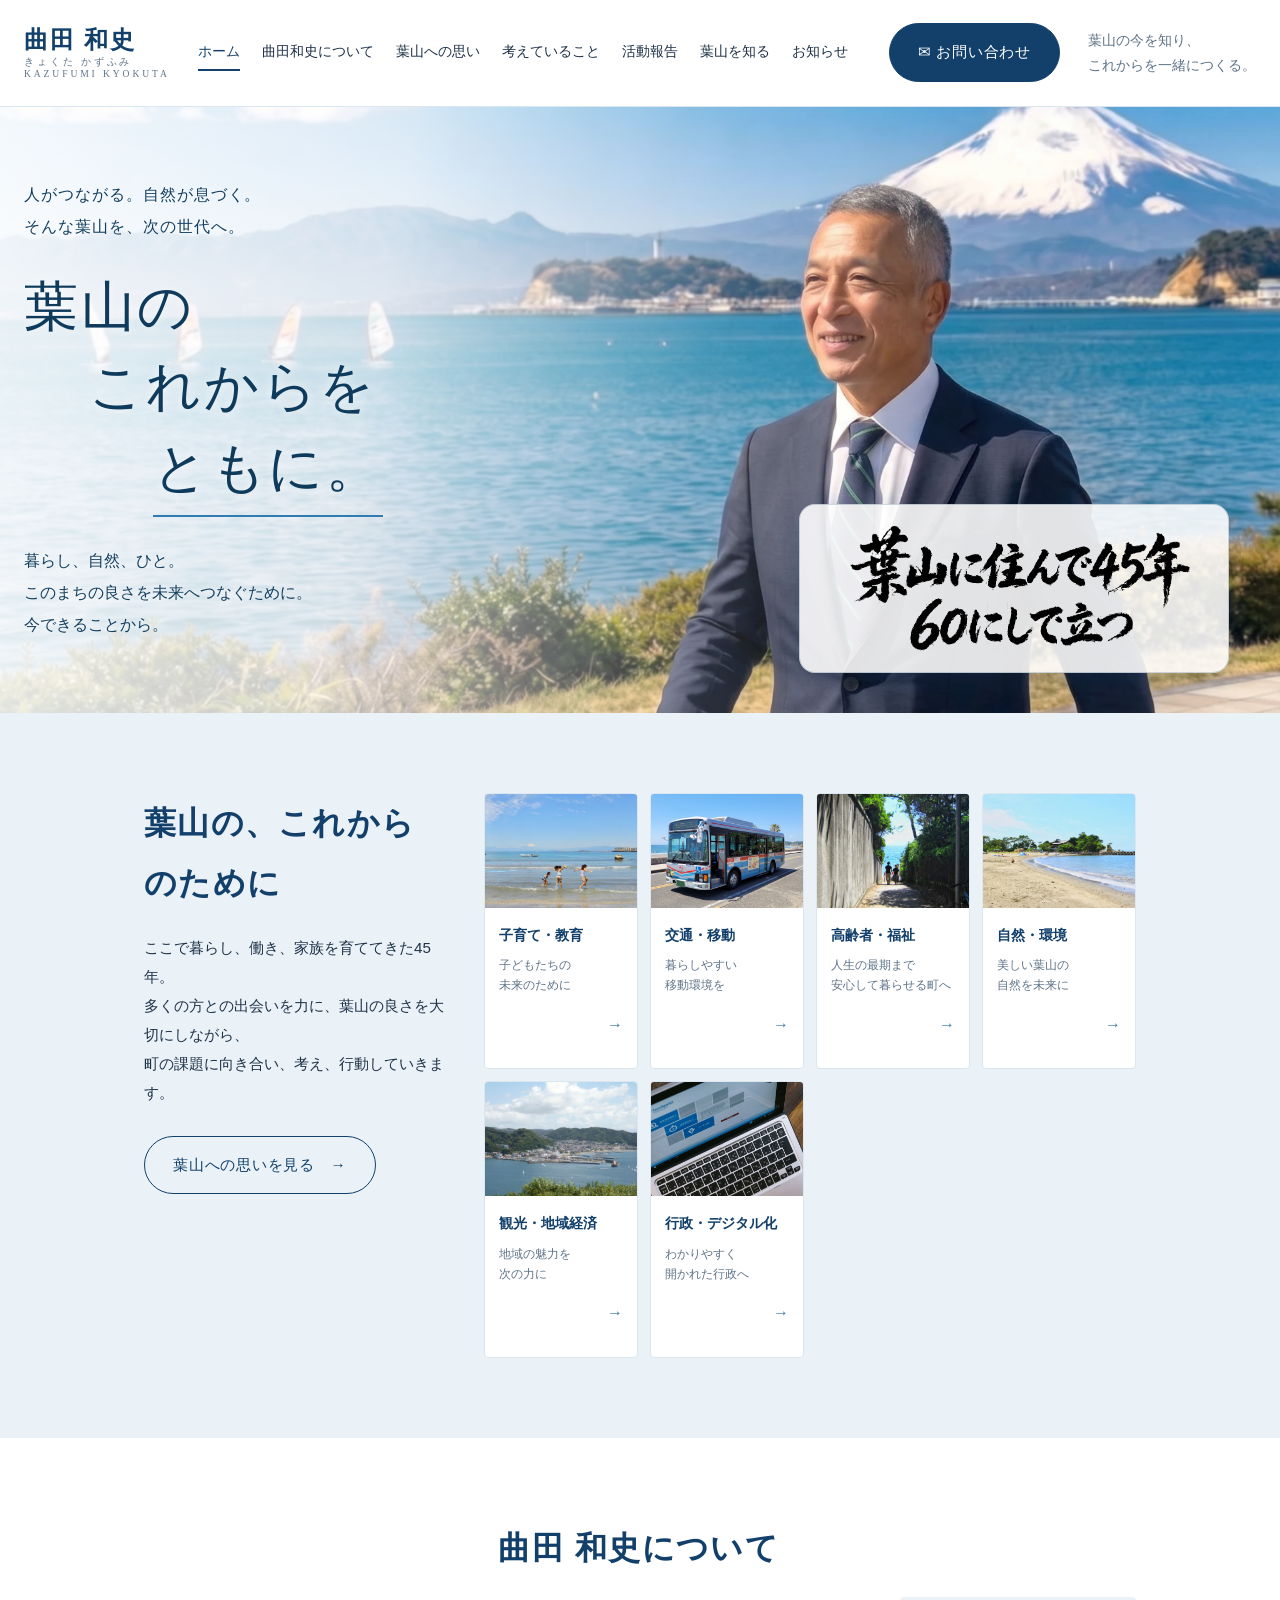
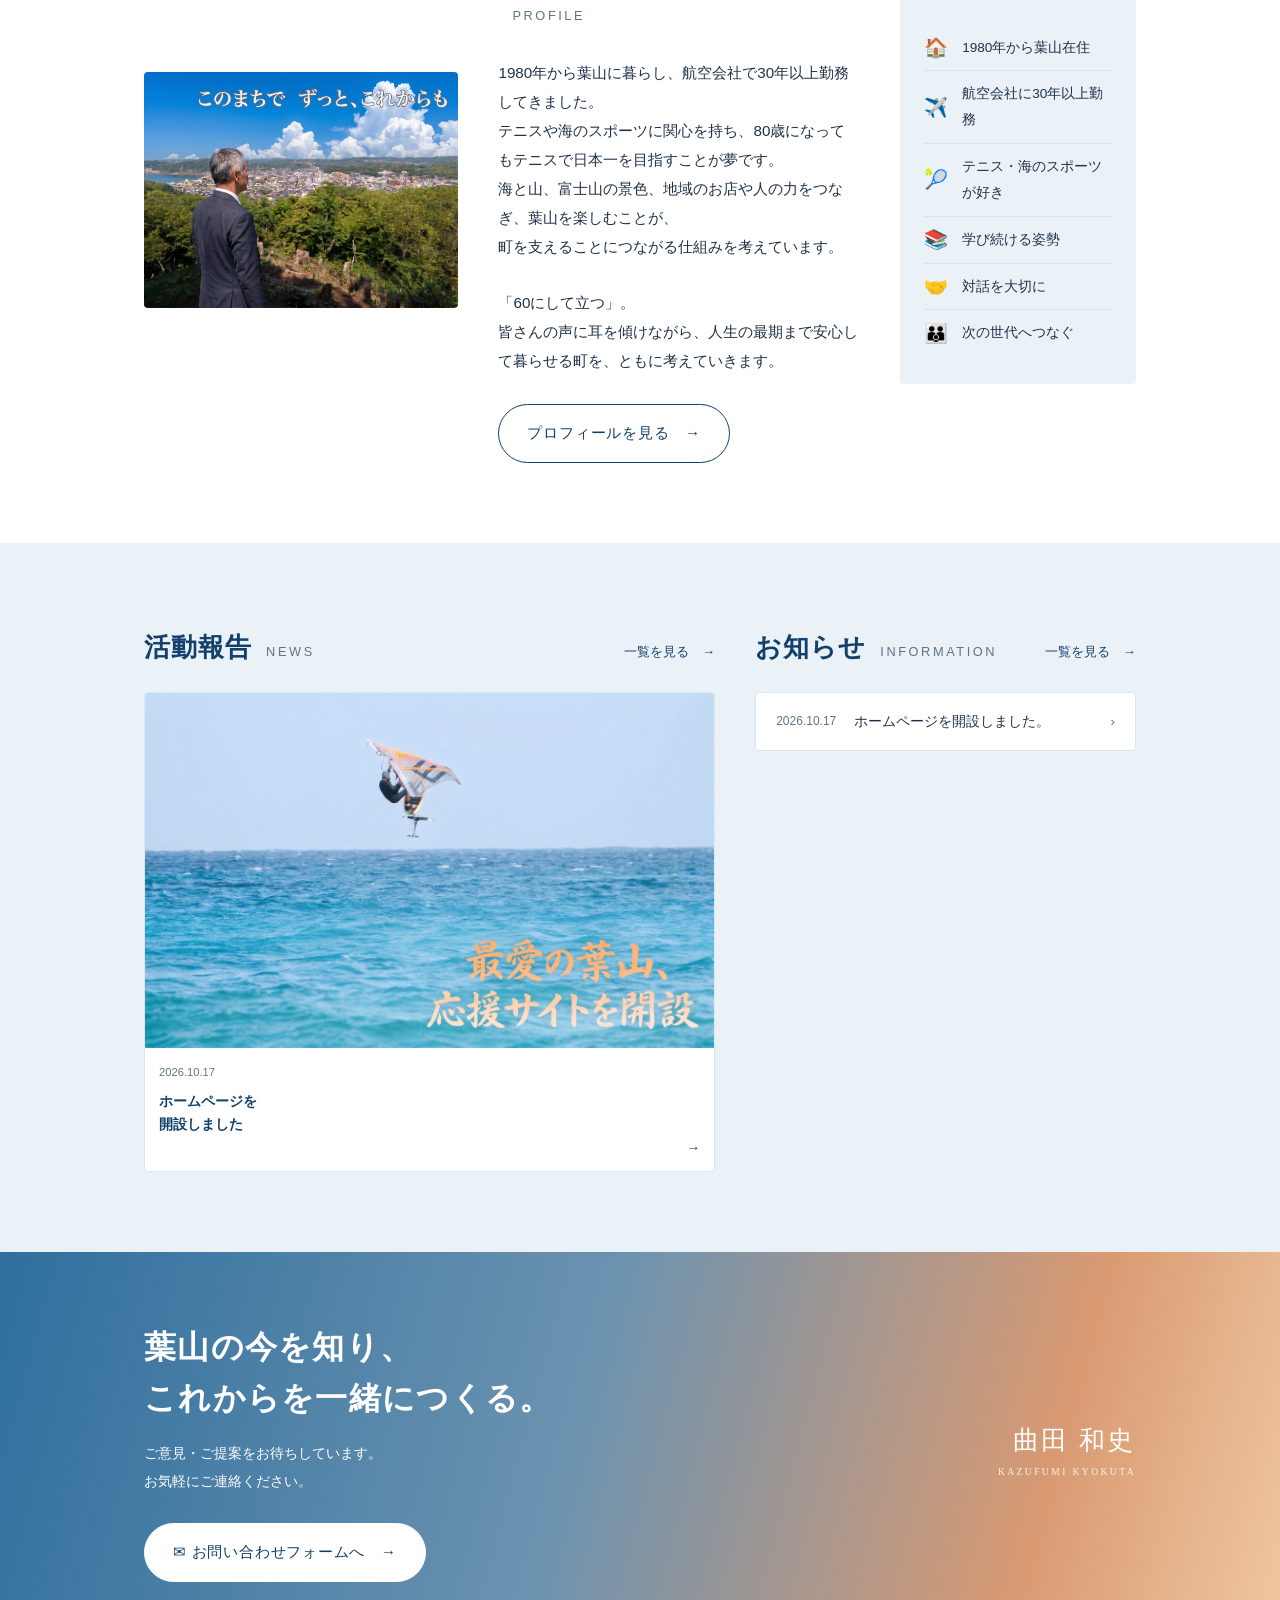
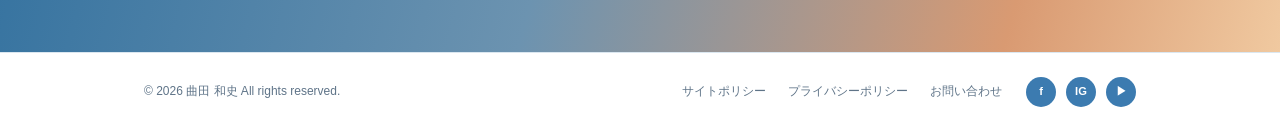
<file: index.html>
<!DOCTYPE html>
<html lang="ja">
<head>
  <meta charset="UTF-8">
  <meta name="viewport" content="width=device-width, initial-scale=1.0">
  <title>曲田 和史 | 葉山のこれからを、ともに。</title>
  <link rel="stylesheet" href="assets/css/common.css">
</head>
<body>

  <!-- ============ ヘッダー ============ -->
  <header class="header">
    <div class="header__inner">

      <a class="logo" href="#home">
        <span class="logo__name">曲田 和史</span>
        <span class="logo__kana">きょくた かずふみ</span>
        <span class="logo__roman">KAZUFUMI KYOKUTA</span>
      </a>

      <!-- スマホ用のメニューボタン。押すと下のナビが開く（JS の 1〜3 番） -->
      <button class="menu-btn" id="menuBtn" aria-label="メニューを開く">☰</button>

      <nav class="nav" id="nav">
        <ul class="nav__list">
          <li><a href="#home" class="is-current">ホーム</a></li>
          <li><a href="#profile">曲田和史について</a></li>
          <li><a href="#omoi">葉山への思い</a></li>
          <li><a href="#policy">考えていること</a></li>
          <li><a href="#news">活動報告</a></li>
          <li><a href="#hayama">葉山を知る</a></li>
          <li><a href="#info">お知らせ</a></li>
        </ul>
      </nav>

      <a class="btn btn--fill header__contact" href="#contact">✉ お問い合わせ</a>

      <p class="header__catch">葉山の今を知り、<br>これからを一緒につくる。</p>

    </div>
  </header>

  <!-- ============ ヒーロー（トップの大きな見せ場） ============ -->
  <section class="hero" id="home">

    <!-- メイン写真。assets/images フォルダに置いた画像ファイルを、パスで指定している。
         alt は写真が表示できないときに代わりに読まれる説明文なので、内容がわかるように書く -->
    <img class="hero__bg" src="assets/images/hero-kyokuta-portrait_2000x1324.png"
         alt="葉山の海辺に立つ曲田和史。背景に江ノ島と富士山、海にはウィンドサーフィン">

    <div class="hero__inner">

      <p class="hero__lead">
        人がつながる。自然が息づく。<br>
        そんな葉山を、次の世代へ。
      </p>

      <h1 class="hero__catch">
        <span>葉山の</span>
        <span>これからを</span>
        <span>ともに。</span>
      </h1>

      <p class="hero__sub">
        暮らし、自然、ひと。<br>
        このまちの良さを未来へつなぐために。<br>
        今できることから。
      </p>

    </div>

    <!-- 毛筆の文字は画像（背景が透明な PNG）で用意して貼る。
         alt に同じ文字を書いておくと、画像が表示できないときや読み上げのときに、文字として伝わる -->
    <div class="hero__badge">
      <img src="assets/images/calligraphy-45years-transparent_2466x875.png" alt="葉山に住んで 45年 60にして立つ">
    </div>
  </section>

  <!-- ============ 考えていること（政策） ============ -->
  <section class="section policy" id="policy">
    <div class="container policy__inner">

      <div class="policy__text">
        <h2 class="heading">葉山の、これからのために</h2>
        <p>
          ここで暮らし、働き、家族を育ててきた45年。<br>
          多くの方との出会いを力に、葉山の良さを大切にしながら、<br>
          町の課題に向き合い、考え、行動していきます。
        </p>
        <a class="btn btn--line" href="#omoi">葉山への思いを見る　→</a>
      </div>

      <div class="policy__cards">

        <a class="card" href="kosodate.html">
          <div class="photo">
            <img src="assets/images/beach-kids-fuji-view-licensed_2000x1333.jpeg"
                 alt="富士山を望む海辺で波打ち際を走る子どもたち"
                 style="width: 100%; height: 100%; object-fit: cover;">
          </div>
          <div class="card__body">
            <p class="card__title">子育て・教育</p>
            <p class="card__desc">子どもたちの<br>未来のために</p>
            <p class="card__arrow">→</p>
          </div>
        </a>

        <a class="card" href="kotsu.html">
          <div class="photo">
            <img src="assets/images/hayama-coast-route-bus-licensed_2730x1536.jpg"
                 alt="海沿いの道を走る路線バス"
                 style="width: 100%; height: 100%; object-fit: cover;">
          </div>
          <div class="card__body">
            <p class="card__title">交通・移動</p>
            <p class="card__desc">暮らしやすい<br>移動環境を</p>
            <p class="card__arrow">→</p>
          </div>
        </a>

        <a class="card" href="korei.html">
          <div class="photo">
            <img src="assets/images/coastal-path-couple-walking-licensed_2000x1335.jpeg"
                 alt="緑のトンネルを抜けた先に海が広がる小道を、手をつないで歩くご夫婦"
                 style="width: 100%; height: 100%; object-fit: cover;">
          </div>
          <div class="card__body">
            <p class="card__title">高齢者・福祉</p>
            <p class="card__desc">人生の最期まで<br>安心して暮らせる町へ</p>
            <p class="card__arrow">→</p>
          </div>
        </a>

        <a class="card" href="shizen.html">
          <div class="photo">
            <img src="assets/images/morito-beach-shrine-view-licensed_2000x1333.jpeg"
                 alt="緑に囲まれた社を望む、穏やかな葉山の海岸"
                 style="width: 100%; height: 100%; object-fit: cover;">
          </div>
          <div class="card__body">
            <p class="card__title">自然・環境</p>
            <p class="card__desc">美しい葉山の<br>自然を未来に</p>
            <p class="card__arrow">→</p>
          </div>
        </a>

        <a class="card" href="kanko.html">
          <div class="photo">
            <img src="assets/images/hayama-marina-port-view-licensed_3648x2736.jpg"
                 alt="ヨットが浮かぶ葉山港と、山あいに広がる町並み"
                 style="width: 100%; height: 100%; object-fit: cover;">
          </div>
          <div class="card__body">
            <p class="card__title">観光・地域経済</p>
            <p class="card__desc">地域の魅力を<br>次の力に</p>
            <p class="card__arrow">→</p>
          </div>
        </a>

        <a class="card" href="gyosei.html">
          <div class="photo">
            <img src="assets/images/laptop-keyboard-online-procedure-licensed_2502x1696.jpg"
                 alt="ノートパソコンの画面で行政手続きの案内を見るようす"
                 style="width: 100%; height: 100%; object-fit: cover;">
          </div>
          <div class="card__body">
            <p class="card__title">行政・デジタル化</p>
            <p class="card__desc">わかりやすく<br>開かれた行政へ</p>
            <p class="card__arrow">→</p>
          </div>
        </a>

      </div>
    </div>
  </section>

  <!-- ============ 曲田 和史について（プロフィール） ============ -->
  <section class="section profile" id="profile">
    <div class="container profile__inner">

      <div class="profile__figure" style="aspect-ratio: 4 / 3;">
        <div class="photo" style="width: 100%; height: 100%;">
          <img src="assets/images/kyokuta-hillside-town-view-licensed_2390x1792.jpg"
               alt="緑の高台から葉山の街並みを見つめる曲田和史。「このまちで ずっと、これからも」の文字入り"
               style="width: 100%; height: 100%; object-fit: cover;">
        </div>
      </div>

      <div class="profile__text">
        <h2 class="heading">曲田 和史について<span class="heading-en">PROFILE</span></h2>
        <p>
          1980年から葉山に暮らし、航空会社で30年以上勤務してきました。<br>
          テニスや海のスポーツに関心を持ち、80歳になってもテニスで日本一を目指すことが夢です。<br>
          海と山、富士山の景色、地域のお店や人の力をつなぎ、葉山を楽しむことが、<br>
          町を支えることにつながる仕組みを考えています。
        </p>
        <p>
          「60にして立つ」。<br>
          皆さんの声に耳を傾けながら、人生の最期まで安心して暮らせる町を、ともに考えていきます。
        </p>
        <a class="btn btn--line" href="profile.html">プロフィールを見る　→</a>
      </div>

      <!-- アイコンは絵文字（ただの文字）を使っているので、外部のライブラリはいらない -->
      <ul class="profile__points">
        <li><span class="icon">🏠</span>1980年から葉山在住</li>
        <li><span class="icon">✈️</span>航空会社に30年以上勤務</li>
        <li><span class="icon">🎾</span>テニス・海のスポーツが好き</li>
        <li><span class="icon">📚</span>学び続ける姿勢</li>
        <li><span class="icon">🤝</span>対話を大切に</li>
        <li><span class="icon">👪</span>次の世代へつなぐ</li>
      </ul>

    </div>
  </section>

  <!-- ============ 活動報告 ＋ お知らせ ============ -->
  <section class="section news" id="news">
    <div class="container news__inner">

      <div id="omoi">
        <div class="news__head">
          <h2 class="heading">活動報告<span class="heading-en">NEWS</span></h2>
          <a class="link-more" href="#news">一覧を見る　→</a>
        </div>

        <div class="news__cards">

          <a class="card news__card" href="#news">
            <div class="photo">
              <img src="assets/images/hayama-support-site-launch-wingjump_2390x1792.jpg"
                   alt="ウイングフォイルでジャンプする曲田和史と「最愛の葉山、応援サイトを開設」の文字"
                   style="width: 100%; height: 100%; object-fit: cover; object-position: center bottom;">
            </div>
            <div class="card__body">
              <time datetime="2026-10-17">2026.10.17</time>
              <p>ホームページを<br>開設しました</p>
              <p class="card__arrow">→</p>
            </div>
          </a>

        </div>
      </div>

      <div id="info">
        <div class="news__head">
          <h2 class="heading">お知らせ<span class="heading-en">INFORMATION</span></h2>
          <a class="link-more" href="#info">一覧を見る　→</a>
        </div>

        <ul class="info__list">
          <li><a href="#info"><time datetime="2026-10-17">2026.10.17</time>ホームページを開設しました。<span class="arrow">›</span></a></li>
        </ul>
      </div>

    </div>
  </section>

  <!-- ============ お問い合わせへの呼びかけ ============ -->
  <section class="cta" id="contact">
    <div class="container cta__inner">

      <div>
        <h2 class="cta__title">
          葉山の今を知り、<br>
          これからを一緒につくる。
        </h2>
        <p class="cta__text">
          ご意見・ご提案をお待ちしています。<br>
          お気軽にご連絡ください。
        </p>
        <a class="btn btn--white" href="#contact">✉ お問い合わせフォームへ　→</a>
      </div>

      <p class="cta__sign" id="hayama">
        <strong>曲田 和史</strong>
        <small>KAZUFUMI KYOKUTA</small>
      </p>

    </div>
  </section>

  <!-- ============ フッター ============ -->
  <footer class="footer">
    <div class="container footer__inner">

      <p style="margin: 0;">© 2026 曲田 和史 All rights reserved.</p>

      <ul class="footer__links">
        <li><a href="sitepolicy.html">サイトポリシー</a></li>
        <li><a href="privacypolicy.html">プライバシーポリシー</a></li>
        <li><a href="#contact">お問い合わせ</a></li>
      </ul>

      <ul class="footer__sns">
        <li><a href="#" aria-label="Facebook">f</a></li>
        <li><a href="#" aria-label="Instagram">IG</a></li>
        <li><a href="#" aria-label="YouTube">▶</a></li>
      </ul>

    </div>
  </footer>

  <!-- 右下に固定される「上に戻る」ボタン -->
  <button class="to-top" id="toTopBtn" aria-label="ページの先頭へ戻る">↑</button>

  <script>
    // 1. スマホ用のメニューボタンと、開け閉めしたいナビを探しておく
    const menuBtn = document.getElementById("menuBtn");
    const nav = document.getElementById("nav");

    // 2. メニューボタンがクリックされたら、ナビに is-open という印を付け外しする
    //    （classList.toggle は「付いていなければ付ける／付いていれば外す」という便利な命令）
    menuBtn.addEventListener("click", function () {
      nav.classList.toggle("is-open");
    });

    // 3. ナビの中のリンクが押されたら、開いたメニューを閉じる
    //    querySelectorAll で「当てはまるものすべて」を集め、forEach で 1つずつ処理する
    nav.querySelectorAll("a").forEach(function (link) {
      link.addEventListener("click", function () {
        nav.classList.remove("is-open");
      });
    });

    // 4. 右下の「上に戻る」ボタンを探しておく
    const toTopBtn = document.getElementById("toTopBtn");

    // 5. ページがスクロールされるたびに、中括弧の中を実行する
    //    window.scrollY は「今どれくらい下までスクロールしたか」を px であらわす数
    window.addEventListener("scroll", function () {
      if (window.scrollY > 400) {
        toTopBtn.classList.add("is-visible");     // 400px より下なら、ボタンを表示する
      } else {
        toTopBtn.classList.remove("is-visible");  // それより上なら、ボタンを隠す
      }
    });

    // 6. 「上に戻る」ボタンがクリックされたら、ページの先頭（top: 0）までなめらかに動かす
    toTopBtn.addEventListener("click", function () {
      window.scrollTo({ top: 0, behavior: "smooth" });
    });

    // 7. SNSのアイコンがクリックされたら、まだ準備中であることを知らせる
    //    forEach で3つのアイコンすべてに同じ処理をつける
    document.querySelectorAll(".footer__sns a").forEach(function (link) {
      link.addEventListener("click", function (event) {
        event.preventDefault();  // リンク先へ移動しようとするのを止める
        alert("SNSアカウントは現在準備中です。");
      });
    });
  </script>

</body>
</html>
</file>
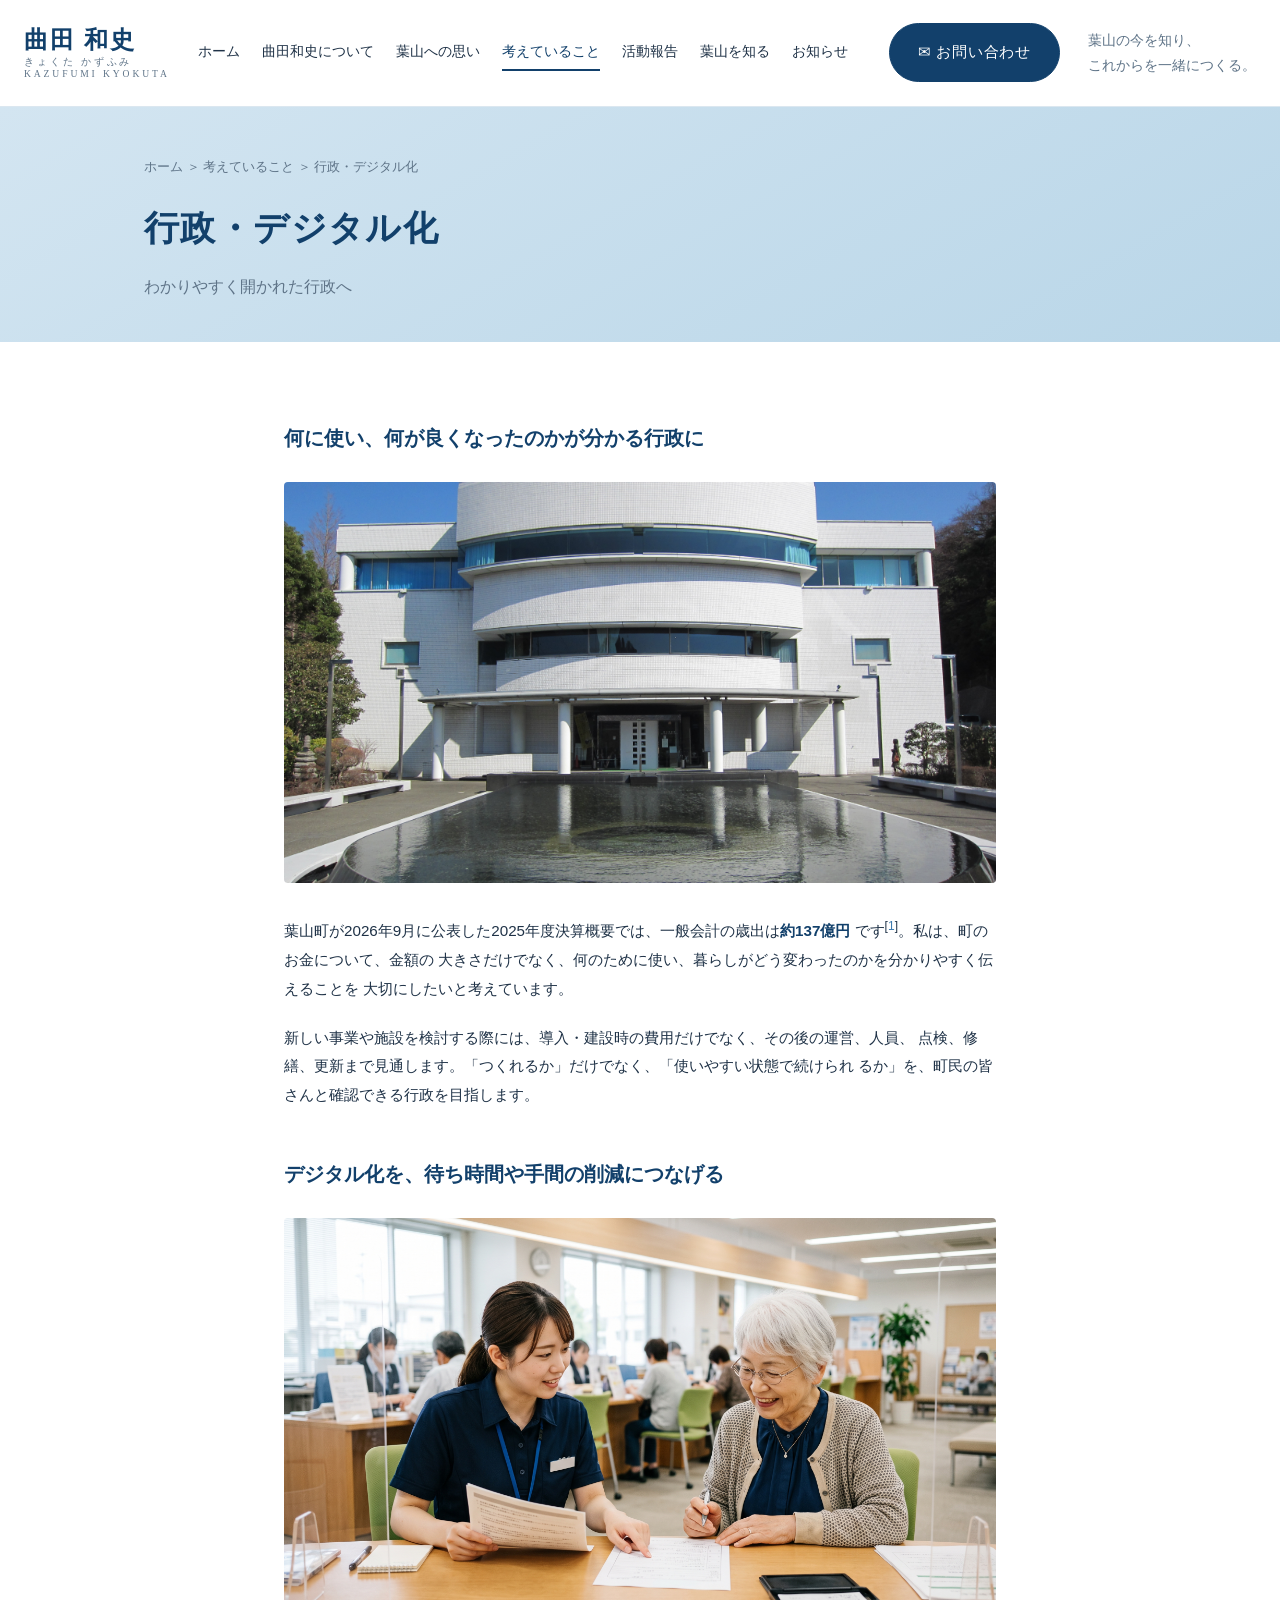
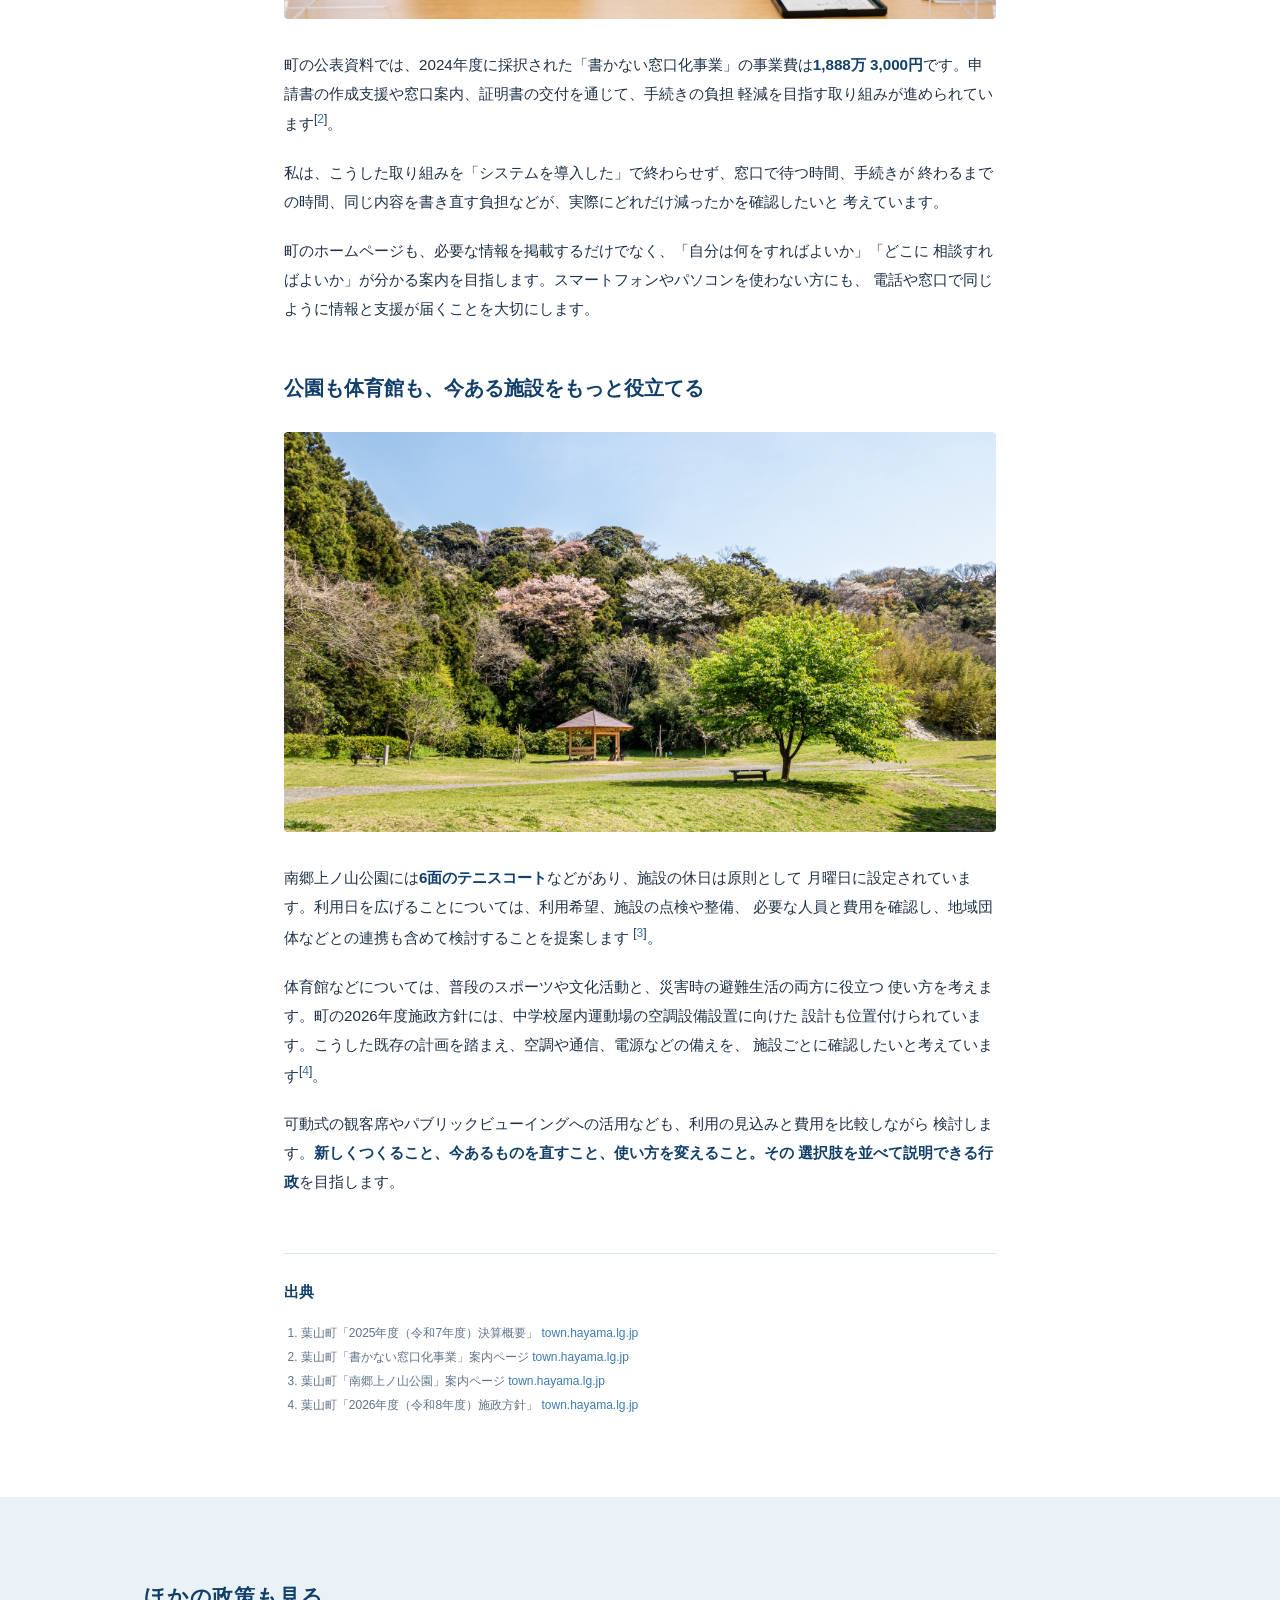
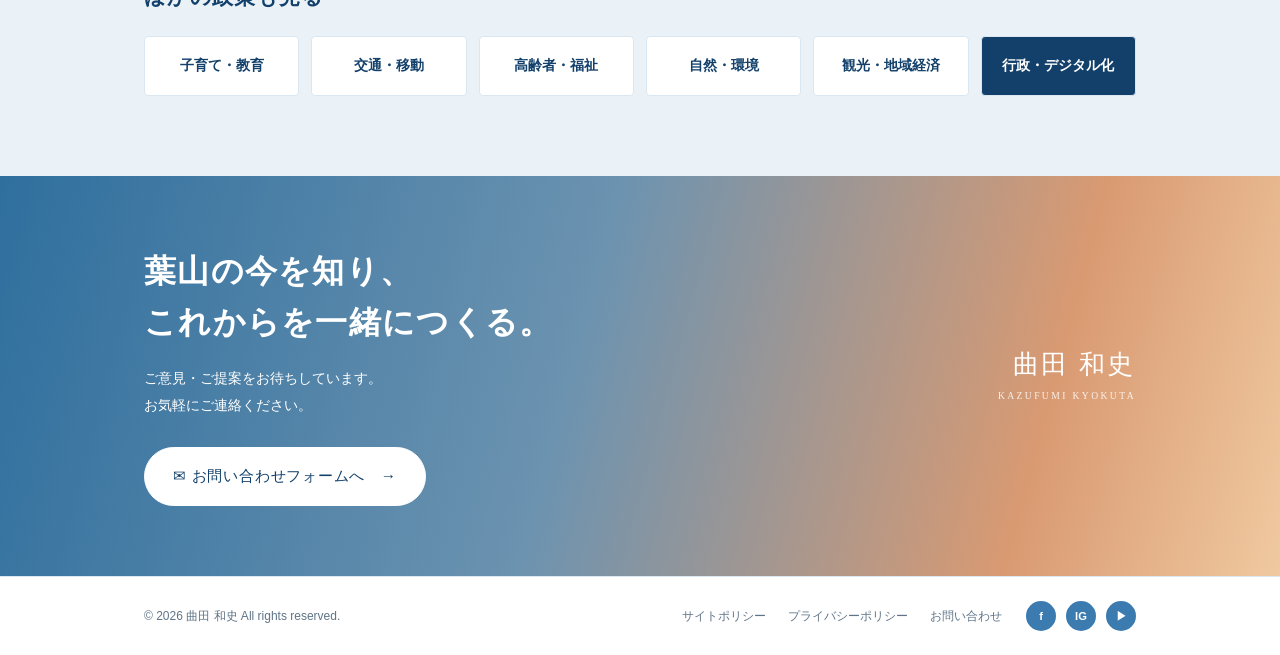
<file: gyosei.html>
<!DOCTYPE html>
<html lang="ja">
<head>
  <meta charset="UTF-8">
  <meta name="viewport" content="width=device-width, initial-scale=1.0">
  <title>行政・デジタル化 | 曲田 和史</title>
  <link rel="stylesheet" href="assets/css/common.css">
</head>
<body>

  <!-- ============ ヘッダー（トップページと同じもの） ============ -->
  <header class="header">
    <div class="header__inner">

      <a class="logo" href="index.html#home">
        <span class="logo__name">曲田 和史</span>
        <span class="logo__kana">きょくた かずふみ</span>
        <span class="logo__roman">KAZUFUMI KYOKUTA</span>
      </a>

      <button class="menu-btn" id="menuBtn" aria-label="メニューを開く">☰</button>

      <nav class="nav" id="nav">
        <ul class="nav__list">
          <li><a href="index.html#home">ホーム</a></li>
          <li><a href="index.html#profile">曲田和史について</a></li>
          <li><a href="index.html#omoi">葉山への思い</a></li>
          <li><a href="index.html#policy" class="is-current">考えていること</a></li>
          <li><a href="index.html#news">活動報告</a></li>
          <li><a href="index.html#hayama">葉山を知る</a></li>
          <li><a href="index.html#info">お知らせ</a></li>
        </ul>
      </nav>

      <a class="btn btn--fill header__contact" href="index.html#contact">✉ お問い合わせ</a>

      <p class="header__catch">葉山の今を知り、<br>これからを一緒につくる。</p>

    </div>
  </header>

  <!-- ============ ページ見出し ============ -->
  <section class="page-hero">
    <div class="container">
      <p class="breadcrumb">
        <a href="index.html#home">ホーム</a> ＞
        <a href="index.html#policy">考えていること</a> ＞
        行政・デジタル化
      </p>
      <h1 class="page-hero__title">行政・デジタル化</h1>
      <p class="page-hero__lead">わかりやすく開かれた行政へ</p>
    </div>
  </section>

  <!-- ============ 本文 ============ -->
  <section class="section detail">
    <div class="container detail__inner">

      <h3>何に使い、何が良くなったのかが分かる行政に</h3>

      <div class="photo">
        <img src="assets/images/hayama-town-hall-facade-fountain-licensed_3648x2736.jpg"
             alt="噴水の向こうに建つ葉山町役場の庁舎"
             style="width: 100%; height: 100%; object-fit: cover;">
      </div>

      <p>
        葉山町が2026年9月に公表した2025年度決算概要では、一般会計の歳出は<strong>約137億円</strong>
        です<span class="cite">[<a href="#src1">1</a>]</span>。私は、町のお金について、金額の
        大きさだけでなく、何のために使い、暮らしがどう変わったのかを分かりやすく伝えることを
        大切にしたいと考えています。
      </p>

      <p>
        新しい事業や施設を検討する際には、導入・建設時の費用だけでなく、その後の運営、人員、
        点検、修繕、更新まで見通します。「つくれるか」だけでなく、「使いやすい状態で続けられ
        るか」を、町民の皆さんと確認できる行政を目指します。
      </p>

      <h3>デジタル化を、待ち時間や手間の削減につなげる</h3>

      <div class="photo">
        <img src="assets/images/madoguchi-staff-elderly-support_2752x1536.jpg"
             alt="窓口で職員が書類を指さしながら、ご年配の方に手続きを説明するようす"
             style="width: 100%; height: 100%; object-fit: cover;">
      </div>

      <p>
        町の公表資料では、2024年度に採択された「書かない窓口化事業」の事業費は<strong>1,888万
        3,000円</strong>です。申請書の作成支援や窓口案内、証明書の交付を通じて、手続きの負担
        軽減を目指す取り組みが進められています<span class="cite">[<a href="#src2">2</a>]</span>。
      </p>

      <p>
        私は、こうした取り組みを「システムを導入した」で終わらせず、窓口で待つ時間、手続きが
        終わるまでの時間、同じ内容を書き直す負担などが、実際にどれだけ減ったかを確認したいと
        考えています。
      </p>

      <p>
        町のホームページも、必要な情報を掲載するだけでなく、「自分は何をすればよいか」「どこに
        相談すればよいか」が分かる案内を目指します。スマートフォンやパソコンを使わない方にも、
        電話や窓口で同じように情報と支援が届くことを大切にします。
      </p>

      <h3>公園も体育館も、今ある施設をもっと役立てる</h3>

      <div class="photo">
        <img src="assets/images/nango-kaminoyama-park-lawn-gazebo-licensed_1920x1280.jpg"
             alt="桜の咲く山を背に、東屋とベンチが並ぶ南郷上ノ山公園の芝生広場"
             style="width: 100%; height: 100%; object-fit: cover;">
      </div>

      <p>
        南郷上ノ山公園には<strong>6面のテニスコート</strong>などがあり、施設の休日は原則として
        月曜日に設定されています。利用日を広げることについては、利用希望、施設の点検や整備、
        必要な人員と費用を確認し、地域団体などとの連携も含めて検討することを提案します
        <span class="cite">[<a href="#src3">3</a>]</span>。
      </p>

      <p>
        体育館などについては、普段のスポーツや文化活動と、災害時の避難生活の両方に役立つ
        使い方を考えます。町の2026年度施政方針には、中学校屋内運動場の空調設備設置に向けた
        設計も位置付けられています。こうした既存の計画を踏まえ、空調や通信、電源などの備えを、
        施設ごとに確認したいと考えています<span class="cite">[<a href="#src4">4</a>]</span>。
      </p>

      <p>
        可動式の観客席やパブリックビューイングへの活用なども、利用の見込みと費用を比較しながら
        検討します。<strong>新しくつくること、今あるものを直すこと、使い方を変えること。その
        選択肢を並べて説明できる行政</strong>を目指します。
      </p>

      <!-- ============ 出典 ============ -->
      <div class="sources">
        <h2>出典</h2>
        <ol>
          <li id="src1">葉山町「2025年度（令和7年度）決算概要」
            <a href="https://www.town.hayama.lg.jp/material/files/group/3/2025R07_kessan.pdf" target="_blank" rel="noopener">town.hayama.lg.jp</a>
          </li>
          <li id="src2">葉山町「書かない窓口化事業」案内ページ
            <a href="https://www.town.hayama.lg.jp/soshiki/soumu/keikaku/2/DX/16868.html" target="_blank" rel="noopener">town.hayama.lg.jp</a>
          </li>
          <li id="src3">葉山町「南郷上ノ山公園」案内ページ
            <a href="https://www.town.hayama.lg.jp/asobi/kouen/5776.html" target="_blank" rel="noopener">town.hayama.lg.jp</a>
          </li>
          <li id="src4">葉山町「2026年度（令和8年度）施政方針」
            <a href="https://www.town.hayama.lg.jp/soshiki/seisaku/12/houshin/16461.html" target="_blank" rel="noopener">town.hayama.lg.jp</a>
          </li>
        </ol>
      </div>

    </div>
  </section>

  <!-- ============ ほかの政策も見る ============ -->
  <section class="section policy-nav">
    <div class="container">
      <h2 class="heading" style="font-size: 1.3rem;">ほかの政策も見る</h2>
      <div class="policy-nav__grid">
        <a href="kosodate.html">子育て・教育</a>
        <a href="kotsu.html">交通・移動</a>
        <a href="korei.html">高齢者・福祉</a>
        <a href="shizen.html">自然・環境</a>
        <a href="kanko.html">観光・地域経済</a>
        <a href="gyosei.html" class="is-current">行政・デジタル化</a>
      </div>
    </div>
  </section>

  <!-- ============ お問い合わせへの呼びかけ ============ -->
  <section class="cta" id="contact">
    <div class="container cta__inner">

      <div>
        <h2 class="cta__title">
          葉山の今を知り、<br>
          これからを一緒につくる。
        </h2>
        <p class="cta__text">
          ご意見・ご提案をお待ちしています。<br>
          お気軽にご連絡ください。
        </p>
        <a class="btn btn--white" href="index.html#contact">✉ お問い合わせフォームへ　→</a>
      </div>

      <p class="cta__sign">
        <strong>曲田 和史</strong>
        <small>KAZUFUMI KYOKUTA</small>
      </p>

    </div>
  </section>

  <!-- ============ フッター ============ -->
  <footer class="footer">
    <div class="container footer__inner">

      <p style="margin: 0;">© 2026 曲田 和史 All rights reserved.</p>

      <ul class="footer__links">
        <li><a href="sitepolicy.html">サイトポリシー</a></li>
        <li><a href="privacypolicy.html">プライバシーポリシー</a></li>
        <li><a href="index.html#contact">お問い合わせ</a></li>
      </ul>

      <ul class="footer__sns">
        <li><a href="#" aria-label="Facebook">f</a></li>
        <li><a href="#" aria-label="Instagram">IG</a></li>
        <li><a href="#" aria-label="YouTube">▶</a></li>
      </ul>

    </div>
  </footer>

  <!-- 右下に固定される「上に戻る」ボタン -->
  <button class="to-top" id="toTopBtn" aria-label="ページの先頭へ戻る">↑</button>

  <script>
    const menuBtn = document.getElementById("menuBtn");
    const nav = document.getElementById("nav");

    menuBtn.addEventListener("click", function () {
      nav.classList.toggle("is-open");
    });

    nav.querySelectorAll("a").forEach(function (link) {
      link.addEventListener("click", function () {
        nav.classList.remove("is-open");
      });
    });

    const toTopBtn = document.getElementById("toTopBtn");

    window.addEventListener("scroll", function () {
      if (window.scrollY > 400) {
        toTopBtn.classList.add("is-visible");
      } else {
        toTopBtn.classList.remove("is-visible");
      }
    });

    toTopBtn.addEventListener("click", function () {
      window.scrollTo({ top: 0, behavior: "smooth" });
    });

    // 7. SNSのアイコンがクリックされたら、まだ準備中であることを知らせる
    //    forEach で3つのアイコンすべてに同じ処理をつける
    document.querySelectorAll(".footer__sns a").forEach(function (link) {
      link.addEventListener("click", function (event) {
        event.preventDefault();  // リンク先へ移動しようとするのを止める
        alert("SNSアカウントは現在準備中です。");
      });
    });
  </script>

</body>
</html>
</file>
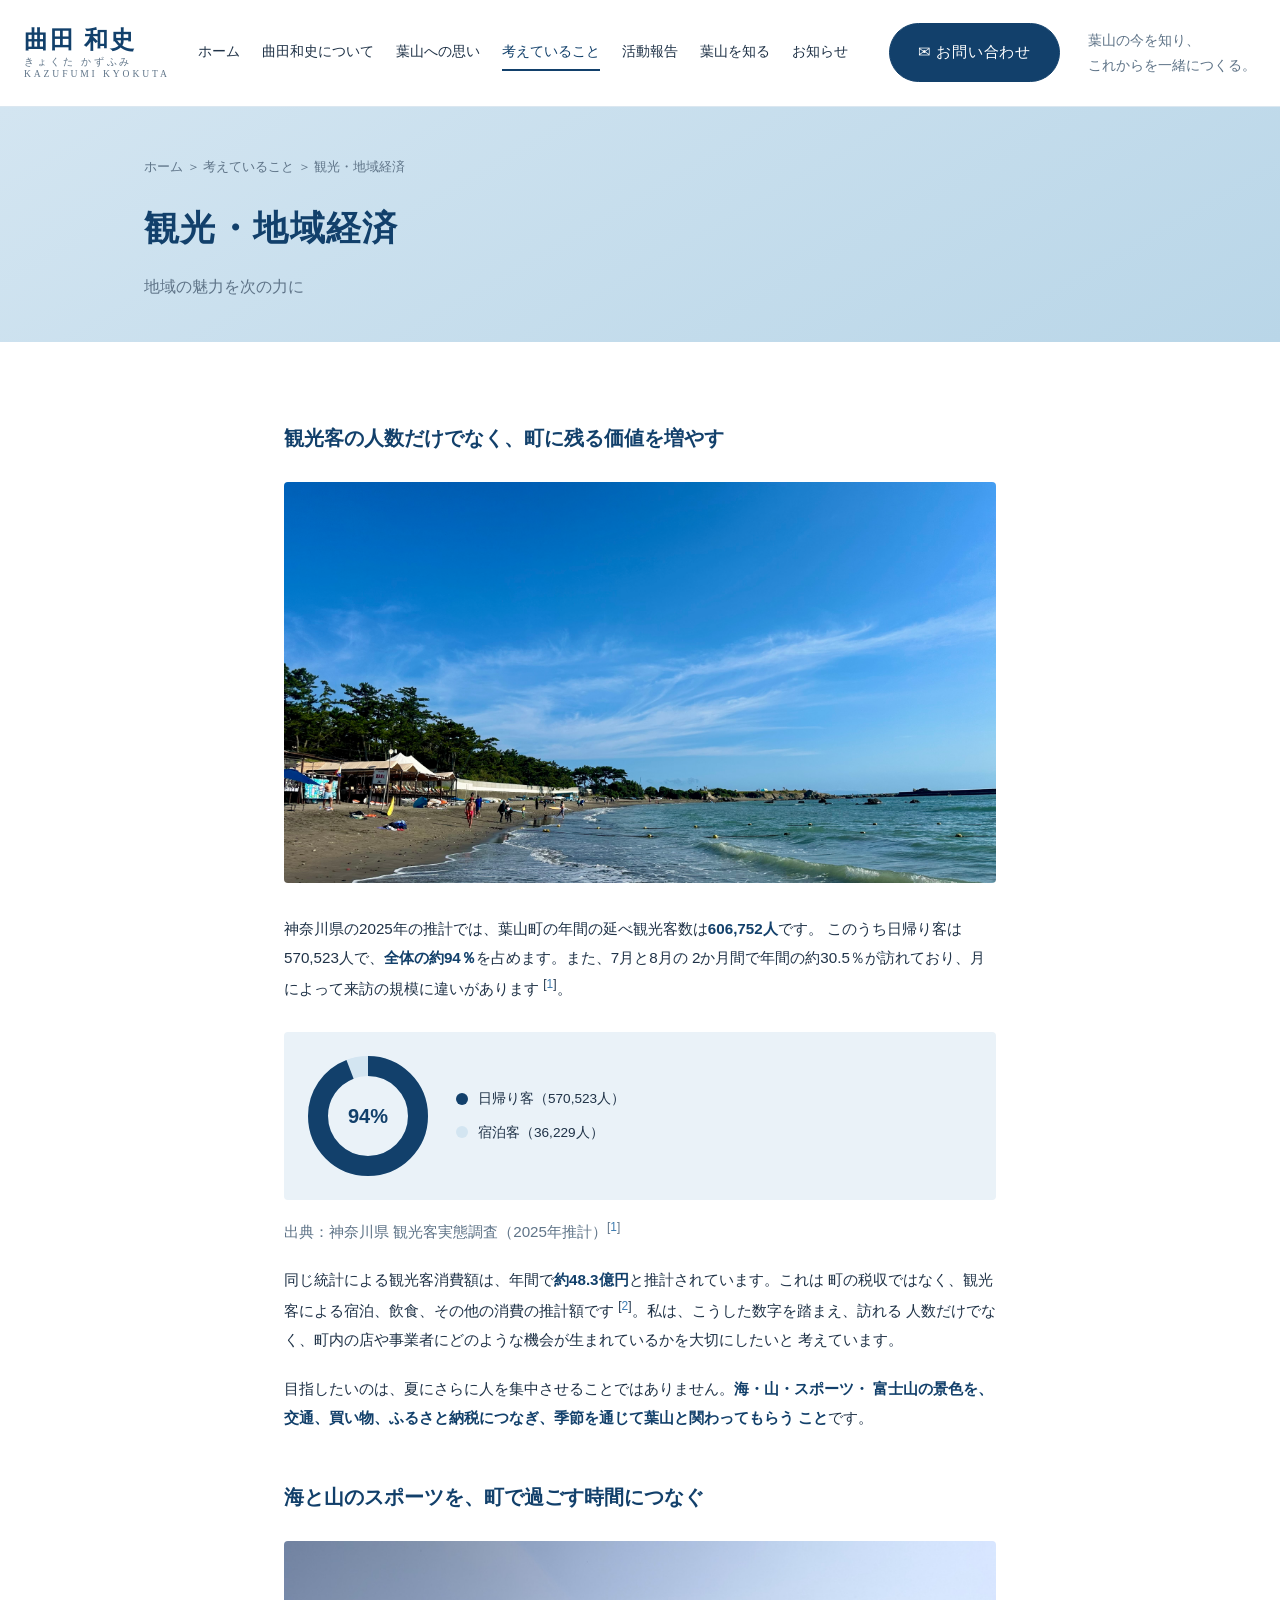
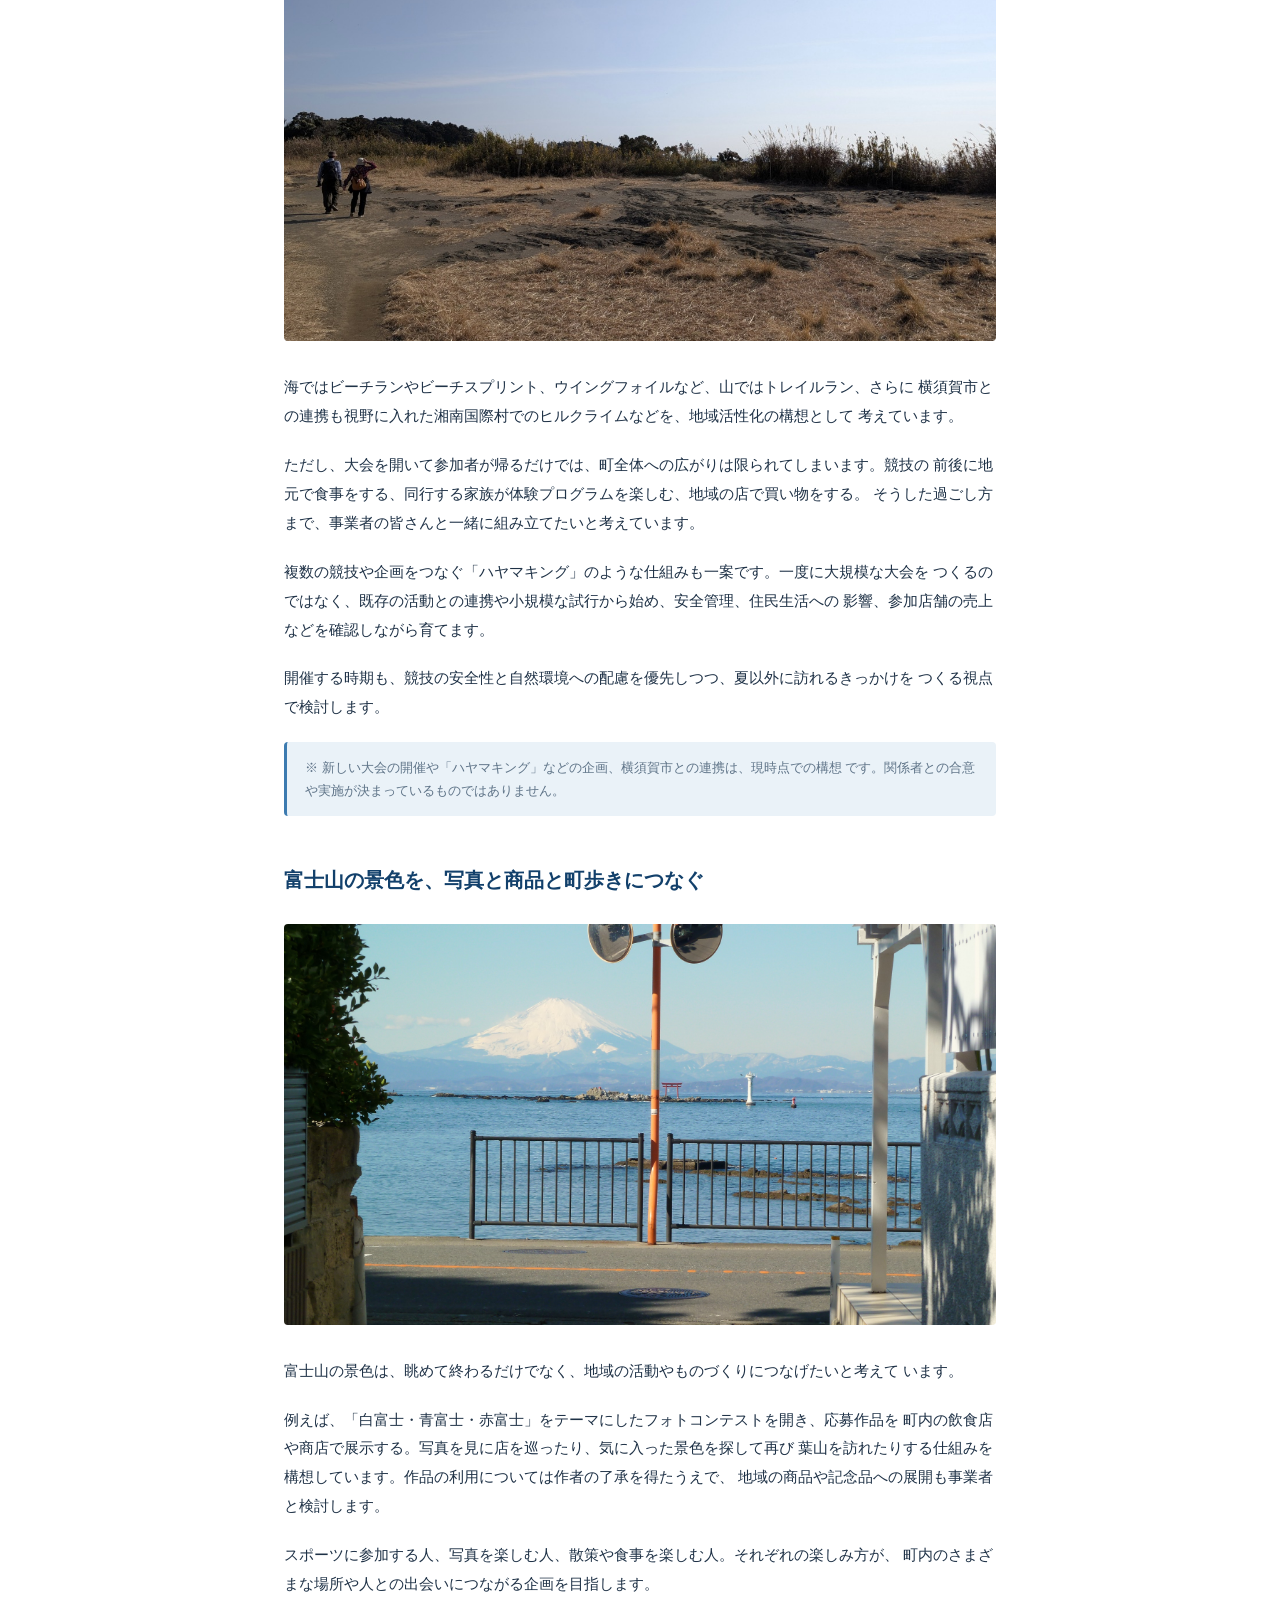
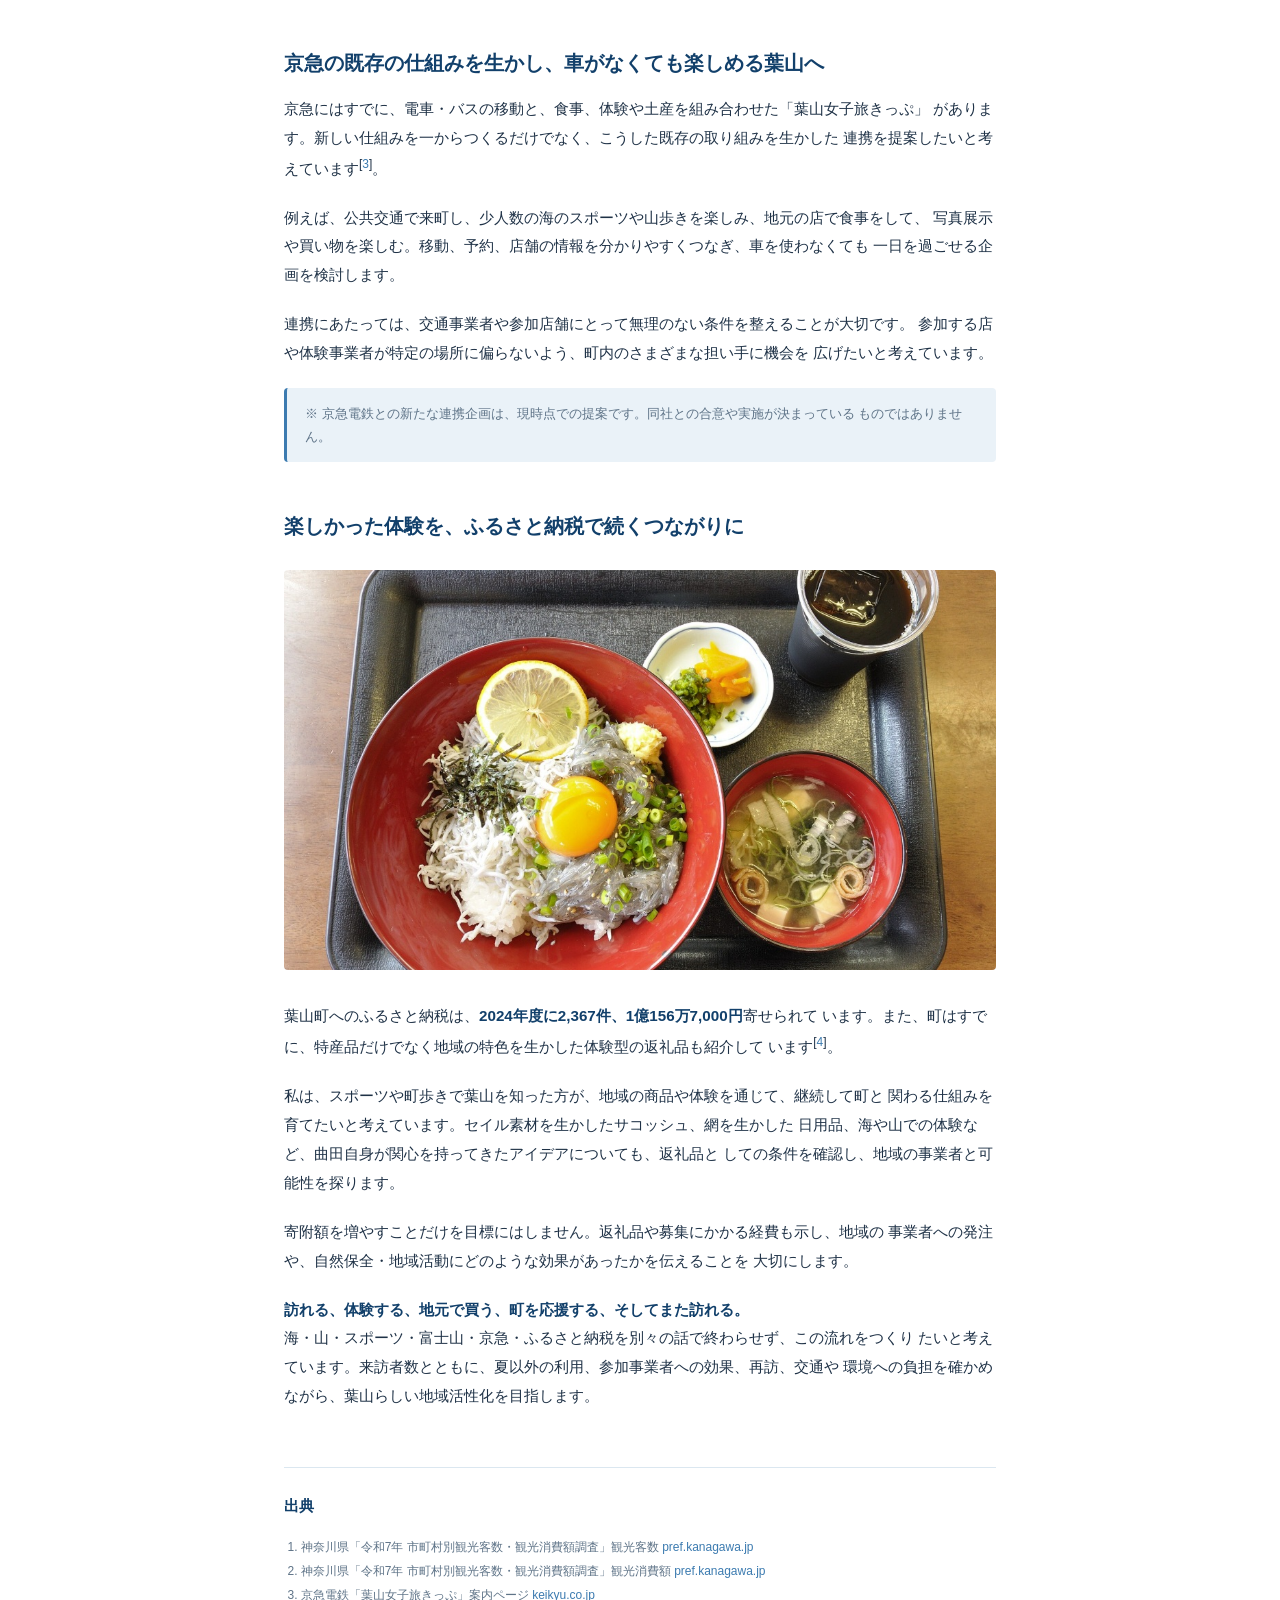
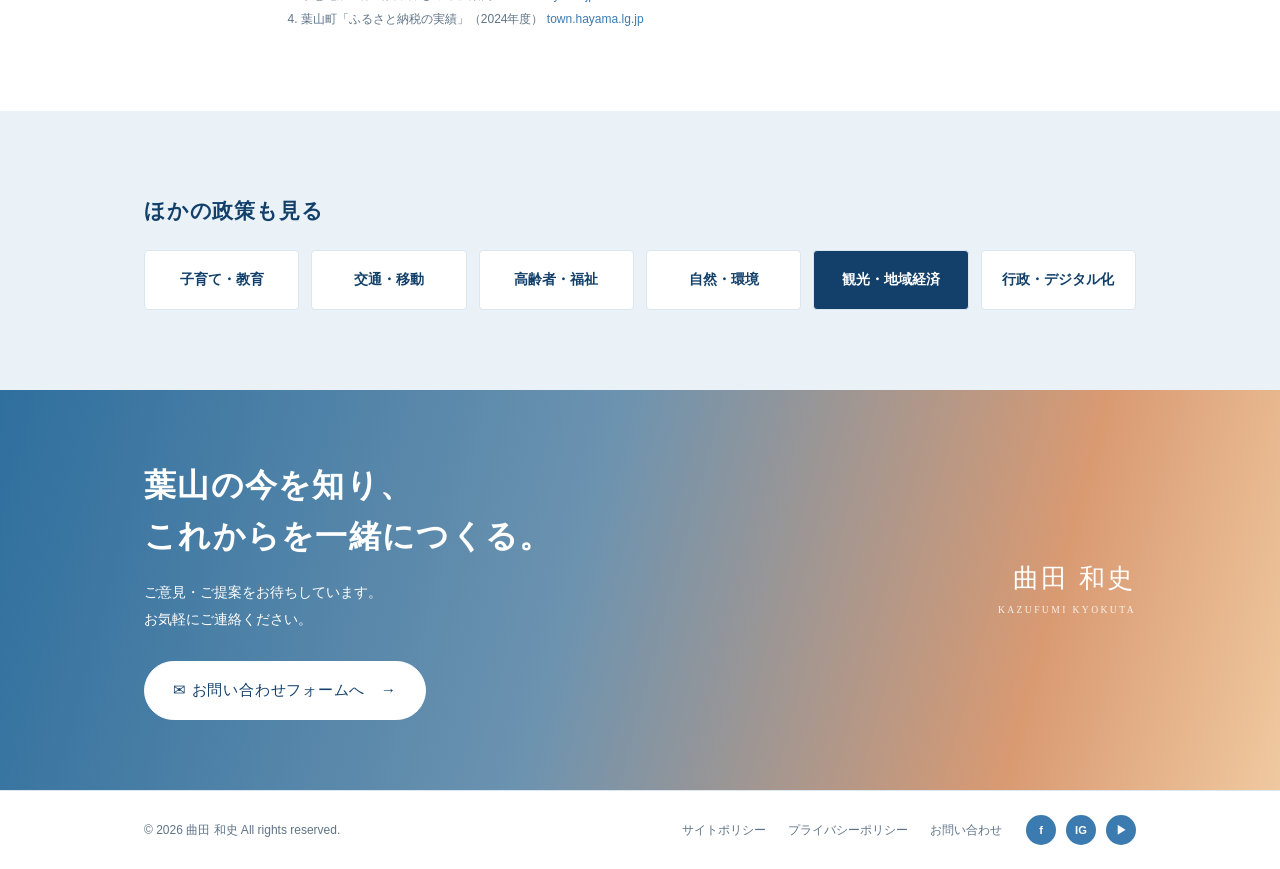
<file: kanko.html>
<!DOCTYPE html>
<html lang="ja">
<head>
  <meta charset="UTF-8">
  <meta name="viewport" content="width=device-width, initial-scale=1.0">
  <title>観光・地域経済 | 曲田 和史</title>
  <link rel="stylesheet" href="assets/css/common.css">
</head>
<body>

  <!-- ============ ヘッダー（トップページと同じもの） ============ -->
  <header class="header">
    <div class="header__inner">

      <a class="logo" href="index.html#home">
        <span class="logo__name">曲田 和史</span>
        <span class="logo__kana">きょくた かずふみ</span>
        <span class="logo__roman">KAZUFUMI KYOKUTA</span>
      </a>

      <button class="menu-btn" id="menuBtn" aria-label="メニューを開く">☰</button>

      <nav class="nav" id="nav">
        <ul class="nav__list">
          <li><a href="index.html#home">ホーム</a></li>
          <li><a href="index.html#profile">曲田和史について</a></li>
          <li><a href="index.html#omoi">葉山への思い</a></li>
          <li><a href="index.html#policy" class="is-current">考えていること</a></li>
          <li><a href="index.html#news">活動報告</a></li>
          <li><a href="index.html#hayama">葉山を知る</a></li>
          <li><a href="index.html#info">お知らせ</a></li>
        </ul>
      </nav>

      <a class="btn btn--fill header__contact" href="index.html#contact">✉ お問い合わせ</a>

      <p class="header__catch">葉山の今を知り、<br>これからを一緒につくる。</p>

    </div>
  </header>

  <!-- ============ ページ見出し ============ -->
  <section class="page-hero">
    <div class="container">
      <p class="breadcrumb">
        <a href="index.html#home">ホーム</a> ＞
        <a href="index.html#policy">考えていること</a> ＞
        観光・地域経済
      </p>
      <h1 class="page-hero__title">観光・地域経済</h1>
      <p class="page-hero__lead">地域の魅力を次の力に</p>
    </div>
  </section>

  <!-- ============ 本文 ============ -->
  <section class="section detail">
    <div class="container detail__inner">

      <h3>観光客の人数だけでなく、町に残る価値を増やす</h3>

      <div class="photo">
        <img src="assets/images/isshiki-beach-summer-crowd-licensed_4032x3024.jpg"
             alt="青空の下、海水浴客で賑わう一色海岸のようす"
             style="width: 100%; height: 100%; object-fit: cover;">
      </div>

      <p>
        神奈川県の2025年の推計では、葉山町の年間の延べ観光客数は<strong>606,752人</strong>です。
        このうち日帰り客は570,523人で、<strong>全体の約94％</strong>を占めます。また、7月と8月の
        2か月間で年間の約30.5％が訪れており、月によって来訪の規模に違いがあります
        <span class="cite">[<a href="#src1">1</a>]</span>。
      </p>

      <div class="chart">
        <svg viewBox="0 0 120 120" width="120" height="120" role="img" aria-label="日帰り客と宿泊客の割合を示す円グラフ">
          <circle cx="60" cy="60" r="50" fill="none" stroke="#d3e5f1" stroke-width="20"></circle>
          <circle cx="60" cy="60" r="50" fill="none" stroke="#12406b" stroke-width="20"
                  stroke-dasharray="295.3 314.16" transform="rotate(-90 60 60)"></circle>
          <text x="60" y="67" font-size="20" font-weight="700" fill="#12406b" text-anchor="middle">94%</text>
        </svg>
        <ul class="chart__legend">
          <li><span class="dot" style="background:#12406b;"></span>日帰り客（570,523人）</li>
          <li><span class="dot" style="background:#d3e5f1;"></span>宿泊客（36,229人）</li>
        </ul>
      </div>
      <p class="chart__caption" style="margin-top:-16px;">出典：神奈川県 観光客実態調査（2025年推計）<span class="cite">[<a href="#src1">1</a>]</span></p>

      <p>
        同じ統計による観光客消費額は、年間で<strong>約48.3億円</strong>と推計されています。これは
        町の税収ではなく、観光客による宿泊、飲食、その他の消費の推計額です
        <span class="cite">[<a href="#src2">2</a>]</span>。私は、こうした数字を踏まえ、訪れる
        人数だけでなく、町内の店や事業者にどのような機会が生まれているかを大切にしたいと
        考えています。
      </p>

      <p>
        目指したいのは、夏にさらに人を集中させることではありません。<strong>海・山・スポーツ・
        富士山の景色を、交通、買い物、ふるさと納税につなぎ、季節を通じて葉山と関わってもらう
        こと</strong>です。
      </p>

      <h3>海と山のスポーツを、町で過ごす時間につなぐ</h3>

      <div class="photo">
        <img src="assets/images/mountain-trail-hikers-hayama-licensed_1231x820.jpg"
             alt="葉山の山道を歩くハイカーのうしろ姿"
             style="width: 100%; height: 100%; object-fit: cover;">
      </div>

      <p>
        海ではビーチランやビーチスプリント、ウイングフォイルなど、山ではトレイルラン、さらに
        横須賀市との連携も視野に入れた湘南国際村でのヒルクライムなどを、地域活性化の構想として
        考えています。
      </p>

      <p>
        ただし、大会を開いて参加者が帰るだけでは、町全体への広がりは限られてしまいます。競技の
        前後に地元で食事をする、同行する家族が体験プログラムを楽しむ、地域の店で買い物をする。
        そうした過ごし方まで、事業者の皆さんと一緒に組み立てたいと考えています。
      </p>

      <p>
        複数の競技や企画をつなぐ「ハヤマキング」のような仕組みも一案です。一度に大規模な大会を
        つくるのではなく、既存の活動との連携や小規模な試行から始め、安全管理、住民生活への
        影響、参加店舗の売上などを確認しながら育てます。
      </p>

      <p>
        開催する時期も、競技の安全性と自然環境への配慮を優先しつつ、夏以外に訪れるきっかけを
        つくる視点で検討します。
      </p>

      <div class="note">
        ※ 新しい大会の開催や「ハヤマキング」などの企画、横須賀市との連携は、現時点での構想
        です。関係者との合意や実施が決まっているものではありません。
      </div>

      <h3>富士山の景色を、写真と商品と町歩きにつなぐ</h3>

      <div class="photo">
        <img src="assets/images/mtfuji-horiuchi-torii-lighthouse-view-licensed_4000x3000.jpg"
             alt="堀内の海岸から望む富士山と、赤い鳥居・灯台のある海岸線"
             style="width: 100%; height: 100%; object-fit: cover;">
      </div>

      <p>
        富士山の景色は、眺めて終わるだけでなく、地域の活動やものづくりにつなげたいと考えて
        います。
      </p>

      <p>
        例えば、「白富士・青富士・赤富士」をテーマにしたフォトコンテストを開き、応募作品を
        町内の飲食店や商店で展示する。写真を見に店を巡ったり、気に入った景色を探して再び
        葉山を訪れたりする仕組みを構想しています。作品の利用については作者の了承を得たうえで、
        地域の商品や記念品への展開も事業者と検討します。
      </p>

      <p>
        スポーツに参加する人、写真を楽しむ人、散策や食事を楽しむ人。それぞれの楽しみ方が、
        町内のさまざまな場所や人との出会いにつながる企画を目指します。
      </p>

      <h3>京急の既存の仕組みを生かし、車がなくても楽しめる葉山へ</h3>

      <p>
        京急にはすでに、電車・バスの移動と、食事、体験や土産を組み合わせた「葉山女子旅きっぷ」
        があります。新しい仕組みを一からつくるだけでなく、こうした既存の取り組みを生かした
        連携を提案したいと考えています<span class="cite">[<a href="#src3">3</a>]</span>。
      </p>

      <p>
        例えば、公共交通で来町し、少人数の海のスポーツや山歩きを楽しみ、地元の店で食事をして、
        写真展示や買い物を楽しむ。移動、予約、店舗の情報を分かりやすくつなぎ、車を使わなくても
        一日を過ごせる企画を検討します。
      </p>

      <p>
        連携にあたっては、交通事業者や参加店舗にとって無理のない条件を整えることが大切です。
        参加する店や体験事業者が特定の場所に偏らないよう、町内のさまざまな担い手に機会を
        広げたいと考えています。
      </p>

      <div class="note">
        ※ 京急電鉄との新たな連携企画は、現時点での提案です。同社との合意や実施が決まっている
        ものではありません。
      </div>

      <h3>楽しかった体験を、ふるさと納税で続くつながりに</h3>

      <div class="photo">
        <img src="assets/images/shirasu-don-lunch-hayama-licensed_1039x719.jpg"
             alt="生しらすと卵黄をのせた、葉山名物のしらす丼"
             style="width: 100%; height: 100%; object-fit: cover;">
      </div>

      <p>
        葉山町へのふるさと納税は、<strong>2024年度に2,367件、1億156万7,000円</strong>寄せられて
        います。また、町はすでに、特産品だけでなく地域の特色を生かした体験型の返礼品も紹介して
        います<span class="cite">[<a href="#src4">4</a>]</span>。
      </p>

      <p>
        私は、スポーツや町歩きで葉山を知った方が、地域の商品や体験を通じて、継続して町と
        関わる仕組みを育てたいと考えています。セイル素材を生かしたサコッシュ、網を生かした
        日用品、海や山での体験など、曲田自身が関心を持ってきたアイデアについても、返礼品と
        しての条件を確認し、地域の事業者と可能性を探ります。
      </p>

      <p>
        寄附額を増やすことだけを目標にはしません。返礼品や募集にかかる経費も示し、地域の
        事業者への発注や、自然保全・地域活動にどのような効果があったかを伝えることを
        大切にします。
      </p>

      <p>
        <strong>訪れる、体験する、地元で買う、町を応援する、そしてまた訪れる。</strong><br>
        海・山・スポーツ・富士山・京急・ふるさと納税を別々の話で終わらせず、この流れをつくり
        たいと考えています。来訪者数とともに、夏以外の利用、参加事業者への効果、再訪、交通や
        環境への負担を確かめながら、葉山らしい地域活性化を目指します。
      </p>

      <!-- ============ 出典 ============ -->
      <div class="sources">
        <h2>出典</h2>
        <ol>
          <li id="src1">神奈川県「令和7年 市町村別観光客数・観光消費額調査」観光客数
            <a href="https://www.pref.kanagawa.jp/documents/138016/r73hyou.pdf" target="_blank" rel="noopener">pref.kanagawa.jp</a>
          </li>
          <li id="src2">神奈川県「令和7年 市町村別観光客数・観光消費額調査」観光消費額
            <a href="https://www.pref.kanagawa.jp/documents/138016/r72hyou.pdf" target="_blank" rel="noopener">pref.kanagawa.jp</a>
          </li>
          <li id="src3">京急電鉄「葉山女子旅きっぷ」案内ページ
            <a href="https://www.keikyu.co.jp/visit/otoku/otoku_hayamagirl/index.html" target="_blank" rel="noopener">keikyu.co.jp</a>
          </li>
          <li id="src4">葉山町「ふるさと納税の実績」（2024年度）
            <a href="https://www.town.hayama.lg.jp/material/files/group/3/R6furusatotax.pdf" target="_blank" rel="noopener">town.hayama.lg.jp</a>
          </li>
        </ol>
      </div>

    </div>
  </section>

  <!-- ============ ほかの政策も見る ============ -->
  <section class="section policy-nav">
    <div class="container">
      <h2 class="heading" style="font-size: 1.3rem;">ほかの政策も見る</h2>
      <div class="policy-nav__grid">
        <a href="kosodate.html">子育て・教育</a>
        <a href="kotsu.html">交通・移動</a>
        <a href="korei.html">高齢者・福祉</a>
        <a href="shizen.html">自然・環境</a>
        <a href="kanko.html" class="is-current">観光・地域経済</a>
        <a href="gyosei.html">行政・デジタル化</a>
      </div>
    </div>
  </section>

  <!-- ============ お問い合わせへの呼びかけ ============ -->
  <section class="cta" id="contact">
    <div class="container cta__inner">

      <div>
        <h2 class="cta__title">
          葉山の今を知り、<br>
          これからを一緒につくる。
        </h2>
        <p class="cta__text">
          ご意見・ご提案をお待ちしています。<br>
          お気軽にご連絡ください。
        </p>
        <a class="btn btn--white" href="index.html#contact">✉ お問い合わせフォームへ　→</a>
      </div>

      <p class="cta__sign">
        <strong>曲田 和史</strong>
        <small>KAZUFUMI KYOKUTA</small>
      </p>

    </div>
  </section>

  <!-- ============ フッター ============ -->
  <footer class="footer">
    <div class="container footer__inner">

      <p style="margin: 0;">© 2026 曲田 和史 All rights reserved.</p>

      <ul class="footer__links">
        <li><a href="sitepolicy.html">サイトポリシー</a></li>
        <li><a href="privacypolicy.html">プライバシーポリシー</a></li>
        <li><a href="index.html#contact">お問い合わせ</a></li>
      </ul>

      <ul class="footer__sns">
        <li><a href="#" aria-label="Facebook">f</a></li>
        <li><a href="#" aria-label="Instagram">IG</a></li>
        <li><a href="#" aria-label="YouTube">▶</a></li>
      </ul>

    </div>
  </footer>

  <!-- 右下に固定される「上に戻る」ボタン -->
  <button class="to-top" id="toTopBtn" aria-label="ページの先頭へ戻る">↑</button>

  <script>
    const menuBtn = document.getElementById("menuBtn");
    const nav = document.getElementById("nav");

    menuBtn.addEventListener("click", function () {
      nav.classList.toggle("is-open");
    });

    nav.querySelectorAll("a").forEach(function (link) {
      link.addEventListener("click", function () {
        nav.classList.remove("is-open");
      });
    });

    const toTopBtn = document.getElementById("toTopBtn");

    window.addEventListener("scroll", function () {
      if (window.scrollY > 400) {
        toTopBtn.classList.add("is-visible");
      } else {
        toTopBtn.classList.remove("is-visible");
      }
    });

    toTopBtn.addEventListener("click", function () {
      window.scrollTo({ top: 0, behavior: "smooth" });
    });

    // 7. SNSのアイコンがクリックされたら、まだ準備中であることを知らせる
    //    forEach で3つのアイコンすべてに同じ処理をつける
    document.querySelectorAll(".footer__sns a").forEach(function (link) {
      link.addEventListener("click", function (event) {
        event.preventDefault();  // リンク先へ移動しようとするのを止める
        alert("SNSアカウントは現在準備中です。");
      });
    });
  </script>

</body>
</html>
</file>
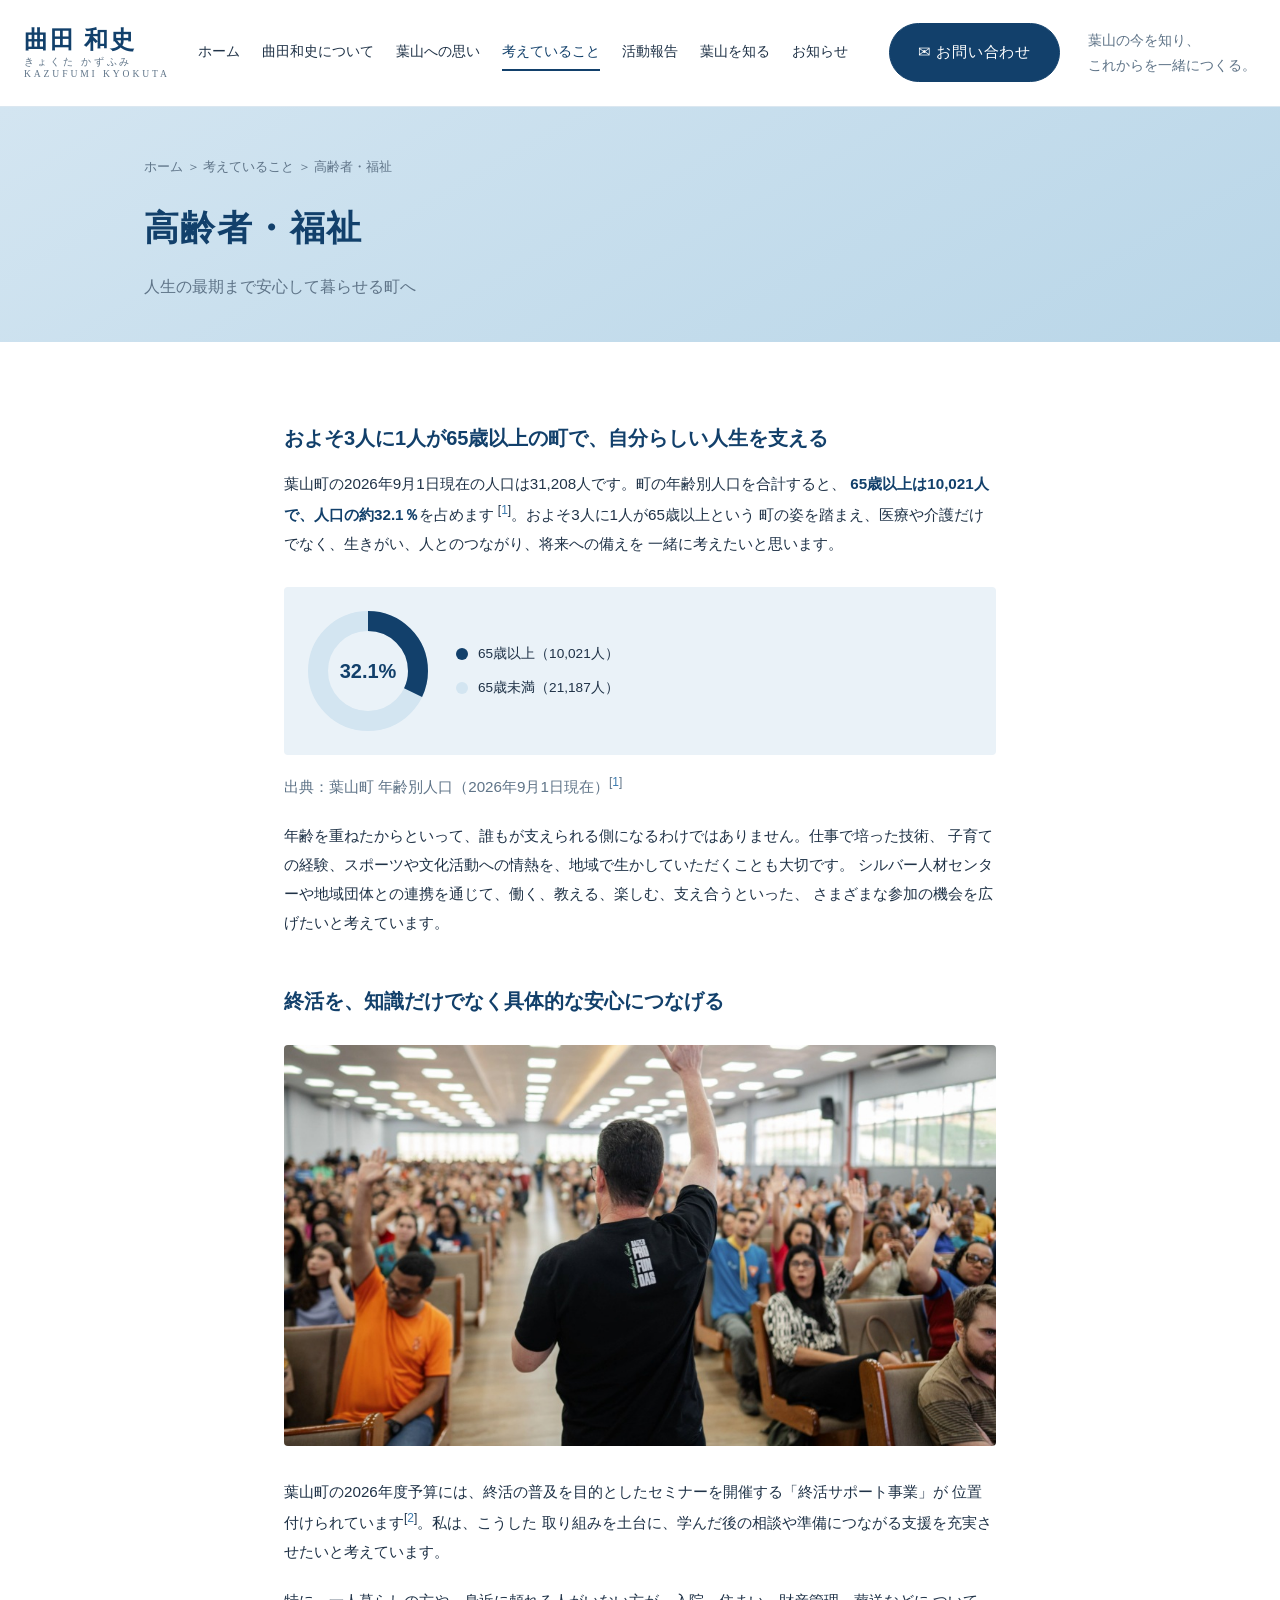
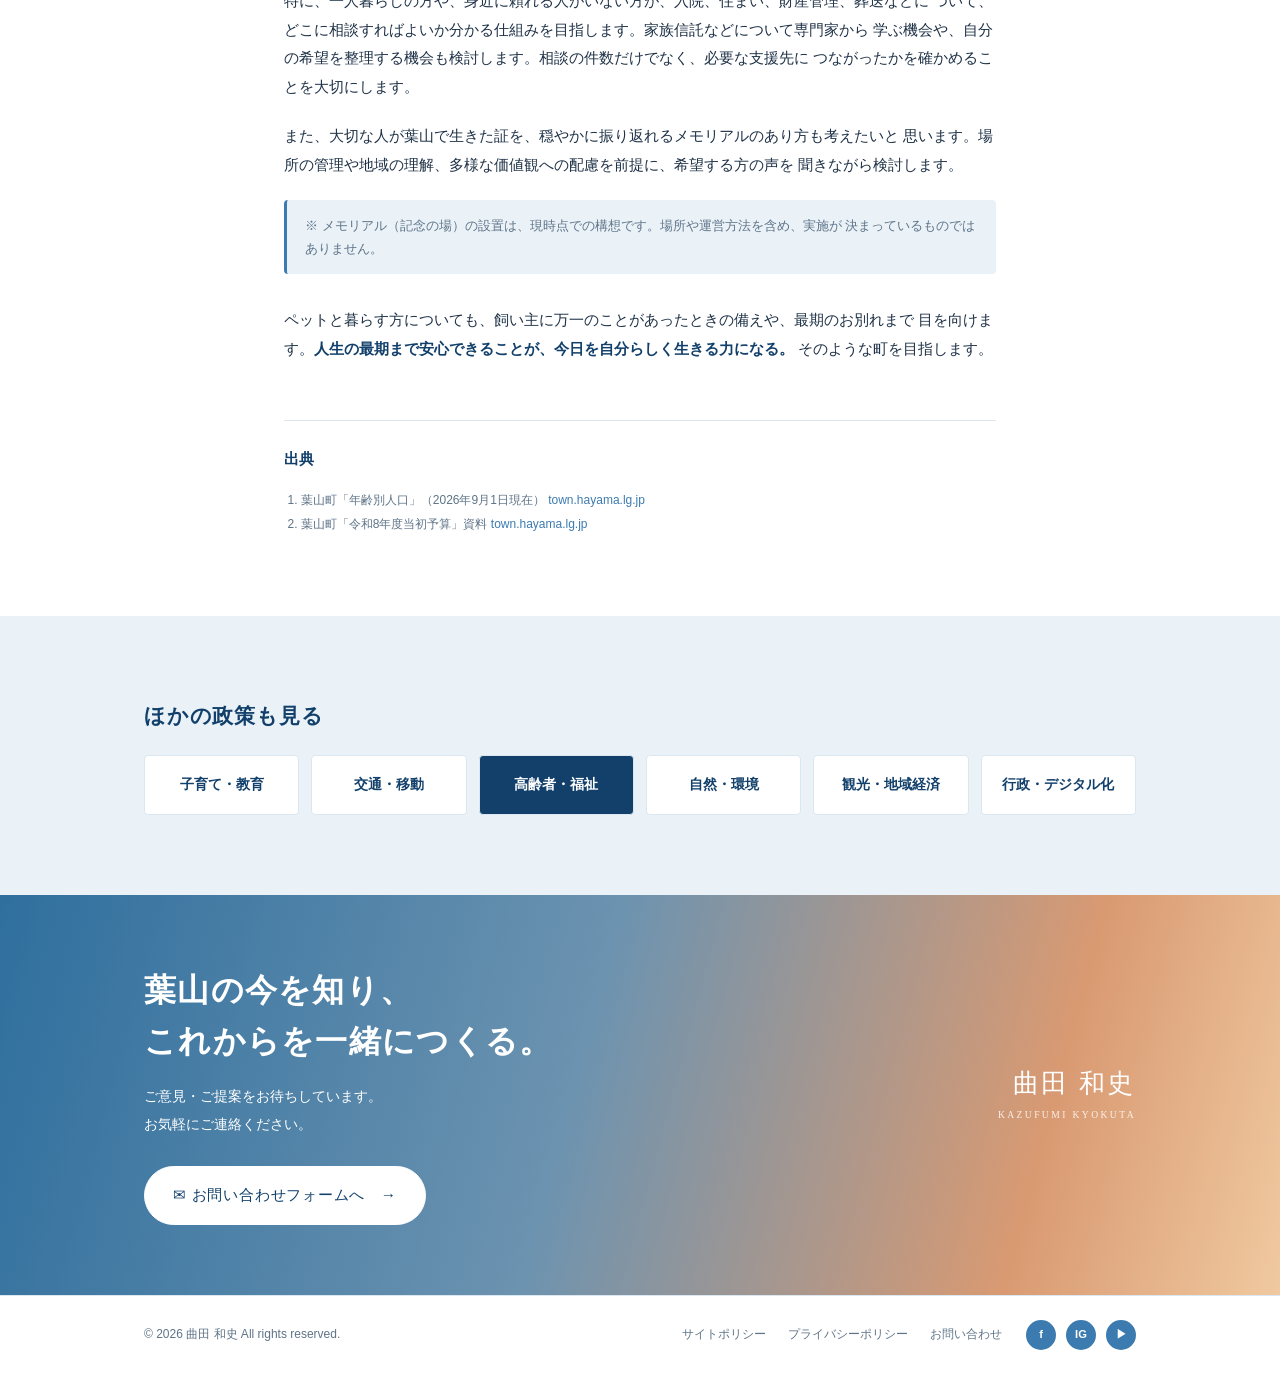
<file: korei.html>
<!DOCTYPE html>
<html lang="ja">
<head>
  <meta charset="UTF-8">
  <meta name="viewport" content="width=device-width, initial-scale=1.0">
  <title>高齢者・福祉 | 曲田 和史</title>
  <link rel="stylesheet" href="assets/css/common.css">
</head>
<body>

  <!-- ============ ヘッダー（トップページと同じもの） ============ -->
  <header class="header">
    <div class="header__inner">

      <a class="logo" href="index.html#home">
        <span class="logo__name">曲田 和史</span>
        <span class="logo__kana">きょくた かずふみ</span>
        <span class="logo__roman">KAZUFUMI KYOKUTA</span>
      </a>

      <button class="menu-btn" id="menuBtn" aria-label="メニューを開く">☰</button>

      <nav class="nav" id="nav">
        <ul class="nav__list">
          <li><a href="index.html#home">ホーム</a></li>
          <li><a href="index.html#profile">曲田和史について</a></li>
          <li><a href="index.html#omoi">葉山への思い</a></li>
          <li><a href="index.html#policy" class="is-current">考えていること</a></li>
          <li><a href="index.html#news">活動報告</a></li>
          <li><a href="index.html#hayama">葉山を知る</a></li>
          <li><a href="index.html#info">お知らせ</a></li>
        </ul>
      </nav>

      <a class="btn btn--fill header__contact" href="index.html#contact">✉ お問い合わせ</a>

      <p class="header__catch">葉山の今を知り、<br>これからを一緒につくる。</p>

    </div>
  </header>

  <!-- ============ ページ見出し ============ -->
  <section class="page-hero">
    <div class="container">
      <p class="breadcrumb">
        <a href="index.html#home">ホーム</a> ＞
        <a href="index.html#policy">考えていること</a> ＞
        高齢者・福祉
      </p>
      <h1 class="page-hero__title">高齢者・福祉</h1>
      <p class="page-hero__lead">人生の最期まで安心して暮らせる町へ</p>
    </div>
  </section>

  <!-- ============ 本文 ============ -->
  <section class="section detail">
    <div class="container detail__inner">

      <h3>およそ3人に1人が65歳以上の町で、自分らしい人生を支える</h3>

      <p>
        葉山町の2026年9月1日現在の人口は31,208人です。町の年齢別人口を合計すると、
        <strong>65歳以上は10,021人で、人口の約32.1％</strong>を占めます
        <span class="cite">[<a href="#src1">1</a>]</span>。およそ3人に1人が65歳以上という
        町の姿を踏まえ、医療や介護だけでなく、生きがい、人とのつながり、将来への備えを
        一緒に考えたいと思います。
      </p>

      <div class="chart">
        <svg viewBox="0 0 120 120" width="120" height="120" role="img" aria-label="65歳以上の人口割合を示す円グラフ">
          <circle cx="60" cy="60" r="50" fill="none" stroke="#d3e5f1" stroke-width="20"></circle>
          <circle cx="60" cy="60" r="50" fill="none" stroke="#12406b" stroke-width="20"
                  stroke-dasharray="100.85 314.16" transform="rotate(-90 60 60)"></circle>
          <text x="60" y="67" font-size="20" font-weight="700" fill="#12406b" text-anchor="middle">32.1%</text>
        </svg>
        <ul class="chart__legend">
          <li><span class="dot" style="background:#12406b;"></span>65歳以上（10,021人）</li>
          <li><span class="dot" style="background:#d3e5f1;"></span>65歳未満（21,187人）</li>
        </ul>
      </div>
      <p class="chart__caption" style="margin-top:-16px;">出典：葉山町 年齢別人口（2026年9月1日現在）<span class="cite">[<a href="#src1">1</a>]</span></p>

      <p>
        年齢を重ねたからといって、誰もが支えられる側になるわけではありません。仕事で培った技術、
        子育ての経験、スポーツや文化活動への情熱を、地域で生かしていただくことも大切です。
        シルバー人材センターや地域団体との連携を通じて、働く、教える、楽しむ、支え合うといった、
        さまざまな参加の機会を広げたいと考えています。
      </p>

      <h3>終活を、知識だけでなく具体的な安心につなげる</h3>

      <div class="photo">
        <img src="assets/images/seminar-hall-audience-licensed_1027x550.jpg"
             alt="会場いっぱいの参加者が挙手して応じるセミナーのようす"
             style="width: 100%; height: 100%; object-fit: cover;">
      </div>

      <p>
        葉山町の2026年度予算には、終活の普及を目的としたセミナーを開催する「終活サポート事業」が
        位置付けられています<span class="cite">[<a href="#src2">2</a>]</span>。私は、こうした
        取り組みを土台に、学んだ後の相談や準備につながる支援を充実させたいと考えています。
      </p>

      <p>
        特に、一人暮らしの方や、身近に頼れる人がいない方が、入院、住まい、財産管理、葬送などに
        ついて、どこに相談すればよいか分かる仕組みを目指します。家族信託などについて専門家から
        学ぶ機会や、自分の希望を整理する機会も検討します。相談の件数だけでなく、必要な支援先に
        つながったかを確かめることを大切にします。
      </p>

      <p>
        また、大切な人が葉山で生きた証を、穏やかに振り返れるメモリアルのあり方も考えたいと
        思います。場所の管理や地域の理解、多様な価値観への配慮を前提に、希望する方の声を
        聞きながら検討します。
      </p>

      <div class="note">
        ※ メモリアル（記念の場）の設置は、現時点での構想です。場所や運営方法を含め、実施が
        決まっているものではありません。
      </div>

      <p>
        ペットと暮らす方についても、飼い主に万一のことがあったときの備えや、最期のお別れまで
        目を向けます。<strong>人生の最期まで安心できることが、今日を自分らしく生きる力になる。</strong>
        そのような町を目指します。
      </p>

      <!-- ============ 出典 ============ -->
      <div class="sources">
        <h2>出典</h2>
        <ol>
          <li id="src1">葉山町「年齢別人口」（2026年9月1日現在）
            <a href="https://www.town.hayama.lg.jp/material/files/group/1/8-9nennreibetu.pdf" target="_blank" rel="noopener">town.hayama.lg.jp</a>
          </li>
          <li id="src2">葉山町「令和8年度当初予算」資料
            <a href="https://www.town.hayama.lg.jp/material/files/group/3/20260209_R08yosan.pdf" target="_blank" rel="noopener">town.hayama.lg.jp</a>
          </li>
        </ol>
      </div>

    </div>
  </section>

  <!-- ============ ほかの政策も見る ============ -->
  <section class="section policy-nav">
    <div class="container">
      <h2 class="heading" style="font-size: 1.3rem;">ほかの政策も見る</h2>
      <div class="policy-nav__grid">
        <a href="kosodate.html">子育て・教育</a>
        <a href="kotsu.html">交通・移動</a>
        <a href="korei.html" class="is-current">高齢者・福祉</a>
        <a href="shizen.html">自然・環境</a>
        <a href="kanko.html">観光・地域経済</a>
        <a href="gyosei.html">行政・デジタル化</a>
      </div>
    </div>
  </section>

  <!-- ============ お問い合わせへの呼びかけ ============ -->
  <section class="cta" id="contact">
    <div class="container cta__inner">

      <div>
        <h2 class="cta__title">
          葉山の今を知り、<br>
          これからを一緒につくる。
        </h2>
        <p class="cta__text">
          ご意見・ご提案をお待ちしています。<br>
          お気軽にご連絡ください。
        </p>
        <a class="btn btn--white" href="index.html#contact">✉ お問い合わせフォームへ　→</a>
      </div>

      <p class="cta__sign">
        <strong>曲田 和史</strong>
        <small>KAZUFUMI KYOKUTA</small>
      </p>

    </div>
  </section>

  <!-- ============ フッター ============ -->
  <footer class="footer">
    <div class="container footer__inner">

      <p style="margin: 0;">© 2026 曲田 和史 All rights reserved.</p>

      <ul class="footer__links">
        <li><a href="sitepolicy.html">サイトポリシー</a></li>
        <li><a href="privacypolicy.html">プライバシーポリシー</a></li>
        <li><a href="index.html#contact">お問い合わせ</a></li>
      </ul>

      <ul class="footer__sns">
        <li><a href="#" aria-label="Facebook">f</a></li>
        <li><a href="#" aria-label="Instagram">IG</a></li>
        <li><a href="#" aria-label="YouTube">▶</a></li>
      </ul>

    </div>
  </footer>

  <!-- 右下に固定される「上に戻る」ボタン -->
  <button class="to-top" id="toTopBtn" aria-label="ページの先頭へ戻る">↑</button>

  <script>
    const menuBtn = document.getElementById("menuBtn");
    const nav = document.getElementById("nav");

    menuBtn.addEventListener("click", function () {
      nav.classList.toggle("is-open");
    });

    nav.querySelectorAll("a").forEach(function (link) {
      link.addEventListener("click", function () {
        nav.classList.remove("is-open");
      });
    });

    const toTopBtn = document.getElementById("toTopBtn");

    window.addEventListener("scroll", function () {
      if (window.scrollY > 400) {
        toTopBtn.classList.add("is-visible");
      } else {
        toTopBtn.classList.remove("is-visible");
      }
    });

    toTopBtn.addEventListener("click", function () {
      window.scrollTo({ top: 0, behavior: "smooth" });
    });

    // 7. SNSのアイコンがクリックされたら、まだ準備中であることを知らせる
    //    forEach で3つのアイコンすべてに同じ処理をつける
    document.querySelectorAll(".footer__sns a").forEach(function (link) {
      link.addEventListener("click", function (event) {
        event.preventDefault();  // リンク先へ移動しようとするのを止める
        alert("SNSアカウントは現在準備中です。");
      });
    });
  </script>

</body>
</html>
</file>
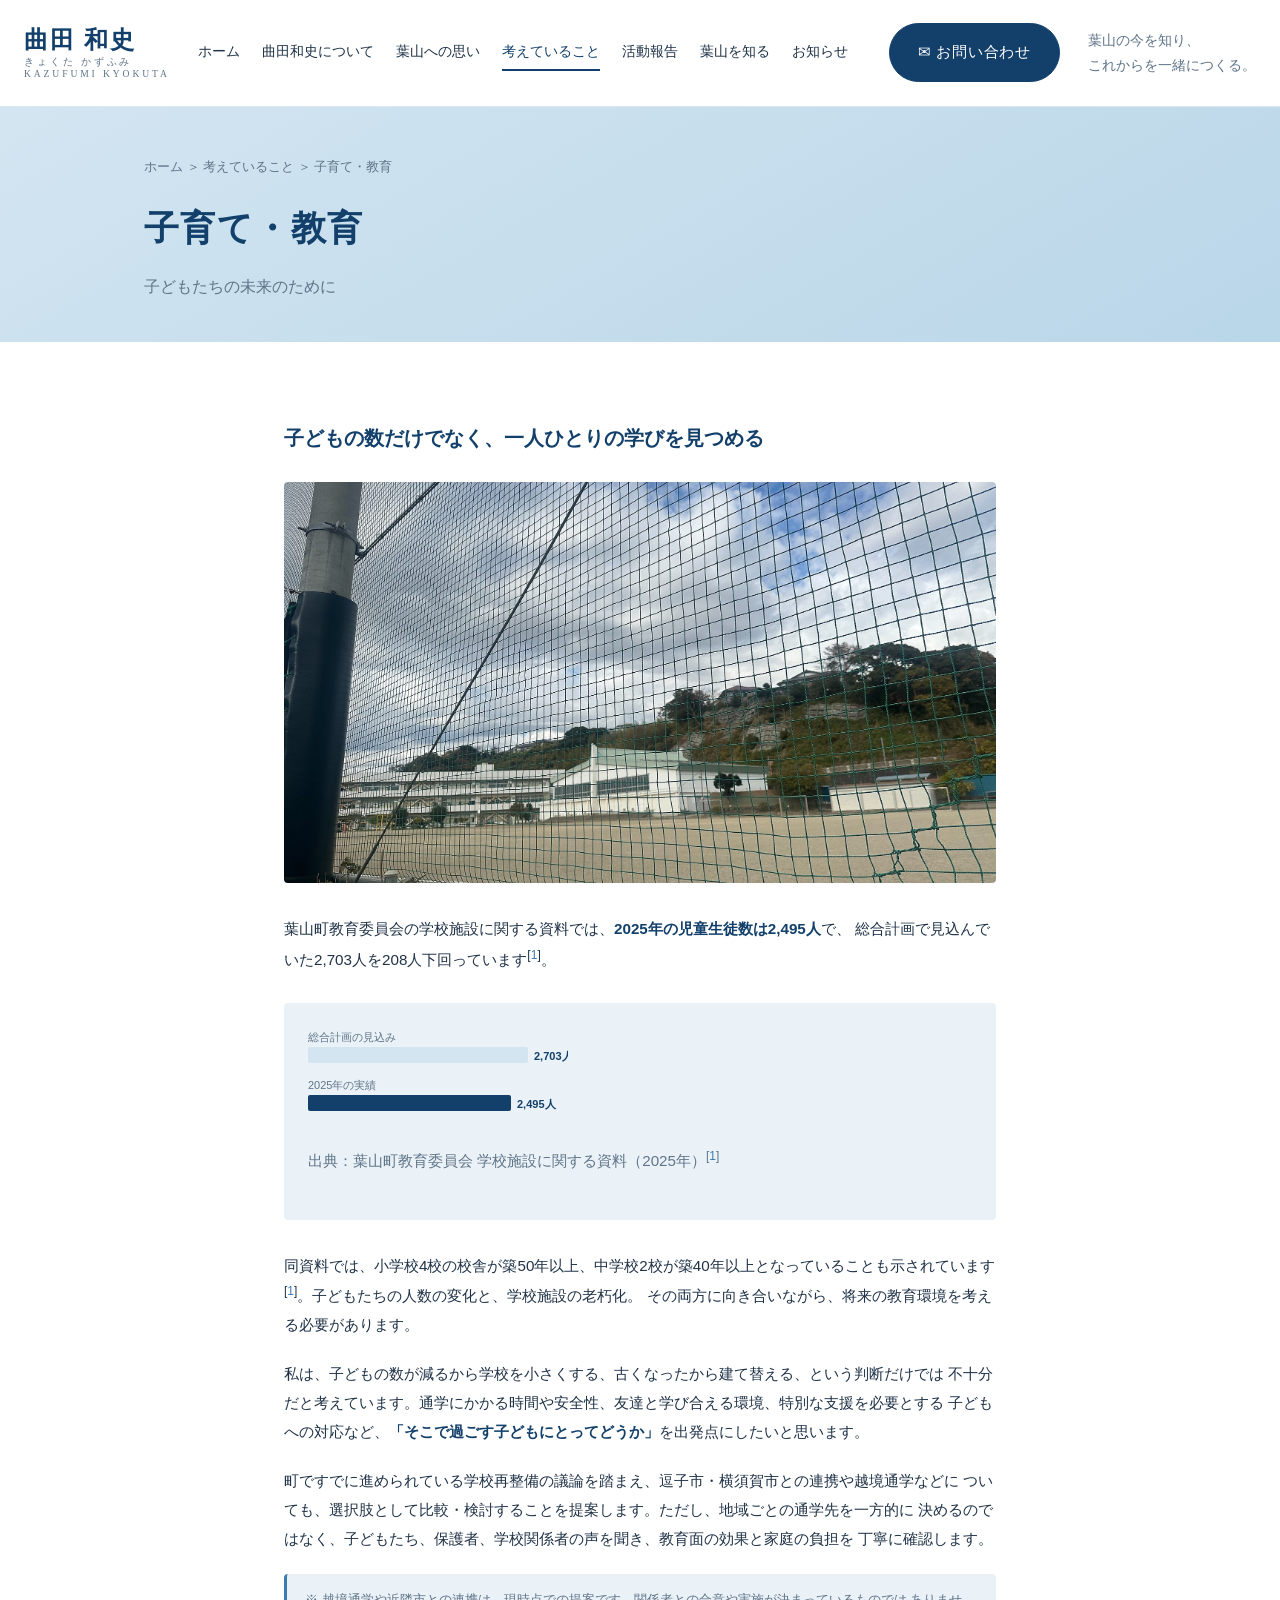
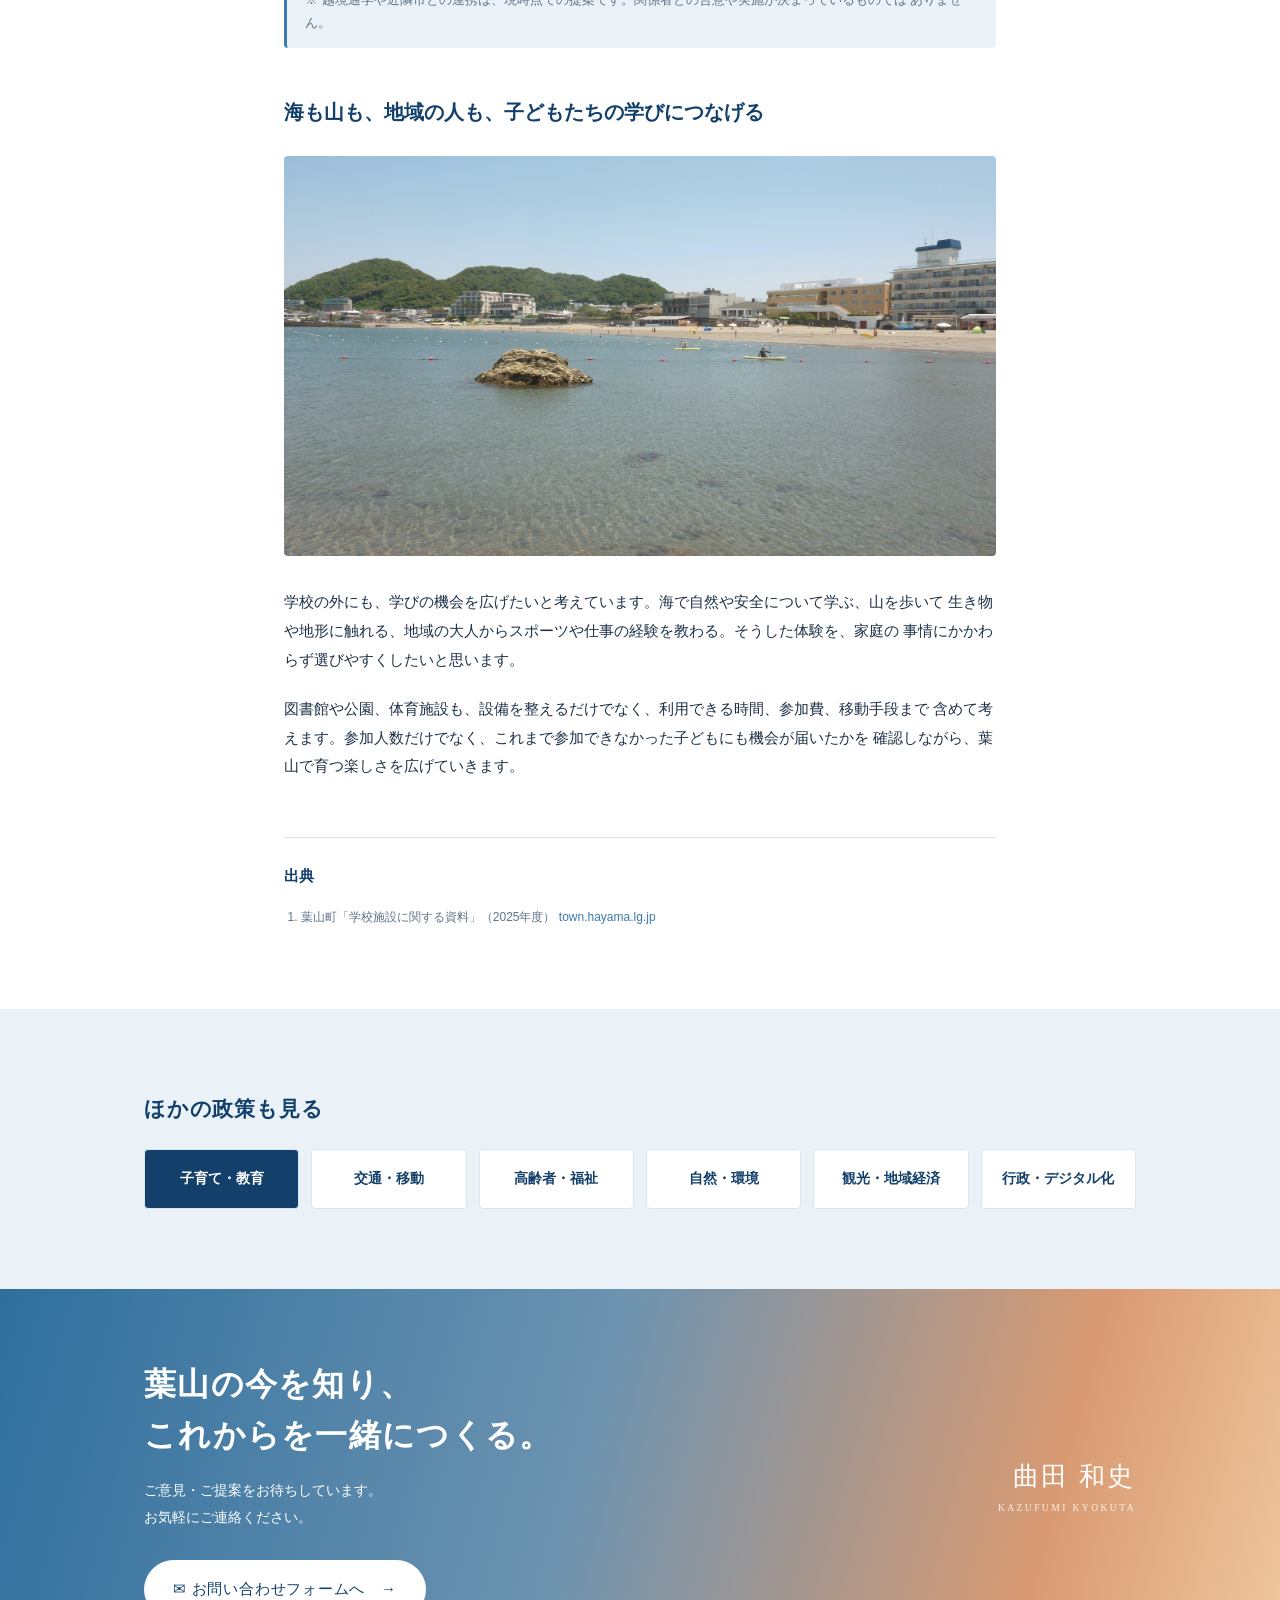
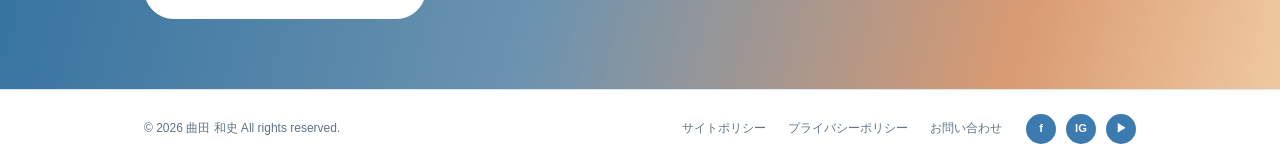
<file: kosodate.html>
<!DOCTYPE html>
<html lang="ja">
<head>
  <meta charset="UTF-8">
  <meta name="viewport" content="width=device-width, initial-scale=1.0">
  <title>子育て・教育 | 曲田 和史</title>
  <link rel="stylesheet" href="assets/css/common.css">
</head>
<body>

  <!-- ============ ヘッダー（トップページと同じもの） ============ -->
  <header class="header">
    <div class="header__inner">

      <a class="logo" href="index.html#home">
        <span class="logo__name">曲田 和史</span>
        <span class="logo__kana">きょくた かずふみ</span>
        <span class="logo__roman">KAZUFUMI KYOKUTA</span>
      </a>

      <button class="menu-btn" id="menuBtn" aria-label="メニューを開く">☰</button>

      <nav class="nav" id="nav">
        <ul class="nav__list">
          <li><a href="index.html#home">ホーム</a></li>
          <li><a href="index.html#profile">曲田和史について</a></li>
          <li><a href="index.html#omoi">葉山への思い</a></li>
          <li><a href="index.html#policy" class="is-current">考えていること</a></li>
          <li><a href="index.html#news">活動報告</a></li>
          <li><a href="index.html#hayama">葉山を知る</a></li>
          <li><a href="index.html#info">お知らせ</a></li>
        </ul>
      </nav>

      <a class="btn btn--fill header__contact" href="index.html#contact">✉ お問い合わせ</a>

      <p class="header__catch">葉山の今を知り、<br>これからを一緒につくる。</p>

    </div>
  </header>

  <!-- ============ ページ見出し ============ -->
  <section class="page-hero">
    <div class="container">
      <p class="breadcrumb">
        <a href="index.html#home">ホーム</a> ＞
        <a href="index.html#policy">考えていること</a> ＞
        子育て・教育
      </p>
      <h1 class="page-hero__title">子育て・教育</h1>
      <p class="page-hero__lead">子どもたちの未来のために</p>
    </div>
  </section>

  <!-- ============ 本文 ============ -->
  <section class="section detail">
    <div class="container detail__inner">

      <h3>子どもの数だけでなく、一人ひとりの学びを見つめる</h3>

      <div class="photo">
        <img src="assets/images/hayama-elementary-school-fence-view-licensed_1920x1440.jpeg"
             alt="フェンス越しに見える校舎と体育館、緑の山を背にした校庭"
             style="width: 100%; height: 100%; object-fit: cover;">
      </div>

      <p>
        葉山町教育委員会の学校施設に関する資料では、<strong>2025年の児童生徒数は2,495人</strong>で、
        総合計画で見込んでいた2,703人を208人下回っています<span class="cite">[<a href="#src1">1</a>]</span>。
      </p>

      <div class="chart">
        <svg viewBox="0 0 260 90" width="260" height="90" role="img" aria-label="児童生徒数の見込みと実績を比べた棒グラフ">
          <text x="0" y="14" font-size="11" fill="#5f7488">総合計画の見込み</text>
          <rect x="0" y="20" width="220" height="16" rx="2" fill="#d3e5f1"></rect>
          <text x="226" y="33" font-size="11" fill="#12406b" font-weight="700">2,703人</text>

          <text x="0" y="62" font-size="11" fill="#5f7488">2025年の実績</text>
          <rect x="0" y="68" width="203" height="16" rx="2" fill="#12406b"></rect>
          <text x="209" y="81" font-size="11" fill="#12406b" font-weight="700">2,495人</text>
        </svg>
        <p class="chart__caption">出典：葉山町教育委員会 学校施設に関する資料（2025年）<span class="cite">[<a href="#src1">1</a>]</span></p>
      </div>

      <p>
        同資料では、小学校4校の校舎が築50年以上、中学校2校が築40年以上となっていることも示されています
        <span class="cite">[<a href="#src1">1</a>]</span>。子どもたちの人数の変化と、学校施設の老朽化。
        その両方に向き合いながら、将来の教育環境を考える必要があります。
      </p>

      <p>
        私は、子どもの数が減るから学校を小さくする、古くなったから建て替える、という判断だけでは
        不十分だと考えています。通学にかかる時間や安全性、友達と学び合える環境、特別な支援を必要とする
        子どもへの対応など、<strong>「そこで過ごす子どもにとってどうか」</strong>を出発点にしたいと思います。
      </p>

      <p>
        町ですでに進められている学校再整備の議論を踏まえ、逗子市・横須賀市との連携や越境通学などに
        ついても、選択肢として比較・検討することを提案します。ただし、地域ごとの通学先を一方的に
        決めるのではなく、子どもたち、保護者、学校関係者の声を聞き、教育面の効果と家庭の負担を
        丁寧に確認します。
      </p>

      <div class="note">
        ※ 越境通学や近隣市との連携は、現時点での提案です。関係者との合意や実施が決まっているものでは
        ありません。
      </div>

      <h3>海も山も、地域の人も、子どもたちの学びにつなげる</h3>

      <div class="photo">
        <img src="assets/images/morito-beach-kayak-paddleboard-licensed_3648x2432.jpg"
             alt="穏やかな入り江でカヤックやパドルボードを楽しむ、森戸海岸のようす"
             style="width: 100%; height: 100%; object-fit: cover;">
      </div>

      <p>
        学校の外にも、学びの機会を広げたいと考えています。海で自然や安全について学ぶ、山を歩いて
        生き物や地形に触れる、地域の大人からスポーツや仕事の経験を教わる。そうした体験を、家庭の
        事情にかかわらず選びやすくしたいと思います。
      </p>

      <p>
        図書館や公園、体育施設も、設備を整えるだけでなく、利用できる時間、参加費、移動手段まで
        含めて考えます。参加人数だけでなく、これまで参加できなかった子どもにも機会が届いたかを
        確認しながら、葉山で育つ楽しさを広げていきます。
      </p>

      <!-- ============ 出典 ============ -->
      <div class="sources">
        <h2>出典</h2>
        <ol>
          <li id="src1">葉山町「学校施設に関する資料」（2025年度）
            <a href="https://www.town.hayama.lg.jp/material/files/group/4/R07siryou2.pdf" target="_blank" rel="noopener">town.hayama.lg.jp</a>
          </li>
        </ol>
      </div>

    </div>
  </section>

  <!-- ============ ほかの政策も見る ============ -->
  <section class="section policy-nav">
    <div class="container">
      <h2 class="heading" style="font-size: 1.3rem;">ほかの政策も見る</h2>
      <div class="policy-nav__grid">
        <a href="kosodate.html" class="is-current">子育て・教育</a>
        <a href="kotsu.html">交通・移動</a>
        <a href="korei.html">高齢者・福祉</a>
        <a href="shizen.html">自然・環境</a>
        <a href="kanko.html">観光・地域経済</a>
        <a href="gyosei.html">行政・デジタル化</a>
      </div>
    </div>
  </section>

  <!-- ============ お問い合わせへの呼びかけ ============ -->
  <section class="cta" id="contact">
    <div class="container cta__inner">

      <div>
        <h2 class="cta__title">
          葉山の今を知り、<br>
          これからを一緒につくる。
        </h2>
        <p class="cta__text">
          ご意見・ご提案をお待ちしています。<br>
          お気軽にご連絡ください。
        </p>
        <a class="btn btn--white" href="index.html#contact">✉ お問い合わせフォームへ　→</a>
      </div>

      <p class="cta__sign">
        <strong>曲田 和史</strong>
        <small>KAZUFUMI KYOKUTA</small>
      </p>

    </div>
  </section>

  <!-- ============ フッター ============ -->
  <footer class="footer">
    <div class="container footer__inner">

      <p style="margin: 0;">© 2026 曲田 和史 All rights reserved.</p>

      <ul class="footer__links">
        <li><a href="sitepolicy.html">サイトポリシー</a></li>
        <li><a href="privacypolicy.html">プライバシーポリシー</a></li>
        <li><a href="index.html#contact">お問い合わせ</a></li>
      </ul>

      <ul class="footer__sns">
        <li><a href="#" aria-label="Facebook">f</a></li>
        <li><a href="#" aria-label="Instagram">IG</a></li>
        <li><a href="#" aria-label="YouTube">▶</a></li>
      </ul>

    </div>
  </footer>

  <!-- 右下に固定される「上に戻る」ボタン -->
  <button class="to-top" id="toTopBtn" aria-label="ページの先頭へ戻る">↑</button>

  <script>
    // 1. スマホ用のメニューボタンと、開け閉めしたいナビを探しておく
    const menuBtn = document.getElementById("menuBtn");
    const nav = document.getElementById("nav");

    menuBtn.addEventListener("click", function () {
      nav.classList.toggle("is-open");
    });

    nav.querySelectorAll("a").forEach(function (link) {
      link.addEventListener("click", function () {
        nav.classList.remove("is-open");
      });
    });

    // 2. 右下の「上に戻る」ボタン
    const toTopBtn = document.getElementById("toTopBtn");

    window.addEventListener("scroll", function () {
      if (window.scrollY > 400) {
        toTopBtn.classList.add("is-visible");
      } else {
        toTopBtn.classList.remove("is-visible");
      }
    });

    toTopBtn.addEventListener("click", function () {
      window.scrollTo({ top: 0, behavior: "smooth" });
    });

    // 7. SNSのアイコンがクリックされたら、まだ準備中であることを知らせる
    //    forEach で3つのアイコンすべてに同じ処理をつける
    document.querySelectorAll(".footer__sns a").forEach(function (link) {
      link.addEventListener("click", function (event) {
        event.preventDefault();  // リンク先へ移動しようとするのを止める
        alert("SNSアカウントは現在準備中です。");
      });
    });
  </script>

</body>
</html>
</file>
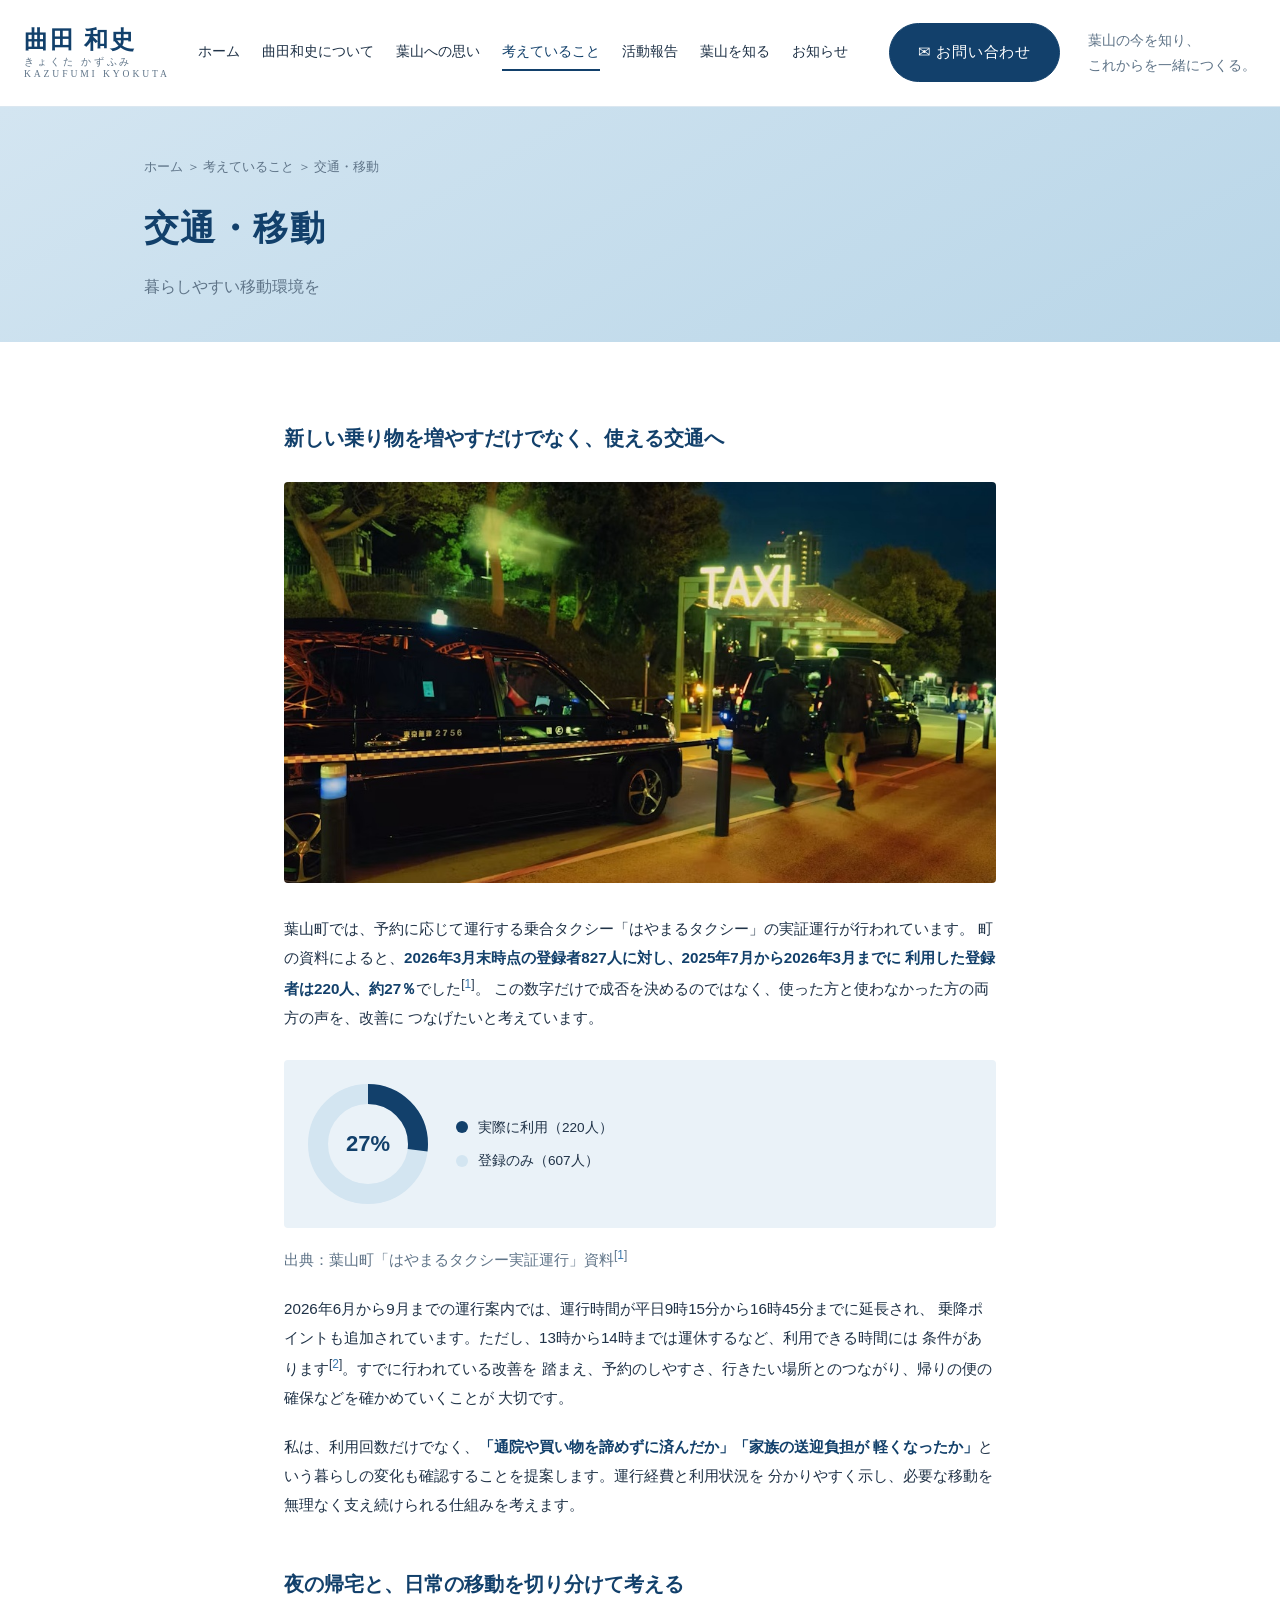
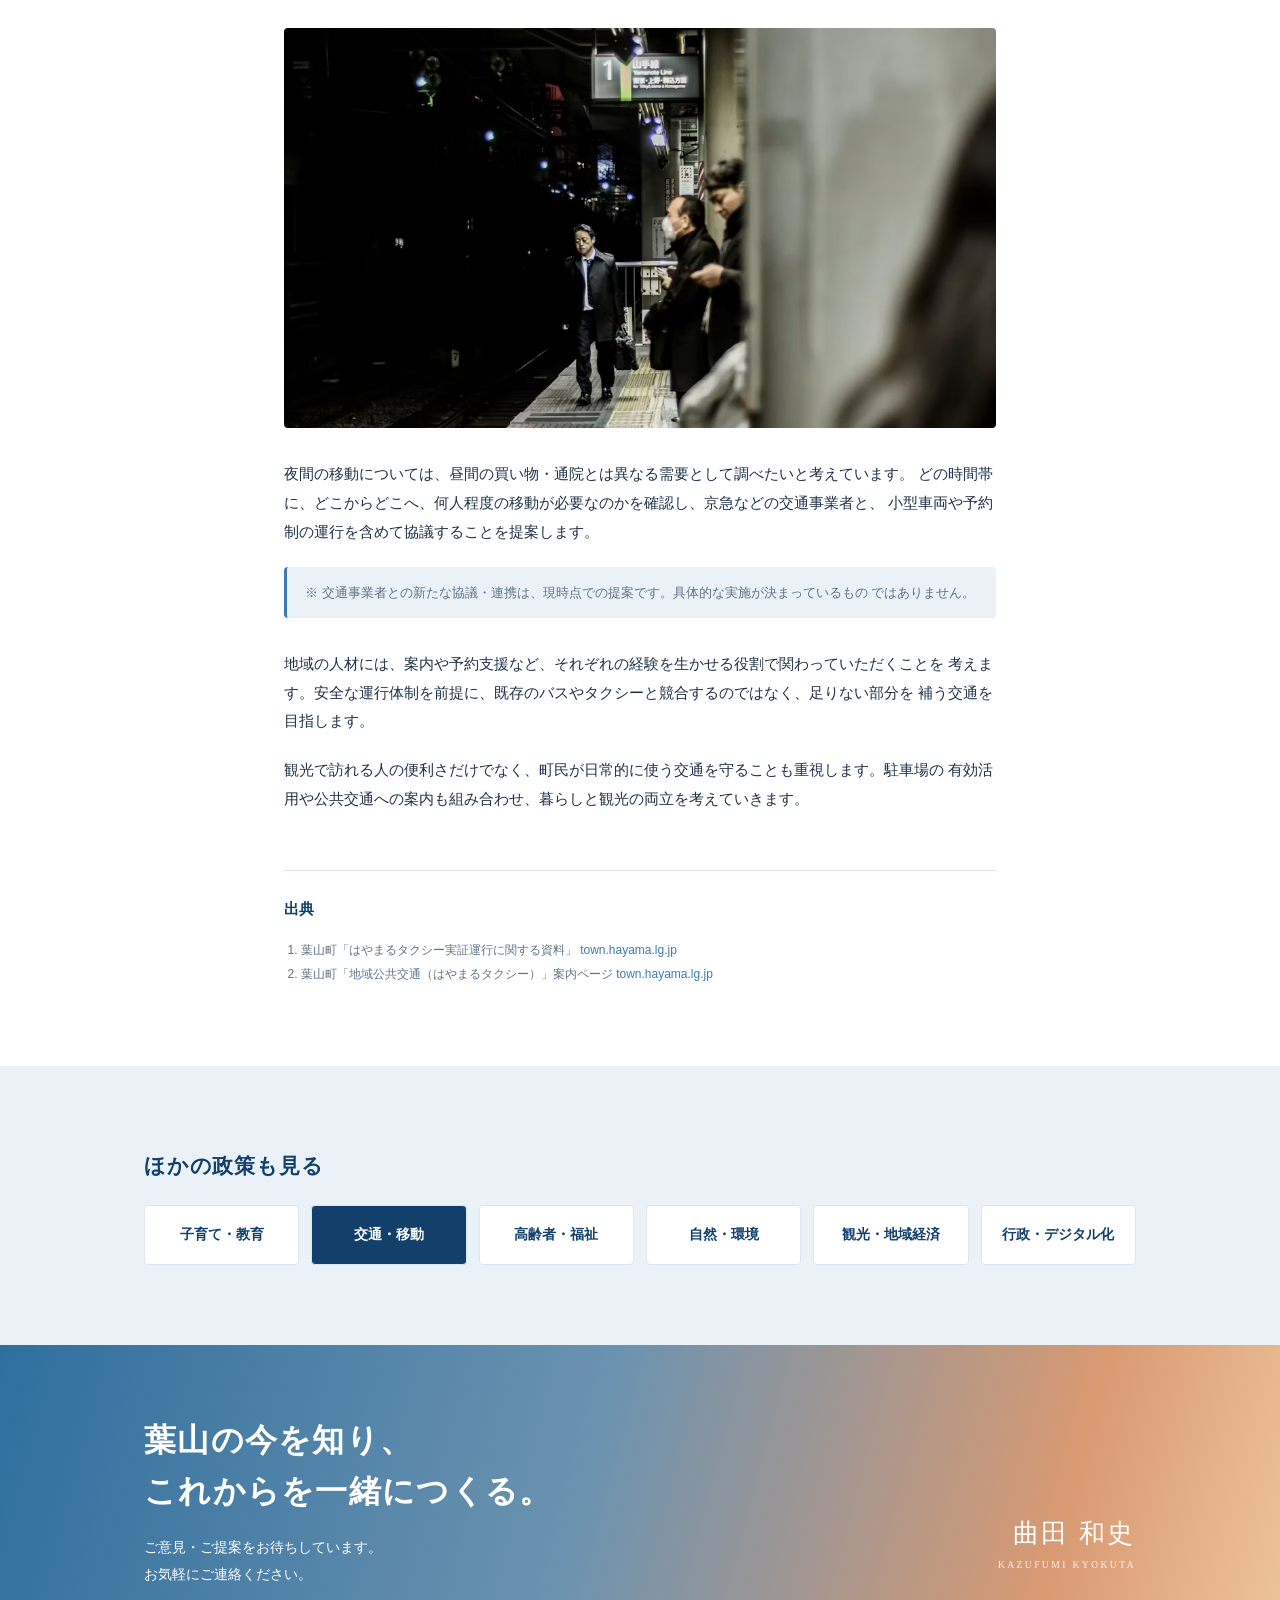
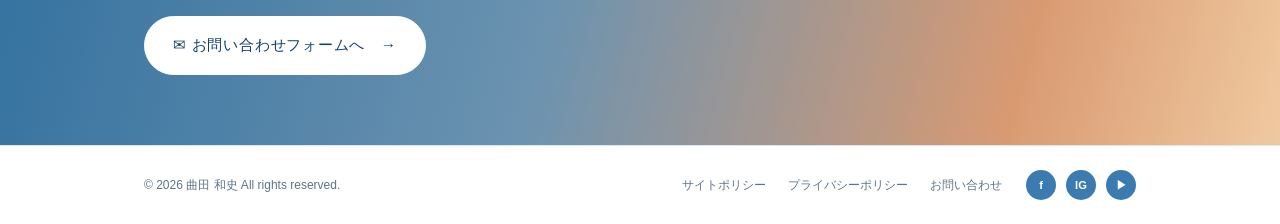
<file: kotsu.html>
<!DOCTYPE html>
<html lang="ja">
<head>
  <meta charset="UTF-8">
  <meta name="viewport" content="width=device-width, initial-scale=1.0">
  <title>交通・移動 | 曲田 和史</title>
  <link rel="stylesheet" href="assets/css/common.css">
</head>
<body>

  <!-- ============ ヘッダー（トップページと同じもの） ============ -->
  <header class="header">
    <div class="header__inner">

      <a class="logo" href="index.html#home">
        <span class="logo__name">曲田 和史</span>
        <span class="logo__kana">きょくた かずふみ</span>
        <span class="logo__roman">KAZUFUMI KYOKUTA</span>
      </a>

      <button class="menu-btn" id="menuBtn" aria-label="メニューを開く">☰</button>

      <nav class="nav" id="nav">
        <ul class="nav__list">
          <li><a href="index.html#home">ホーム</a></li>
          <li><a href="index.html#profile">曲田和史について</a></li>
          <li><a href="index.html#omoi">葉山への思い</a></li>
          <li><a href="index.html#policy" class="is-current">考えていること</a></li>
          <li><a href="index.html#news">活動報告</a></li>
          <li><a href="index.html#hayama">葉山を知る</a></li>
          <li><a href="index.html#info">お知らせ</a></li>
        </ul>
      </nav>

      <a class="btn btn--fill header__contact" href="index.html#contact">✉ お問い合わせ</a>

      <p class="header__catch">葉山の今を知り、<br>これからを一緒につくる。</p>

    </div>
  </header>

  <!-- ============ ページ見出し ============ -->
  <section class="page-hero">
    <div class="container">
      <p class="breadcrumb">
        <a href="index.html#home">ホーム</a> ＞
        <a href="index.html#policy">考えていること</a> ＞
        交通・移動
      </p>
      <h1 class="page-hero__title">交通・移動</h1>
      <p class="page-hero__lead">暮らしやすい移動環境を</p>
    </div>
  </section>

  <!-- ============ 本文 ============ -->
  <section class="section detail">
    <div class="container detail__inner">

      <h3>新しい乗り物を増やすだけでなく、使える交通へ</h3>

      <div class="photo">
        <img src="assets/images/night-taxi-stand-licensed_964x612.jpg"
             alt="夜のタクシー乗り場に停まるタクシーと利用客のようす"
             style="width: 100%; height: 100%; object-fit: cover;">
      </div>

      <p>
        葉山町では、予約に応じて運行する乗合タクシー「はやまるタクシー」の実証運行が行われています。
        町の資料によると、<strong>2026年3月末時点の登録者827人に対し、2025年7月から2026年3月までに
        利用した登録者は220人、約27％</strong>でした<span class="cite">[<a href="#src1">1</a>]</span>。
        この数字だけで成否を決めるのではなく、使った方と使わなかった方の両方の声を、改善に
        つなげたいと考えています。
      </p>

      <div class="chart">
        <svg viewBox="0 0 120 120" width="120" height="120" role="img" aria-label="登録者のうち利用した人の割合を示す円グラフ">
          <circle cx="60" cy="60" r="50" fill="none" stroke="#d3e5f1" stroke-width="20"></circle>
          <circle cx="60" cy="60" r="50" fill="none" stroke="#12406b" stroke-width="20"
                  stroke-dasharray="84.8 314.16" transform="rotate(-90 60 60)"></circle>
          <text x="60" y="67" font-size="22" font-weight="700" fill="#12406b" text-anchor="middle">27%</text>
        </svg>
        <ul class="chart__legend">
          <li><span class="dot" style="background:#12406b;"></span>実際に利用（220人）</li>
          <li><span class="dot" style="background:#d3e5f1;"></span>登録のみ（607人）</li>
        </ul>
      </div>
      <p class="chart__caption" style="margin-top:-16px;">出典：葉山町「はやまるタクシー実証運行」資料<span class="cite">[<a href="#src1">1</a>]</span></p>

      <p>
        2026年6月から9月までの運行案内では、運行時間が平日9時15分から16時45分までに延長され、
        乗降ポイントも追加されています。ただし、13時から14時までは運休するなど、利用できる時間には
        条件があります<span class="cite">[<a href="#src2">2</a>]</span>。すでに行われている改善を
        踏まえ、予約のしやすさ、行きたい場所とのつながり、帰りの便の確保などを確かめていくことが
        大切です。
      </p>

      <p>
        私は、利用回数だけでなく、<strong>「通院や買い物を諦めずに済んだか」「家族の送迎負担が
        軽くなったか」</strong>という暮らしの変化も確認することを提案します。運行経費と利用状況を
        分かりやすく示し、必要な移動を無理なく支え続けられる仕組みを考えます。
      </p>

      <h3>夜の帰宅と、日常の移動を切り分けて考える</h3>

      <div class="photo">
        <img src="assets/images/night-station-platform-commuters-licensed_1049x610.jpg"
             alt="夜の駅のホームで電車を待つ通勤客のようす"
             style="width: 100%; height: 100%; object-fit: cover;">
      </div>

      <p>
        夜間の移動については、昼間の買い物・通院とは異なる需要として調べたいと考えています。
        どの時間帯に、どこからどこへ、何人程度の移動が必要なのかを確認し、京急などの交通事業者と、
        小型車両や予約制の運行を含めて協議することを提案します。
      </p>

      <div class="note">
        ※ 交通事業者との新たな協議・連携は、現時点での提案です。具体的な実施が決まっているもの
        ではありません。
      </div>

      <p>
        地域の人材には、案内や予約支援など、それぞれの経験を生かせる役割で関わっていただくことを
        考えます。安全な運行体制を前提に、既存のバスやタクシーと競合するのではなく、足りない部分を
        補う交通を目指します。
      </p>

      <p>
        観光で訪れる人の便利さだけでなく、町民が日常的に使う交通を守ることも重視します。駐車場の
        有効活用や公共交通への案内も組み合わせ、暮らしと観光の両立を考えていきます。
      </p>

      <!-- ============ 出典 ============ -->
      <div class="sources">
        <h2>出典</h2>
        <ol>
          <li id="src1">葉山町「はやまるタクシー実証運行に関する資料」
            <a href="https://www.town.hayama.lg.jp/material/files/group/2/R80511shiryo1.pdf" target="_blank" rel="noopener">town.hayama.lg.jp</a>
          </li>
          <li id="src2">葉山町「地域公共交通（はやまるタクシー）」案内ページ
            <a href="https://www.town.hayama.lg.jp/soshiki/seisaku/tiikikoukyoukoutuu/HAYAMARU.html" target="_blank" rel="noopener">town.hayama.lg.jp</a>
          </li>
        </ol>
      </div>

    </div>
  </section>

  <!-- ============ ほかの政策も見る ============ -->
  <section class="section policy-nav">
    <div class="container">
      <h2 class="heading" style="font-size: 1.3rem;">ほかの政策も見る</h2>
      <div class="policy-nav__grid">
        <a href="kosodate.html">子育て・教育</a>
        <a href="kotsu.html" class="is-current">交通・移動</a>
        <a href="korei.html">高齢者・福祉</a>
        <a href="shizen.html">自然・環境</a>
        <a href="kanko.html">観光・地域経済</a>
        <a href="gyosei.html">行政・デジタル化</a>
      </div>
    </div>
  </section>

  <!-- ============ お問い合わせへの呼びかけ ============ -->
  <section class="cta" id="contact">
    <div class="container cta__inner">

      <div>
        <h2 class="cta__title">
          葉山の今を知り、<br>
          これからを一緒につくる。
        </h2>
        <p class="cta__text">
          ご意見・ご提案をお待ちしています。<br>
          お気軽にご連絡ください。
        </p>
        <a class="btn btn--white" href="index.html#contact">✉ お問い合わせフォームへ　→</a>
      </div>

      <p class="cta__sign">
        <strong>曲田 和史</strong>
        <small>KAZUFUMI KYOKUTA</small>
      </p>

    </div>
  </section>

  <!-- ============ フッター ============ -->
  <footer class="footer">
    <div class="container footer__inner">

      <p style="margin: 0;">© 2026 曲田 和史 All rights reserved.</p>

      <ul class="footer__links">
        <li><a href="sitepolicy.html">サイトポリシー</a></li>
        <li><a href="privacypolicy.html">プライバシーポリシー</a></li>
        <li><a href="index.html#contact">お問い合わせ</a></li>
      </ul>

      <ul class="footer__sns">
        <li><a href="#" aria-label="Facebook">f</a></li>
        <li><a href="#" aria-label="Instagram">IG</a></li>
        <li><a href="#" aria-label="YouTube">▶</a></li>
      </ul>

    </div>
  </footer>

  <!-- 右下に固定される「上に戻る」ボタン -->
  <button class="to-top" id="toTopBtn" aria-label="ページの先頭へ戻る">↑</button>

  <script>
    const menuBtn = document.getElementById("menuBtn");
    const nav = document.getElementById("nav");

    menuBtn.addEventListener("click", function () {
      nav.classList.toggle("is-open");
    });

    nav.querySelectorAll("a").forEach(function (link) {
      link.addEventListener("click", function () {
        nav.classList.remove("is-open");
      });
    });

    const toTopBtn = document.getElementById("toTopBtn");

    window.addEventListener("scroll", function () {
      if (window.scrollY > 400) {
        toTopBtn.classList.add("is-visible");
      } else {
        toTopBtn.classList.remove("is-visible");
      }
    });

    toTopBtn.addEventListener("click", function () {
      window.scrollTo({ top: 0, behavior: "smooth" });
    });

    // 7. SNSのアイコンがクリックされたら、まだ準備中であることを知らせる
    //    forEach で3つのアイコンすべてに同じ処理をつける
    document.querySelectorAll(".footer__sns a").forEach(function (link) {
      link.addEventListener("click", function (event) {
        event.preventDefault();  // リンク先へ移動しようとするのを止める
        alert("SNSアカウントは現在準備中です。");
      });
    });
  </script>

</body>
</html>
</file>
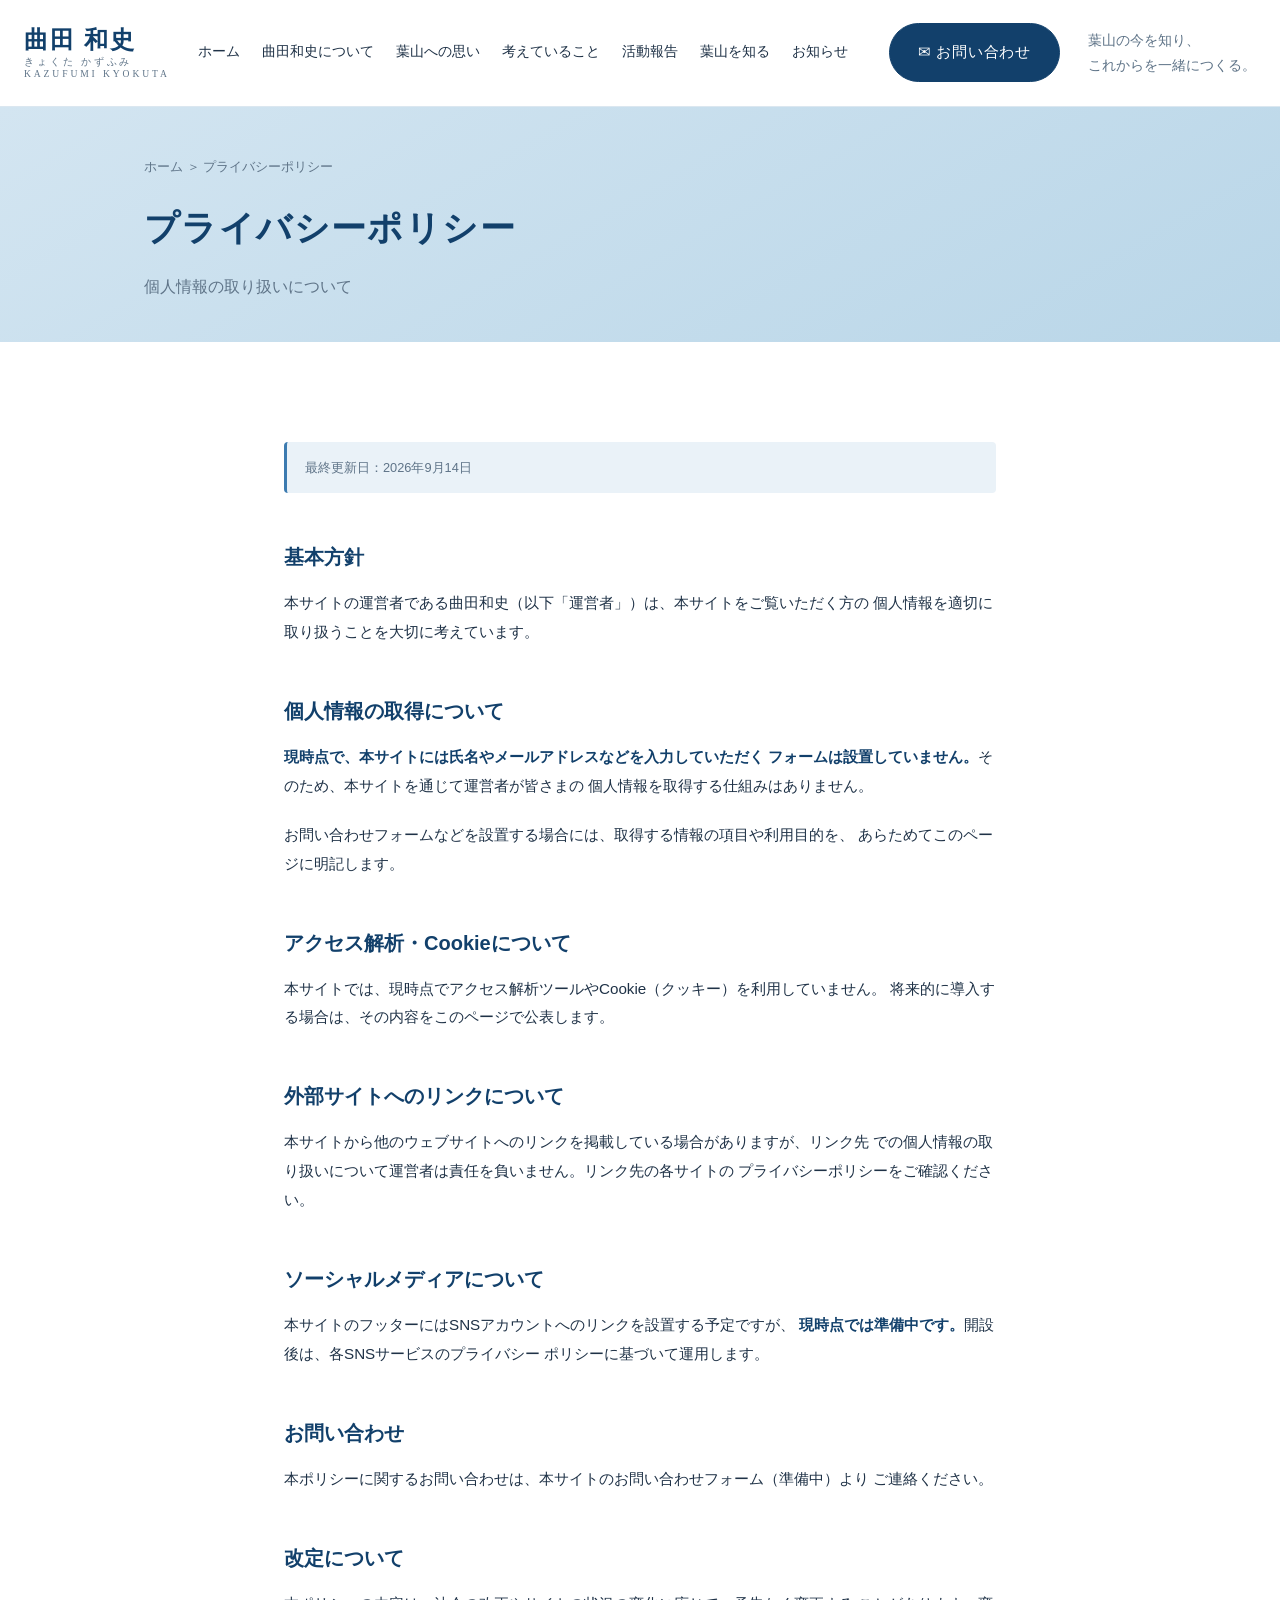
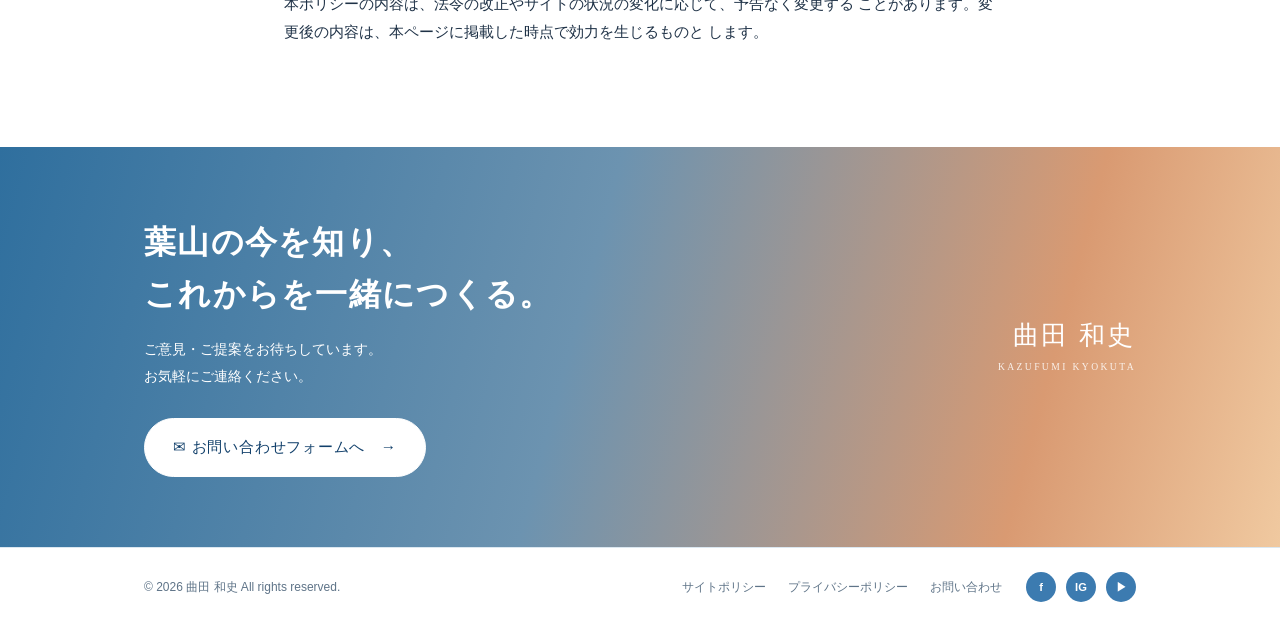
<file: privacypolicy.html>
<!DOCTYPE html>
<html lang="ja">
<head>
  <meta charset="UTF-8">
  <meta name="viewport" content="width=device-width, initial-scale=1.0">
  <title>プライバシーポリシー | 曲田 和史</title>
  <link rel="stylesheet" href="assets/css/common.css">
</head>
<body>

  <!-- ============ ヘッダー（トップページと同じもの） ============ -->
  <header class="header">
    <div class="header__inner">

      <a class="logo" href="index.html#home">
        <span class="logo__name">曲田 和史</span>
        <span class="logo__kana">きょくた かずふみ</span>
        <span class="logo__roman">KAZUFUMI KYOKUTA</span>
      </a>

      <button class="menu-btn" id="menuBtn" aria-label="メニューを開く">☰</button>

      <nav class="nav" id="nav">
        <ul class="nav__list">
          <li><a href="index.html#home">ホーム</a></li>
          <li><a href="index.html#profile">曲田和史について</a></li>
          <li><a href="index.html#omoi">葉山への思い</a></li>
          <li><a href="index.html#policy">考えていること</a></li>
          <li><a href="index.html#news">活動報告</a></li>
          <li><a href="index.html#hayama">葉山を知る</a></li>
          <li><a href="index.html#info">お知らせ</a></li>
        </ul>
      </nav>

      <a class="btn btn--fill header__contact" href="index.html#contact">✉ お問い合わせ</a>

      <p class="header__catch">葉山の今を知り、<br>これからを一緒につくる。</p>

    </div>
  </header>

  <!-- ============ ページ見出し ============ -->
  <section class="page-hero">
    <div class="container">
      <p class="breadcrumb">
        <a href="index.html#home">ホーム</a> ＞
        プライバシーポリシー
      </p>
      <h1 class="page-hero__title">プライバシーポリシー</h1>
      <p class="page-hero__lead">個人情報の取り扱いについて</p>
    </div>
  </section>

  <!-- ============ 本文 ============ -->
  <section class="section detail">
    <div class="container detail__inner">

      <div class="note">
        最終更新日：2026年9月14日
      </div>

      <h3>基本方針</h3>

      <p>
        本サイトの運営者である曲田和史（以下「運営者」）は、本サイトをご覧いただく方の
        個人情報を適切に取り扱うことを大切に考えています。
      </p>

      <h3>個人情報の取得について</h3>

      <p>
        <strong>現時点で、本サイトには氏名やメールアドレスなどを入力していただく
        フォームは設置していません。</strong>そのため、本サイトを通じて運営者が皆さまの
        個人情報を取得する仕組みはありません。
      </p>

      <p>
        お問い合わせフォームなどを設置する場合には、取得する情報の項目や利用目的を、
        あらためてこのページに明記します。
      </p>

      <h3>アクセス解析・Cookieについて</h3>

      <p>
        本サイトでは、現時点でアクセス解析ツールやCookie（クッキー）を利用していません。
        将来的に導入する場合は、その内容をこのページで公表します。
      </p>

      <h3>外部サイトへのリンクについて</h3>

      <p>
        本サイトから他のウェブサイトへのリンクを掲載している場合がありますが、リンク先
        での個人情報の取り扱いについて運営者は責任を負いません。リンク先の各サイトの
        プライバシーポリシーをご確認ください。
      </p>

      <h3>ソーシャルメディアについて</h3>

      <p>
        本サイトのフッターにはSNSアカウントへのリンクを設置する予定ですが、
        <strong>現時点では準備中です。</strong>開設後は、各SNSサービスのプライバシー
        ポリシーに基づいて運用します。
      </p>

      <h3>お問い合わせ</h3>

      <p>
        本ポリシーに関するお問い合わせは、本サイトのお問い合わせフォーム（準備中）より
        ご連絡ください。
      </p>

      <h3>改定について</h3>

      <p>
        本ポリシーの内容は、法令の改正やサイトの状況の変化に応じて、予告なく変更する
        ことがあります。変更後の内容は、本ページに掲載した時点で効力を生じるものと
        します。
      </p>

    </div>
  </section>

  <!-- ============ お問い合わせへの呼びかけ ============ -->
  <section class="cta" id="contact">
    <div class="container cta__inner">

      <div>
        <h2 class="cta__title">
          葉山の今を知り、<br>
          これからを一緒につくる。
        </h2>
        <p class="cta__text">
          ご意見・ご提案をお待ちしています。<br>
          お気軽にご連絡ください。
        </p>
        <a class="btn btn--white" href="index.html#contact">✉ お問い合わせフォームへ　→</a>
      </div>

      <p class="cta__sign">
        <strong>曲田 和史</strong>
        <small>KAZUFUMI KYOKUTA</small>
      </p>

    </div>
  </section>

  <!-- ============ フッター ============ -->
  <footer class="footer">
    <div class="container footer__inner">

      <p style="margin: 0;">© 2026 曲田 和史 All rights reserved.</p>

      <ul class="footer__links">
        <li><a href="sitepolicy.html">サイトポリシー</a></li>
        <li><a href="privacypolicy.html">プライバシーポリシー</a></li>
        <li><a href="index.html#contact">お問い合わせ</a></li>
      </ul>

      <ul class="footer__sns">
        <li><a href="#" aria-label="Facebook">f</a></li>
        <li><a href="#" aria-label="Instagram">IG</a></li>
        <li><a href="#" aria-label="YouTube">▶</a></li>
      </ul>

    </div>
  </footer>

  <!-- 右下に固定される「上に戻る」ボタン -->
  <button class="to-top" id="toTopBtn" aria-label="ページの先頭へ戻る">↑</button>

  <script>
    const menuBtn = document.getElementById("menuBtn");
    const nav = document.getElementById("nav");

    menuBtn.addEventListener("click", function () {
      nav.classList.toggle("is-open");
    });

    nav.querySelectorAll("a").forEach(function (link) {
      link.addEventListener("click", function () {
        nav.classList.remove("is-open");
      });
    });

    const toTopBtn = document.getElementById("toTopBtn");

    window.addEventListener("scroll", function () {
      if (window.scrollY > 400) {
        toTopBtn.classList.add("is-visible");
      } else {
        toTopBtn.classList.remove("is-visible");
      }
    });

    toTopBtn.addEventListener("click", function () {
      window.scrollTo({ top: 0, behavior: "smooth" });
    });

    // 7. SNSのアイコンがクリックされたら、まだ準備中であることを知らせる
    //    forEach で3つのアイコンすべてに同じ処理をつける
    document.querySelectorAll(".footer__sns a").forEach(function (link) {
      link.addEventListener("click", function (event) {
        event.preventDefault();  // リンク先へ移動しようとするのを止める
        alert("SNSアカウントは現在準備中です。");
      });
    });
  </script>

</body>
</html>
</file>
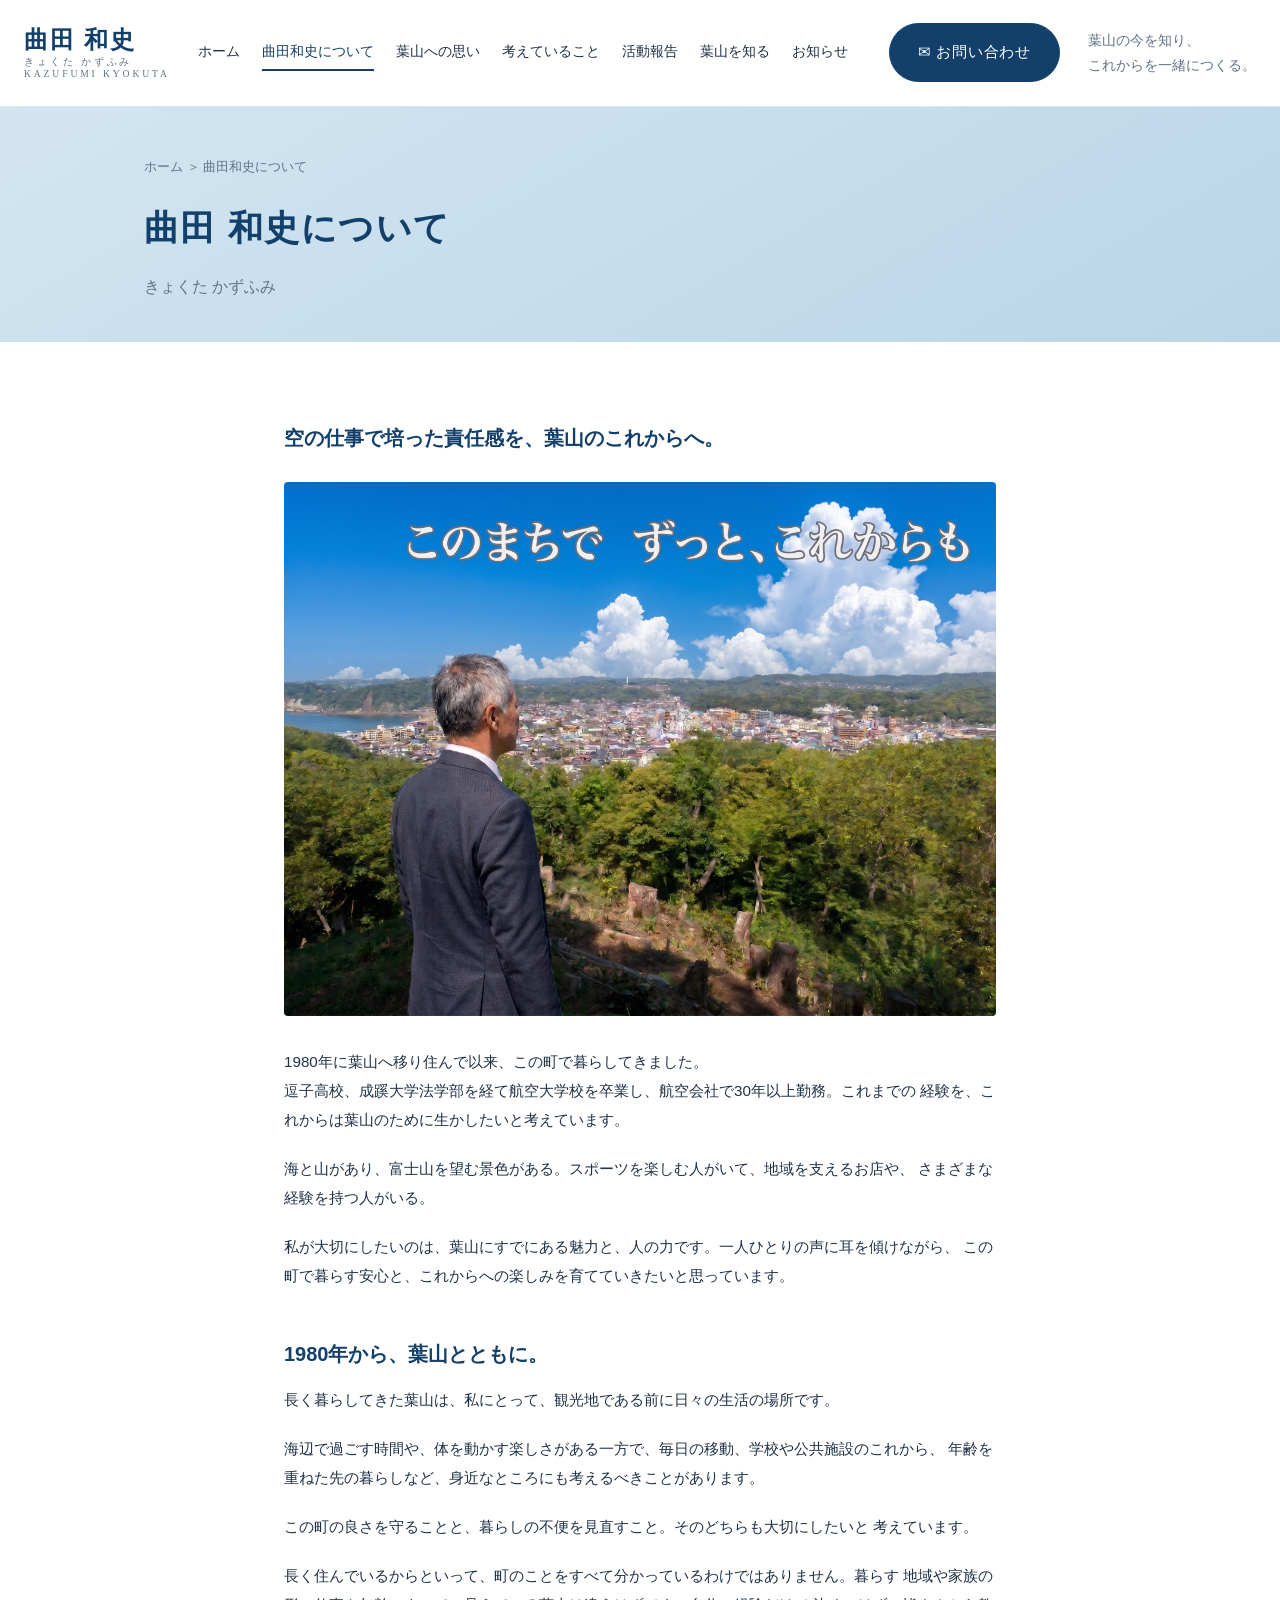
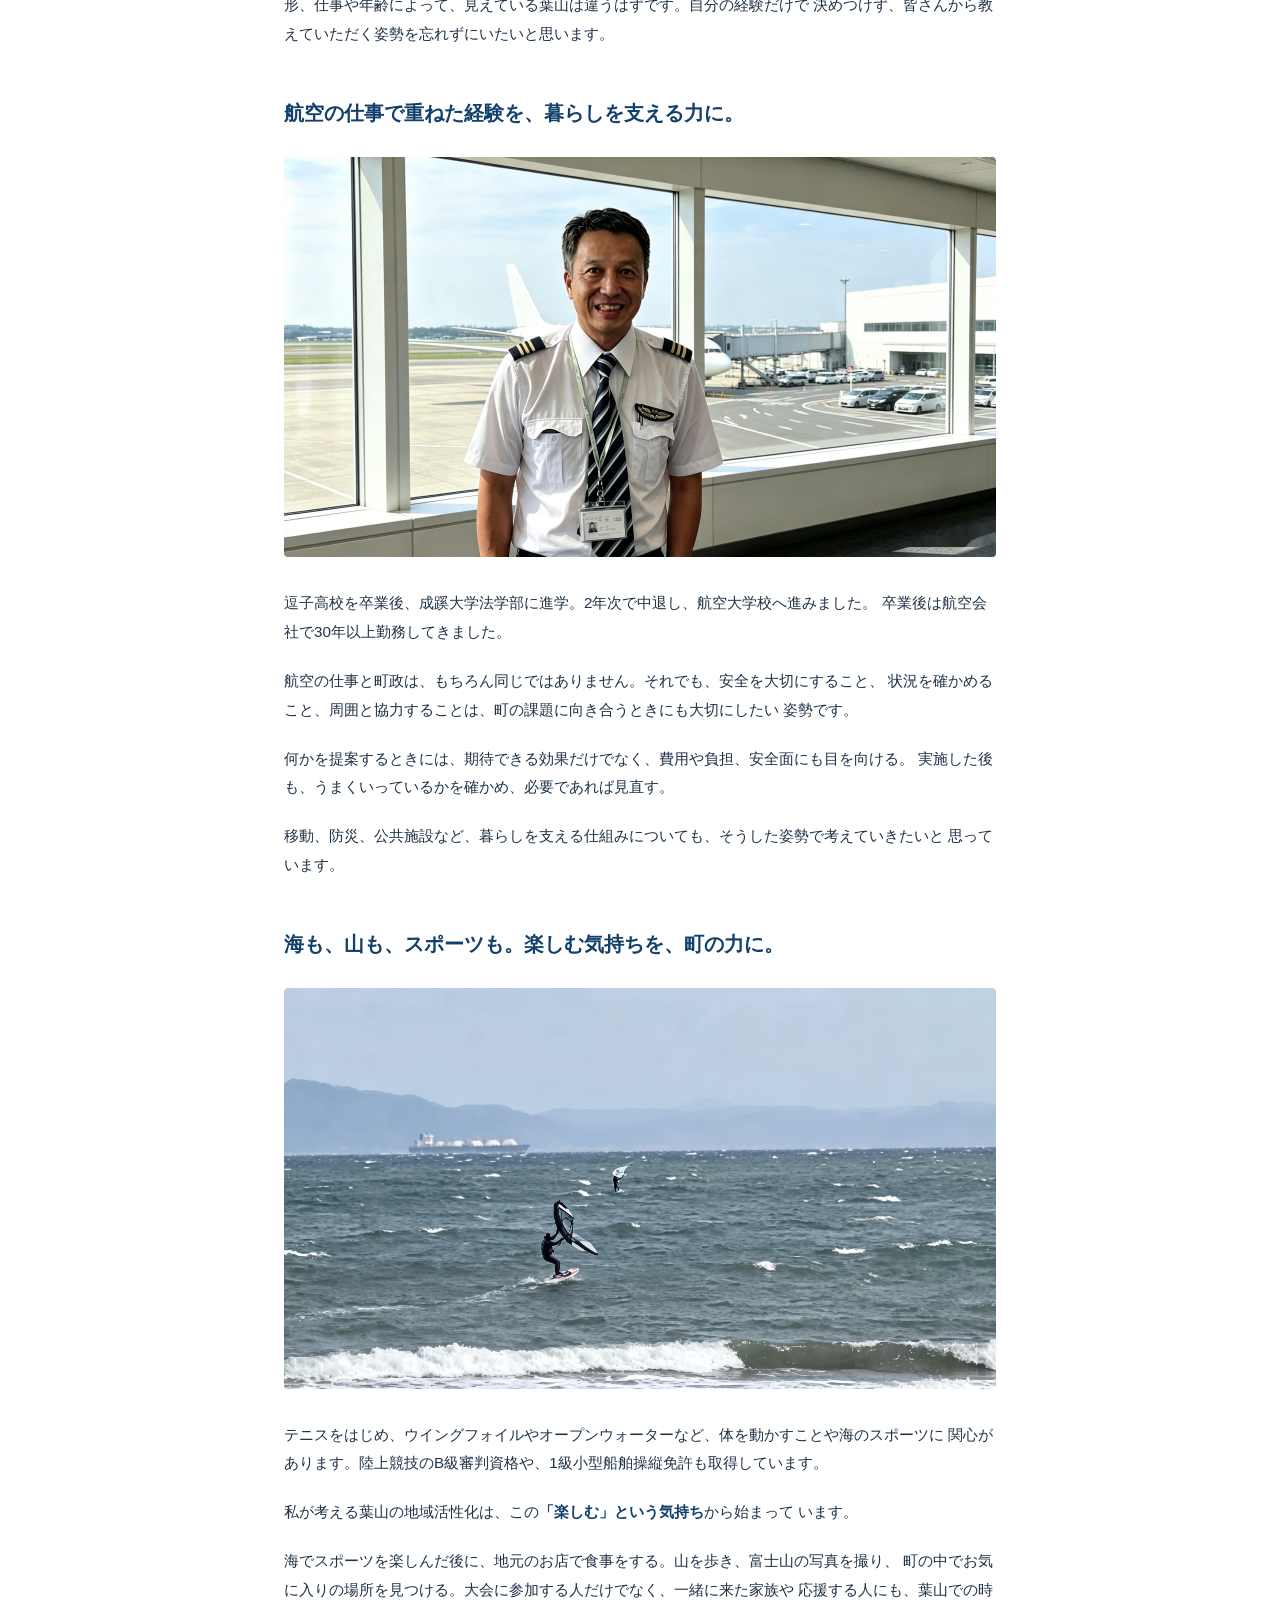
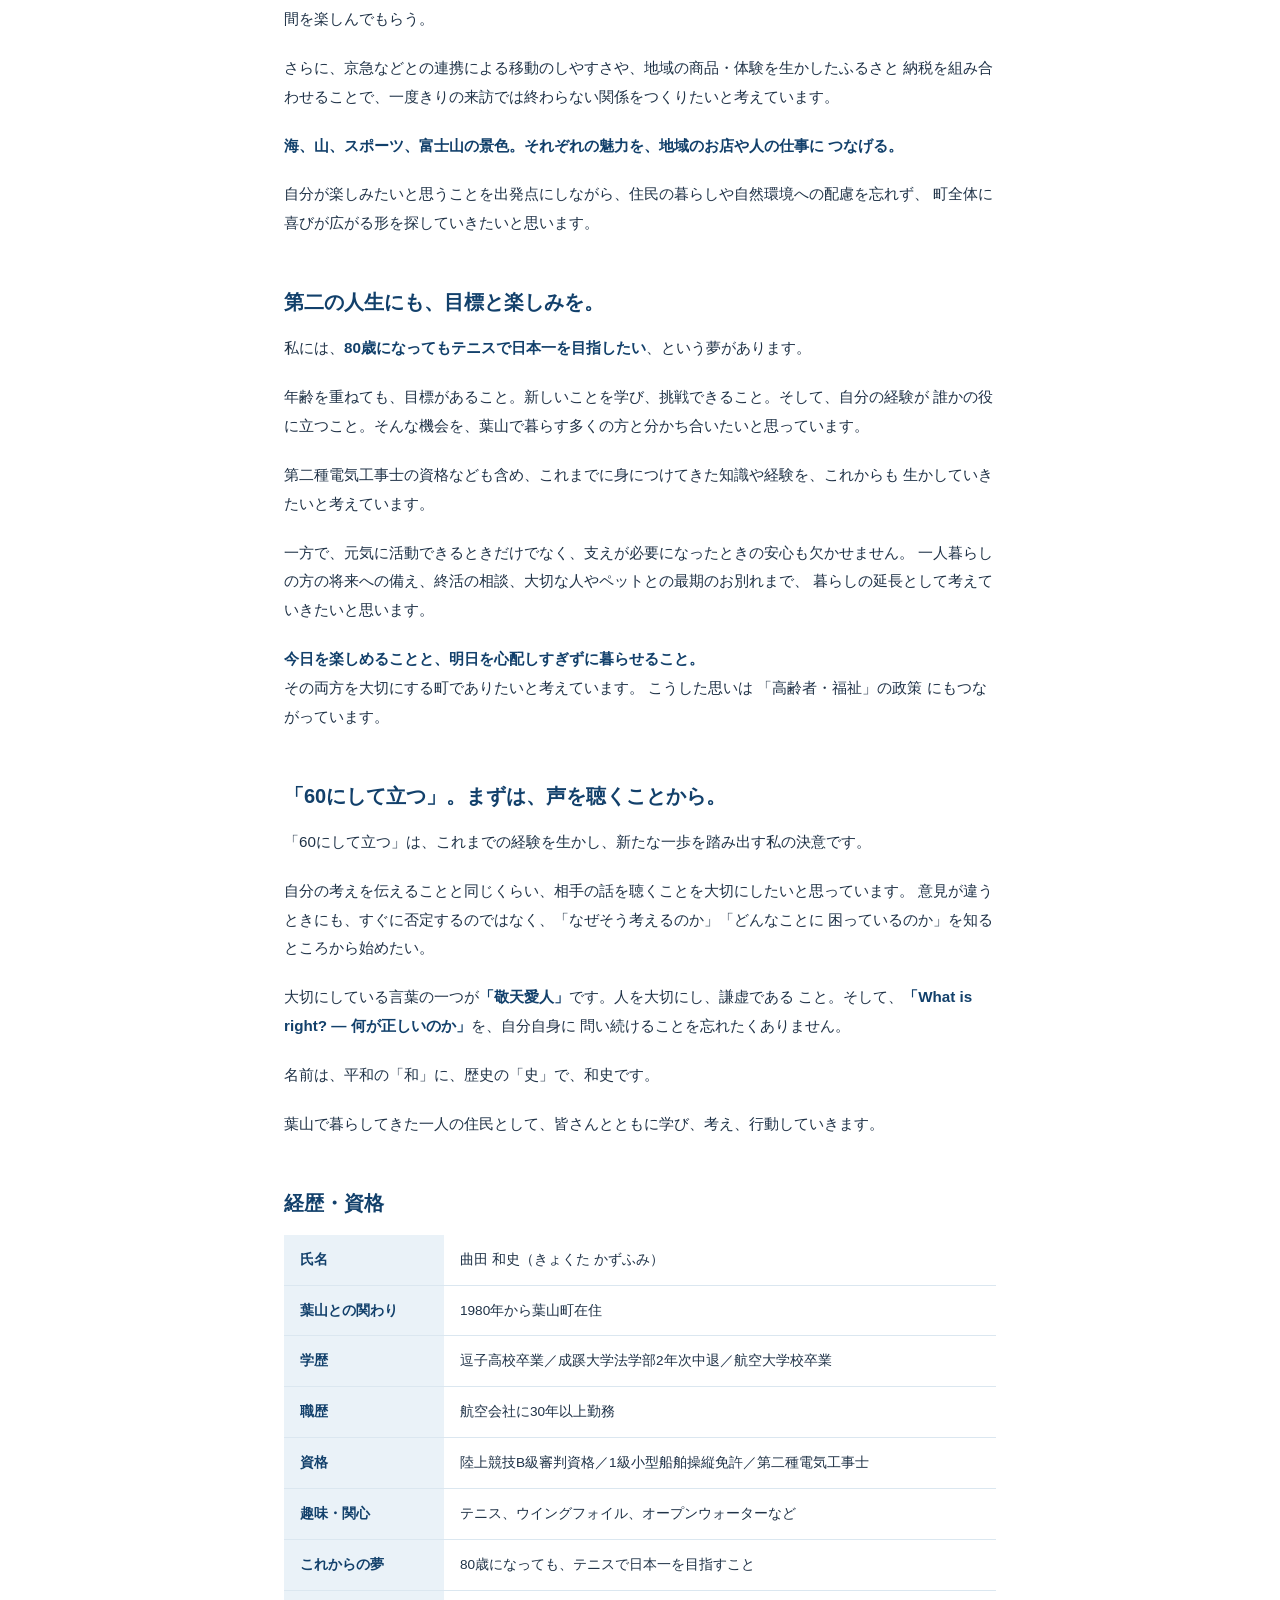
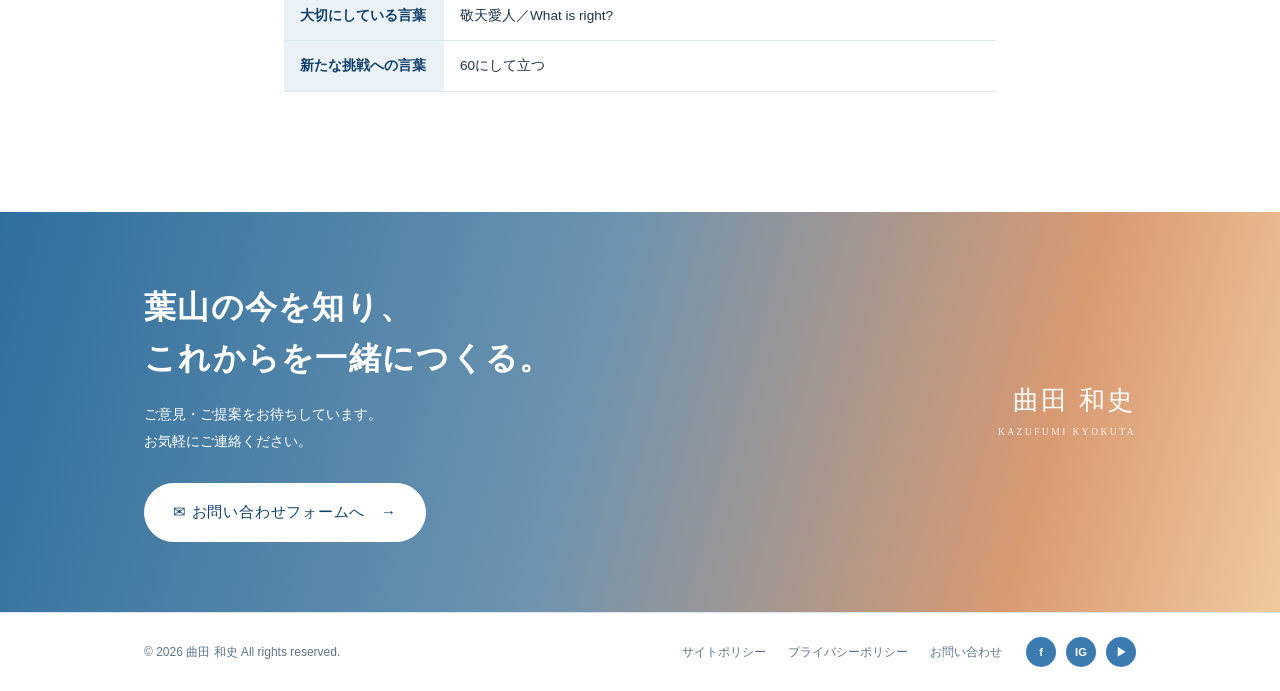
<file: profile.html>
<!DOCTYPE html>
<html lang="ja">
<head>
  <meta charset="UTF-8">
  <meta name="viewport" content="width=device-width, initial-scale=1.0">
  <title>曲田 和史について | 曲田 和史</title>
  <link rel="stylesheet" href="assets/css/common.css">
</head>
<body>

  <!-- ============ ヘッダー（トップページと同じもの） ============ -->
  <header class="header">
    <div class="header__inner">

      <a class="logo" href="index.html#home">
        <span class="logo__name">曲田 和史</span>
        <span class="logo__kana">きょくた かずふみ</span>
        <span class="logo__roman">KAZUFUMI KYOKUTA</span>
      </a>

      <button class="menu-btn" id="menuBtn" aria-label="メニューを開く">☰</button>

      <nav class="nav" id="nav">
        <ul class="nav__list">
          <li><a href="index.html#home">ホーム</a></li>
          <li><a href="index.html#profile" class="is-current">曲田和史について</a></li>
          <li><a href="index.html#omoi">葉山への思い</a></li>
          <li><a href="index.html#policy">考えていること</a></li>
          <li><a href="index.html#news">活動報告</a></li>
          <li><a href="index.html#hayama">葉山を知る</a></li>
          <li><a href="index.html#info">お知らせ</a></li>
        </ul>
      </nav>

      <a class="btn btn--fill header__contact" href="index.html#contact">✉ お問い合わせ</a>

      <p class="header__catch">葉山の今を知り、<br>これからを一緒につくる。</p>

    </div>
  </header>

  <!-- ============ ページ見出し ============ -->
  <section class="page-hero">
    <div class="container">
      <p class="breadcrumb">
        <a href="index.html#home">ホーム</a> ＞
        曲田和史について
      </p>
      <h1 class="page-hero__title">曲田 和史について</h1>
      <p class="page-hero__lead">きょくた かずふみ</p>
    </div>
  </section>

  <!-- ============ 本文 ============ -->
  <section class="section detail">
    <div class="container detail__inner">

      <h3>空の仕事で培った責任感を、葉山のこれからへ。</h3>

      <div class="photo" style="aspect-ratio: 4 / 3;">
        <img src="assets/images/kyokuta-hillside-town-view-licensed_2390x1792.jpg"
             alt="緑の高台から葉山の街並みを見つめる曲田和史。「このまちで ずっと、これからも」の文字入り"
             style="width: 100%; height: 100%; object-fit: cover;">
      </div>

      <p>
        1980年に葉山へ移り住んで以来、この町で暮らしてきました。<br>
        逗子高校、成蹊大学法学部を経て航空大学校を卒業し、航空会社で30年以上勤務。これまでの
        経験を、これからは葉山のために生かしたいと考えています。
      </p>

      <p>
        海と山があり、富士山を望む景色がある。スポーツを楽しむ人がいて、地域を支えるお店や、
        さまざまな経験を持つ人がいる。
      </p>

      <p>
        私が大切にしたいのは、葉山にすでにある魅力と、人の力です。一人ひとりの声に耳を傾けながら、
        この町で暮らす安心と、これからへの楽しみを育てていきたいと思っています。
      </p>

      <h3>1980年から、葉山とともに。</h3>

      <p>
        長く暮らしてきた葉山は、私にとって、観光地である前に日々の生活の場所です。
      </p>

      <p>
        海辺で過ごす時間や、体を動かす楽しさがある一方で、毎日の移動、学校や公共施設のこれから、
        年齢を重ねた先の暮らしなど、身近なところにも考えるべきことがあります。
      </p>

      <p>
        この町の良さを守ることと、暮らしの不便を見直すこと。そのどちらも大切にしたいと
        考えています。
      </p>

      <p>
        長く住んでいるからといって、町のことをすべて分かっているわけではありません。暮らす
        地域や家族の形、仕事や年齢によって、見えている葉山は違うはずです。自分の経験だけで
        決めつけず、皆さんから教えていただく姿勢を忘れずにいたいと思います。
      </p>

      <h3>航空の仕事で重ねた経験を、暮らしを支える力に。</h3>

      <div class="photo">
        <img src="assets/images/profile-airline-career_2848x1600.png"
             alt="空港のターミナルで、駐機中の航空機を背に立つパイロット姿の曲田和史"
             style="width: 100%; height: 100%; object-fit: cover;">
      </div>

      <p>
        逗子高校を卒業後、成蹊大学法学部に進学。2年次で中退し、航空大学校へ進みました。
        卒業後は航空会社で30年以上勤務してきました。
      </p>

      <p>
        航空の仕事と町政は、もちろん同じではありません。それでも、安全を大切にすること、
        状況を確かめること、周囲と協力することは、町の課題に向き合うときにも大切にしたい
        姿勢です。
      </p>

      <p>
        何かを提案するときには、期待できる効果だけでなく、費用や負担、安全面にも目を向ける。
        実施した後も、うまくいっているかを確かめ、必要であれば見直す。
      </p>

      <p>
        移動、防災、公共施設など、暮らしを支える仕組みについても、そうした姿勢で考えていきたいと
        思っています。
      </p>

      <h3>海も、山も、スポーツも。楽しむ気持ちを、町の力に。</h3>

      <div class="photo">
        <img src="assets/images/tennis-wingfoil_2880x1440.jpg"
             alt="葉山の沖でウイングフォイルを楽しむ人たちと、沖を行くタンカー"
             style="width: 100%; height: 100%; object-fit: cover;">
      </div>

      <p>
        テニスをはじめ、ウイングフォイルやオープンウォーターなど、体を動かすことや海のスポーツに
        関心があります。陸上競技のB級審判資格や、1級小型船舶操縦免許も取得しています。
      </p>

      <p>
        私が考える葉山の地域活性化は、この<strong>「楽しむ」という気持ち</strong>から始まって
        います。
      </p>

      <p>
        海でスポーツを楽しんだ後に、地元のお店で食事をする。山を歩き、富士山の写真を撮り、
        町の中でお気に入りの場所を見つける。大会に参加する人だけでなく、一緒に来た家族や
        応援する人にも、葉山での時間を楽しんでもらう。
      </p>

      <p>
        さらに、京急などとの連携による移動のしやすさや、地域の商品・体験を生かしたふるさと
        納税を組み合わせることで、一度きりの来訪では終わらない関係をつくりたいと考えています。
      </p>

      <p>
        <strong>海、山、スポーツ、富士山の景色。それぞれの魅力を、地域のお店や人の仕事に
        つなげる。</strong>
      </p>

      <p>
        自分が楽しみたいと思うことを出発点にしながら、住民の暮らしや自然環境への配慮を忘れず、
        町全体に喜びが広がる形を探していきたいと思います。
      </p>

      <h3>第二の人生にも、目標と楽しみを。</h3>

      <p>
        私には、<strong>80歳になってもテニスで日本一を目指したい</strong>、という夢があります。
      </p>

      <p>
        年齢を重ねても、目標があること。新しいことを学び、挑戦できること。そして、自分の経験が
        誰かの役に立つこと。そんな機会を、葉山で暮らす多くの方と分かち合いたいと思っています。
      </p>

      <p>
        第二種電気工事士の資格なども含め、これまでに身につけてきた知識や経験を、これからも
        生かしていきたいと考えています。
      </p>

      <p>
        一方で、元気に活動できるときだけでなく、支えが必要になったときの安心も欠かせません。
        一人暮らしの方の将来への備え、終活の相談、大切な人やペットとの最期のお別れまで、
        暮らしの延長として考えていきたいと思います。
      </p>

      <p>
        <strong>今日を楽しめることと、明日を心配しすぎずに暮らせること。</strong><br>
        その両方を大切にする町でありたいと考えています。
        こうした思いは <a href="korei.html">「高齢者・福祉」の政策</a> にもつながっています。
      </p>

      <h3>「60にして立つ」。まずは、声を聴くことから。</h3>

      <p>
        「60にして立つ」は、これまでの経験を生かし、新たな一歩を踏み出す私の決意です。
      </p>

      <p>
        自分の考えを伝えることと同じくらい、相手の話を聴くことを大切にしたいと思っています。
        意見が違うときにも、すぐに否定するのではなく、「なぜそう考えるのか」「どんなことに
        困っているのか」を知るところから始めたい。
      </p>

      <p>
        大切にしている言葉の一つが<strong>「敬天愛人」</strong>です。人を大切にし、謙虚である
        こと。そして、<strong>「What is right? ― 何が正しいのか」</strong>を、自分自身に
        問い続けることを忘れたくありません。
      </p>

      <p>
        名前は、平和の「和」に、歴史の「史」で、和史です。
      </p>

      <p>
        葉山で暮らしてきた一人の住民として、皆さんとともに学び、考え、行動していきます。
      </p>

      <!-- ============ 経歴・資格 ============ -->
      <h3>経歴・資格</h3>

      <table class="profile-table">
        <tbody>
          <tr>
            <th scope="row">氏名</th>
            <td>曲田 和史（きょくた かずふみ）</td>
          </tr>
          <tr>
            <th scope="row">葉山との関わり</th>
            <td>1980年から葉山町在住</td>
          </tr>
          <tr>
            <th scope="row">学歴</th>
            <td>逗子高校卒業／成蹊大学法学部2年次中退／航空大学校卒業</td>
          </tr>
          <tr>
            <th scope="row">職歴</th>
            <td>航空会社に30年以上勤務</td>
          </tr>
          <tr>
            <th scope="row">資格</th>
            <td>陸上競技B級審判資格／1級小型船舶操縦免許／第二種電気工事士</td>
          </tr>
          <tr>
            <th scope="row">趣味・関心</th>
            <td>テニス、ウイングフォイル、オープンウォーターなど</td>
          </tr>
          <tr>
            <th scope="row">これからの夢</th>
            <td>80歳になっても、テニスで日本一を目指すこと</td>
          </tr>
          <tr>
            <th scope="row">大切にしている言葉</th>
            <td>敬天愛人／What is right?</td>
          </tr>
          <tr>
            <th scope="row">新たな挑戦への言葉</th>
            <td>60にして立つ</td>
          </tr>
        </tbody>
      </table>

    </div>
  </section>

  <!-- ============ お問い合わせへの呼びかけ ============ -->
  <section class="cta" id="contact">
    <div class="container cta__inner">

      <div>
        <h2 class="cta__title">
          葉山の今を知り、<br>
          これからを一緒につくる。
        </h2>
        <p class="cta__text">
          ご意見・ご提案をお待ちしています。<br>
          お気軽にご連絡ください。
        </p>
        <a class="btn btn--white" href="index.html#contact">✉ お問い合わせフォームへ　→</a>
      </div>

      <p class="cta__sign">
        <strong>曲田 和史</strong>
        <small>KAZUFUMI KYOKUTA</small>
      </p>

    </div>
  </section>

  <!-- ============ フッター ============ -->
  <footer class="footer">
    <div class="container footer__inner">

      <p style="margin: 0;">© 2026 曲田 和史 All rights reserved.</p>

      <ul class="footer__links">
        <li><a href="sitepolicy.html">サイトポリシー</a></li>
        <li><a href="privacypolicy.html">プライバシーポリシー</a></li>
        <li><a href="index.html#contact">お問い合わせ</a></li>
      </ul>

      <ul class="footer__sns">
        <li><a href="#" aria-label="Facebook">f</a></li>
        <li><a href="#" aria-label="Instagram">IG</a></li>
        <li><a href="#" aria-label="YouTube">▶</a></li>
      </ul>

    </div>
  </footer>

  <!-- 右下に固定される「上に戻る」ボタン -->
  <button class="to-top" id="toTopBtn" aria-label="ページの先頭へ戻る">↑</button>

  <script>
    const menuBtn = document.getElementById("menuBtn");
    const nav = document.getElementById("nav");

    menuBtn.addEventListener("click", function () {
      nav.classList.toggle("is-open");
    });

    nav.querySelectorAll("a").forEach(function (link) {
      link.addEventListener("click", function () {
        nav.classList.remove("is-open");
      });
    });

    const toTopBtn = document.getElementById("toTopBtn");

    window.addEventListener("scroll", function () {
      if (window.scrollY > 400) {
        toTopBtn.classList.add("is-visible");
      } else {
        toTopBtn.classList.remove("is-visible");
      }
    });

    toTopBtn.addEventListener("click", function () {
      window.scrollTo({ top: 0, behavior: "smooth" });
    });

    // 7. SNSのアイコンがクリックされたら、まだ準備中であることを知らせる
    //    forEach で3つのアイコンすべてに同じ処理をつける
    document.querySelectorAll(".footer__sns a").forEach(function (link) {
      link.addEventListener("click", function (event) {
        event.preventDefault();  // リンク先へ移動しようとするのを止める
        alert("SNSアカウントは現在準備中です。");
      });
    });
  </script>

</body>
</html>
</file>
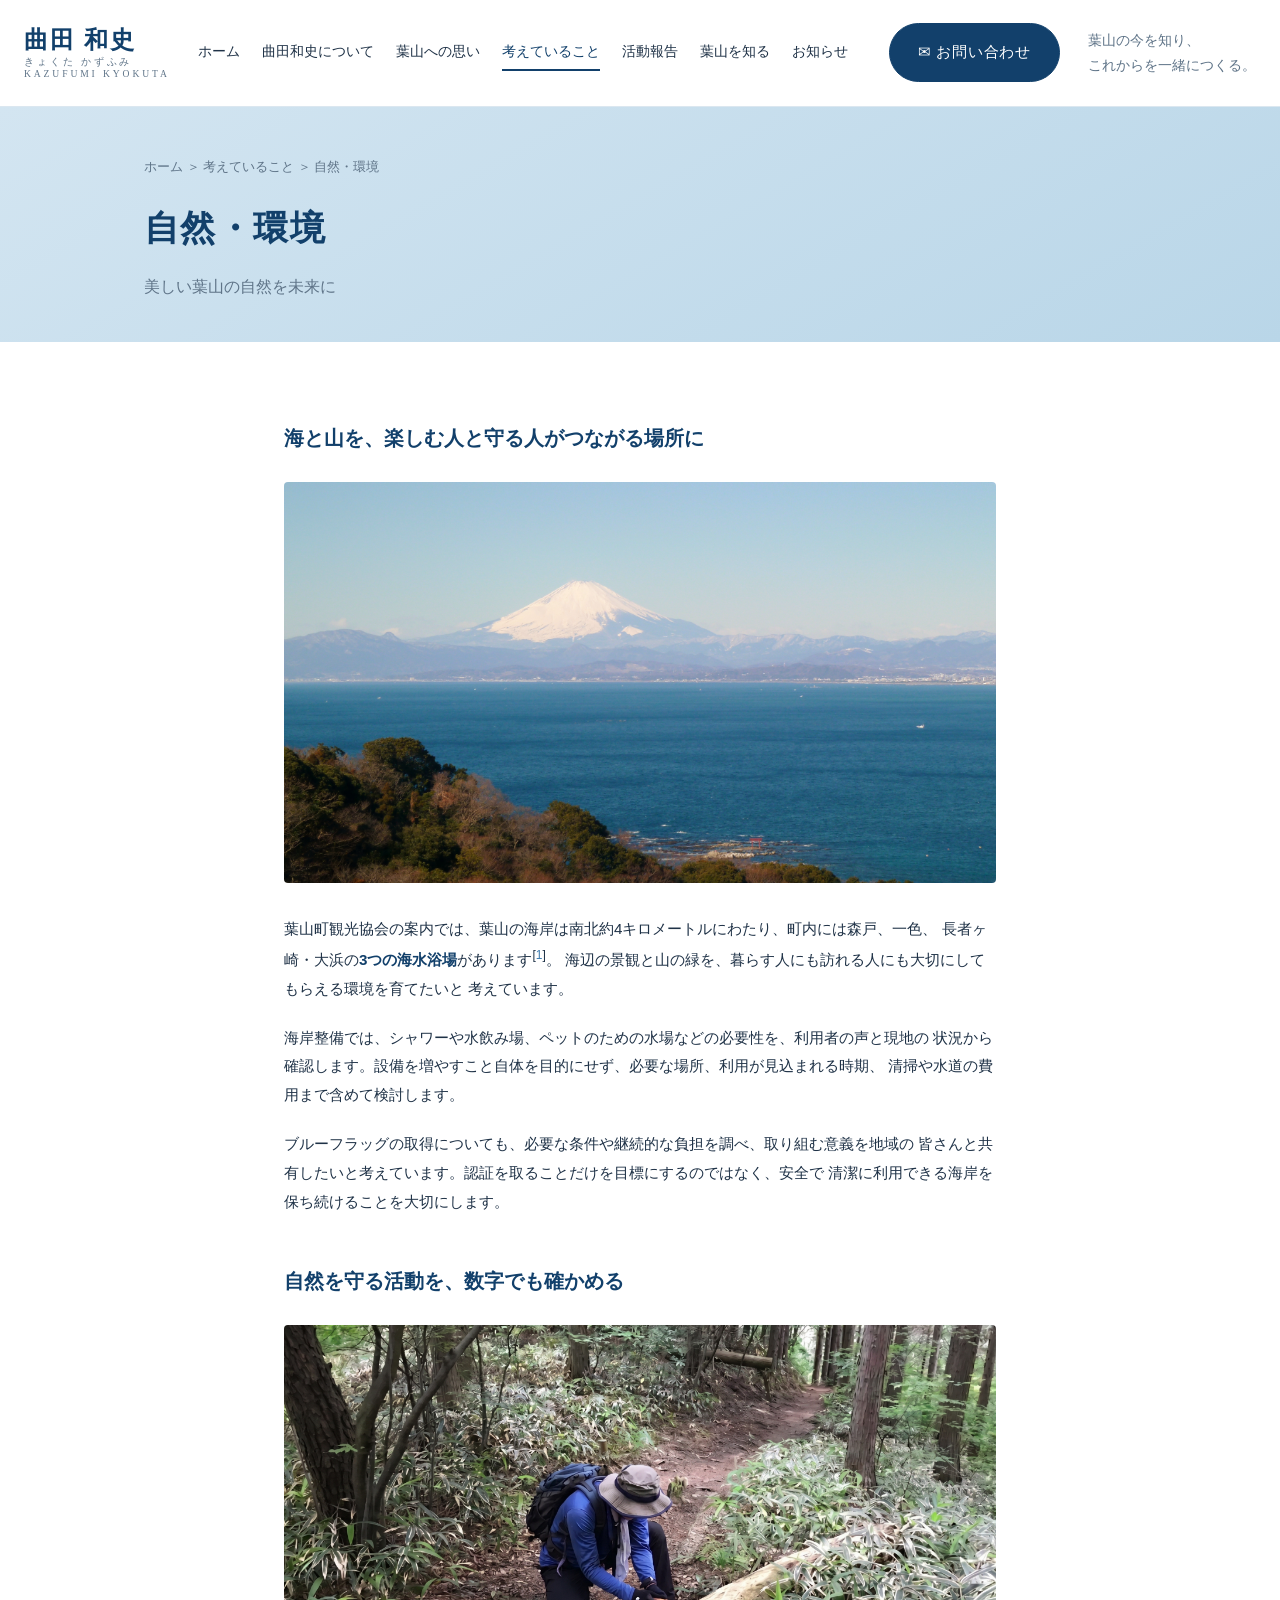
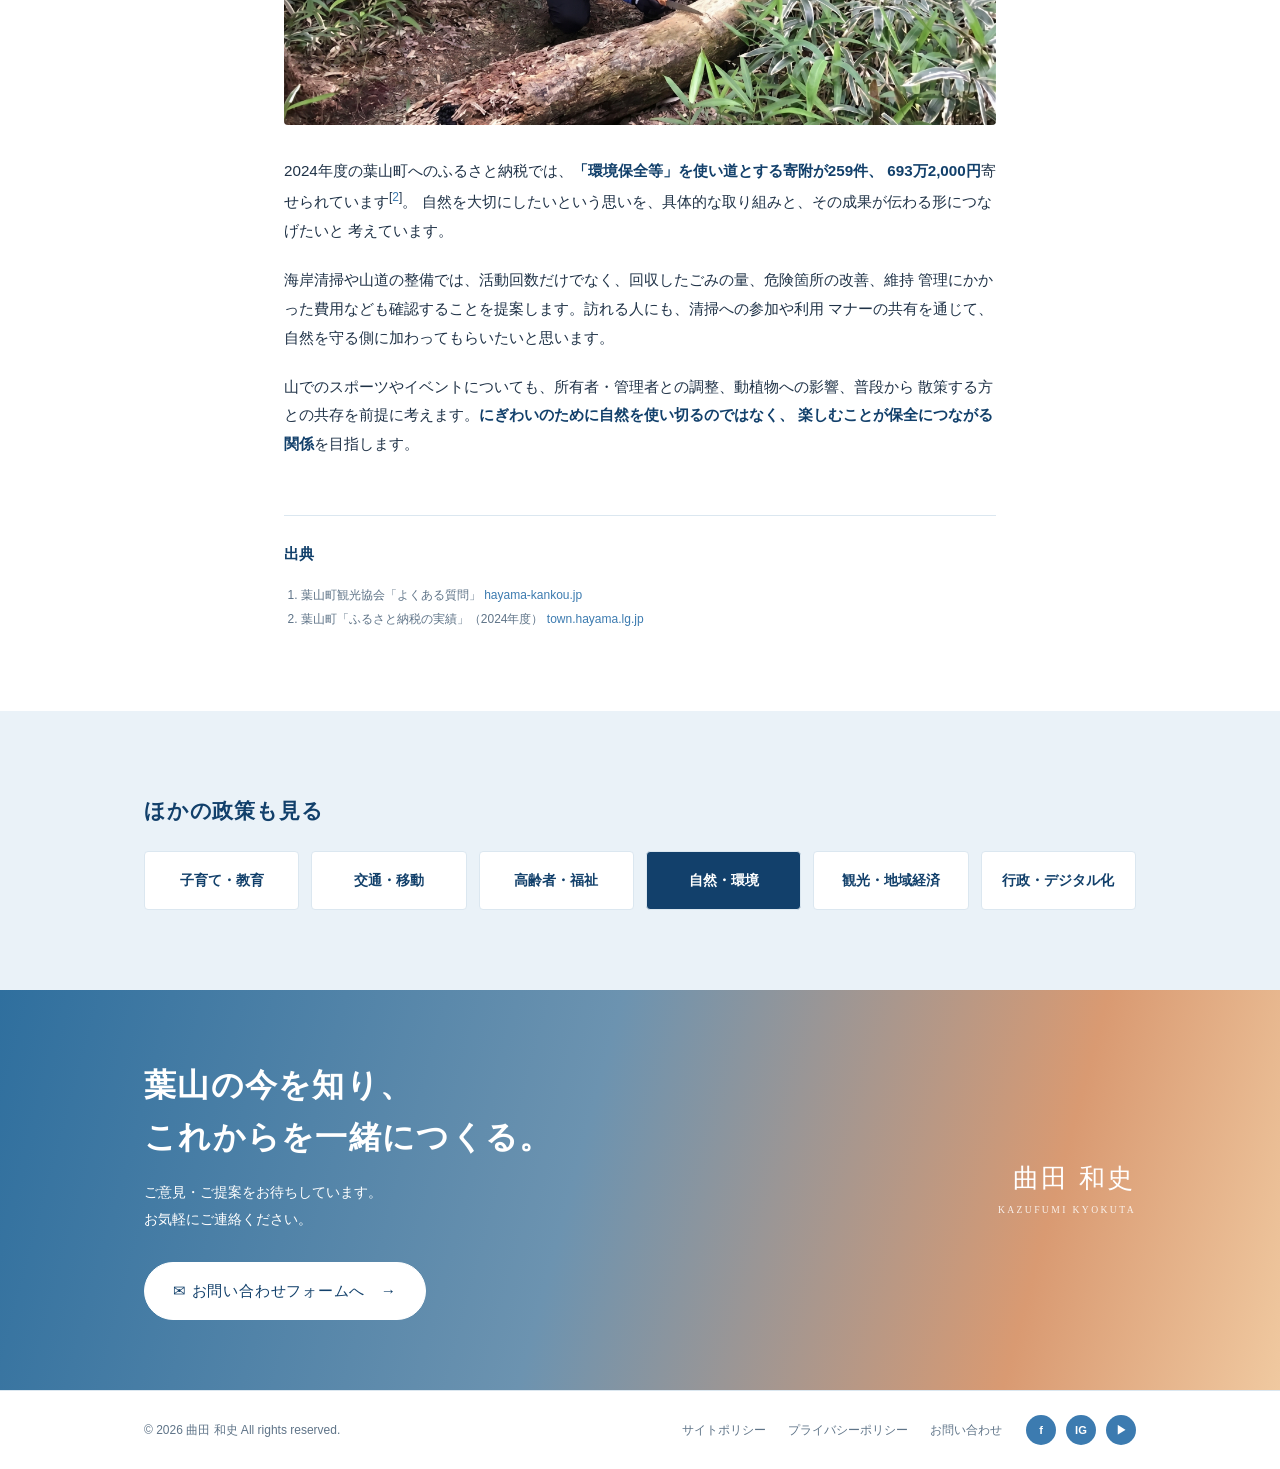
<file: shizen.html>
<!DOCTYPE html>
<html lang="ja">
<head>
  <meta charset="UTF-8">
  <meta name="viewport" content="width=device-width, initial-scale=1.0">
  <title>自然・環境 | 曲田 和史</title>
  <link rel="stylesheet" href="assets/css/common.css">
</head>
<body>

  <!-- ============ ヘッダー（トップページと同じもの） ============ -->
  <header class="header">
    <div class="header__inner">

      <a class="logo" href="index.html#home">
        <span class="logo__name">曲田 和史</span>
        <span class="logo__kana">きょくた かずふみ</span>
        <span class="logo__roman">KAZUFUMI KYOKUTA</span>
      </a>

      <button class="menu-btn" id="menuBtn" aria-label="メニューを開く">☰</button>

      <nav class="nav" id="nav">
        <ul class="nav__list">
          <li><a href="index.html#home">ホーム</a></li>
          <li><a href="index.html#profile">曲田和史について</a></li>
          <li><a href="index.html#omoi">葉山への思い</a></li>
          <li><a href="index.html#policy" class="is-current">考えていること</a></li>
          <li><a href="index.html#news">活動報告</a></li>
          <li><a href="index.html#hayama">葉山を知る</a></li>
          <li><a href="index.html#info">お知らせ</a></li>
        </ul>
      </nav>

      <a class="btn btn--fill header__contact" href="index.html#contact">✉ お問い合わせ</a>

      <p class="header__catch">葉山の今を知り、<br>これからを一緒につくる。</p>

    </div>
  </header>

  <!-- ============ ページ見出し ============ -->
  <section class="page-hero">
    <div class="container">
      <p class="breadcrumb">
        <a href="index.html#home">ホーム</a> ＞
        <a href="index.html#policy">考えていること</a> ＞
        自然・環境
      </p>
      <h1 class="page-hero__title">自然・環境</h1>
      <p class="page-hero__lead">美しい葉山の自然を未来に</p>
    </div>
  </section>

  <!-- ============ 本文 ============ -->
  <section class="section detail">
    <div class="container detail__inner">

      <h3>海と山を、楽しむ人と守る人がつながる場所に</h3>

      <div class="photo">
        <img src="assets/images/sangaokayama-mtfuji-torii-view-licensed_4000x3000.jpg"
             alt="三ヶ岡山から望む富士山と、海に立つ赤い鳥居"
             style="width: 100%; height: 100%; object-fit: cover;">
      </div>

      <p>
        葉山町観光協会の案内では、葉山の海岸は南北約4キロメートルにわたり、町内には森戸、一色、
        長者ヶ崎・大浜の<strong>3つの海水浴場</strong>があります<span class="cite">[<a href="#src1">1</a>]</span>。
        海辺の景観と山の緑を、暮らす人にも訪れる人にも大切にしてもらえる環境を育てたいと
        考えています。
      </p>

      <p>
        海岸整備では、シャワーや水飲み場、ペットのための水場などの必要性を、利用者の声と現地の
        状況から確認します。設備を増やすこと自体を目的にせず、必要な場所、利用が見込まれる時期、
        清掃や水道の費用まで含めて検討します。
      </p>

      <p>
        ブルーフラッグの取得についても、必要な条件や継続的な負担を調べ、取り組む意義を地域の
        皆さんと共有したいと考えています。認証を取ることだけを目標にするのではなく、安全で
        清潔に利用できる海岸を保ち続けることを大切にします。
      </p>

      <h3>自然を守る活動を、数字でも確かめる</h3>

      <div class="photo">
        <img src="assets/images/trail-maintenance-volunteer-sawing-log_2434x1728.jpg"
             alt="山道に倒れた木をのこぎりで整備するボランティアのようす"
             style="width: 100%; height: 100%; object-fit: cover;">
      </div>

      <p>
        2024年度の葉山町へのふるさと納税では、<strong>「環境保全等」を使い道とする寄附が259件、
        693万2,000円</strong>寄せられています<span class="cite">[<a href="#src2">2</a>]</span>。
        自然を大切にしたいという思いを、具体的な取り組みと、その成果が伝わる形につなげたいと
        考えています。
      </p>

      <p>
        海岸清掃や山道の整備では、活動回数だけでなく、回収したごみの量、危険箇所の改善、維持
        管理にかかった費用なども確認することを提案します。訪れる人にも、清掃への参加や利用
        マナーの共有を通じて、自然を守る側に加わってもらいたいと思います。
      </p>

      <p>
        山でのスポーツやイベントについても、所有者・管理者との調整、動植物への影響、普段から
        散策する方との共存を前提に考えます。<strong>にぎわいのために自然を使い切るのではなく、
        楽しむことが保全につながる関係</strong>を目指します。
      </p>

      <!-- ============ 出典 ============ -->
      <div class="sources">
        <h2>出典</h2>
        <ol>
          <li id="src1">葉山町観光協会「よくある質問」
            <a href="https://www.hayama-kankou.jp/faq/" target="_blank" rel="noopener">hayama-kankou.jp</a>
          </li>
          <li id="src2">葉山町「ふるさと納税の実績」（2024年度）
            <a href="https://www.town.hayama.lg.jp/material/files/group/3/R6furusatotax.pdf" target="_blank" rel="noopener">town.hayama.lg.jp</a>
          </li>
        </ol>
      </div>

    </div>
  </section>

  <!-- ============ ほかの政策も見る ============ -->
  <section class="section policy-nav">
    <div class="container">
      <h2 class="heading" style="font-size: 1.3rem;">ほかの政策も見る</h2>
      <div class="policy-nav__grid">
        <a href="kosodate.html">子育て・教育</a>
        <a href="kotsu.html">交通・移動</a>
        <a href="korei.html">高齢者・福祉</a>
        <a href="shizen.html" class="is-current">自然・環境</a>
        <a href="kanko.html">観光・地域経済</a>
        <a href="gyosei.html">行政・デジタル化</a>
      </div>
    </div>
  </section>

  <!-- ============ お問い合わせへの呼びかけ ============ -->
  <section class="cta" id="contact">
    <div class="container cta__inner">

      <div>
        <h2 class="cta__title">
          葉山の今を知り、<br>
          これからを一緒につくる。
        </h2>
        <p class="cta__text">
          ご意見・ご提案をお待ちしています。<br>
          お気軽にご連絡ください。
        </p>
        <a class="btn btn--white" href="index.html#contact">✉ お問い合わせフォームへ　→</a>
      </div>

      <p class="cta__sign">
        <strong>曲田 和史</strong>
        <small>KAZUFUMI KYOKUTA</small>
      </p>

    </div>
  </section>

  <!-- ============ フッター ============ -->
  <footer class="footer">
    <div class="container footer__inner">

      <p style="margin: 0;">© 2026 曲田 和史 All rights reserved.</p>

      <ul class="footer__links">
        <li><a href="sitepolicy.html">サイトポリシー</a></li>
        <li><a href="privacypolicy.html">プライバシーポリシー</a></li>
        <li><a href="index.html#contact">お問い合わせ</a></li>
      </ul>

      <ul class="footer__sns">
        <li><a href="#" aria-label="Facebook">f</a></li>
        <li><a href="#" aria-label="Instagram">IG</a></li>
        <li><a href="#" aria-label="YouTube">▶</a></li>
      </ul>

    </div>
  </footer>

  <!-- 右下に固定される「上に戻る」ボタン -->
  <button class="to-top" id="toTopBtn" aria-label="ページの先頭へ戻る">↑</button>

  <script>
    const menuBtn = document.getElementById("menuBtn");
    const nav = document.getElementById("nav");

    menuBtn.addEventListener("click", function () {
      nav.classList.toggle("is-open");
    });

    nav.querySelectorAll("a").forEach(function (link) {
      link.addEventListener("click", function () {
        nav.classList.remove("is-open");
      });
    });

    const toTopBtn = document.getElementById("toTopBtn");

    window.addEventListener("scroll", function () {
      if (window.scrollY > 400) {
        toTopBtn.classList.add("is-visible");
      } else {
        toTopBtn.classList.remove("is-visible");
      }
    });

    toTopBtn.addEventListener("click", function () {
      window.scrollTo({ top: 0, behavior: "smooth" });
    });

    // 7. SNSのアイコンがクリックされたら、まだ準備中であることを知らせる
    //    forEach で3つのアイコンすべてに同じ処理をつける
    document.querySelectorAll(".footer__sns a").forEach(function (link) {
      link.addEventListener("click", function (event) {
        event.preventDefault();  // リンク先へ移動しようとするのを止める
        alert("SNSアカウントは現在準備中です。");
      });
    });
  </script>

</body>
</html>
</file>
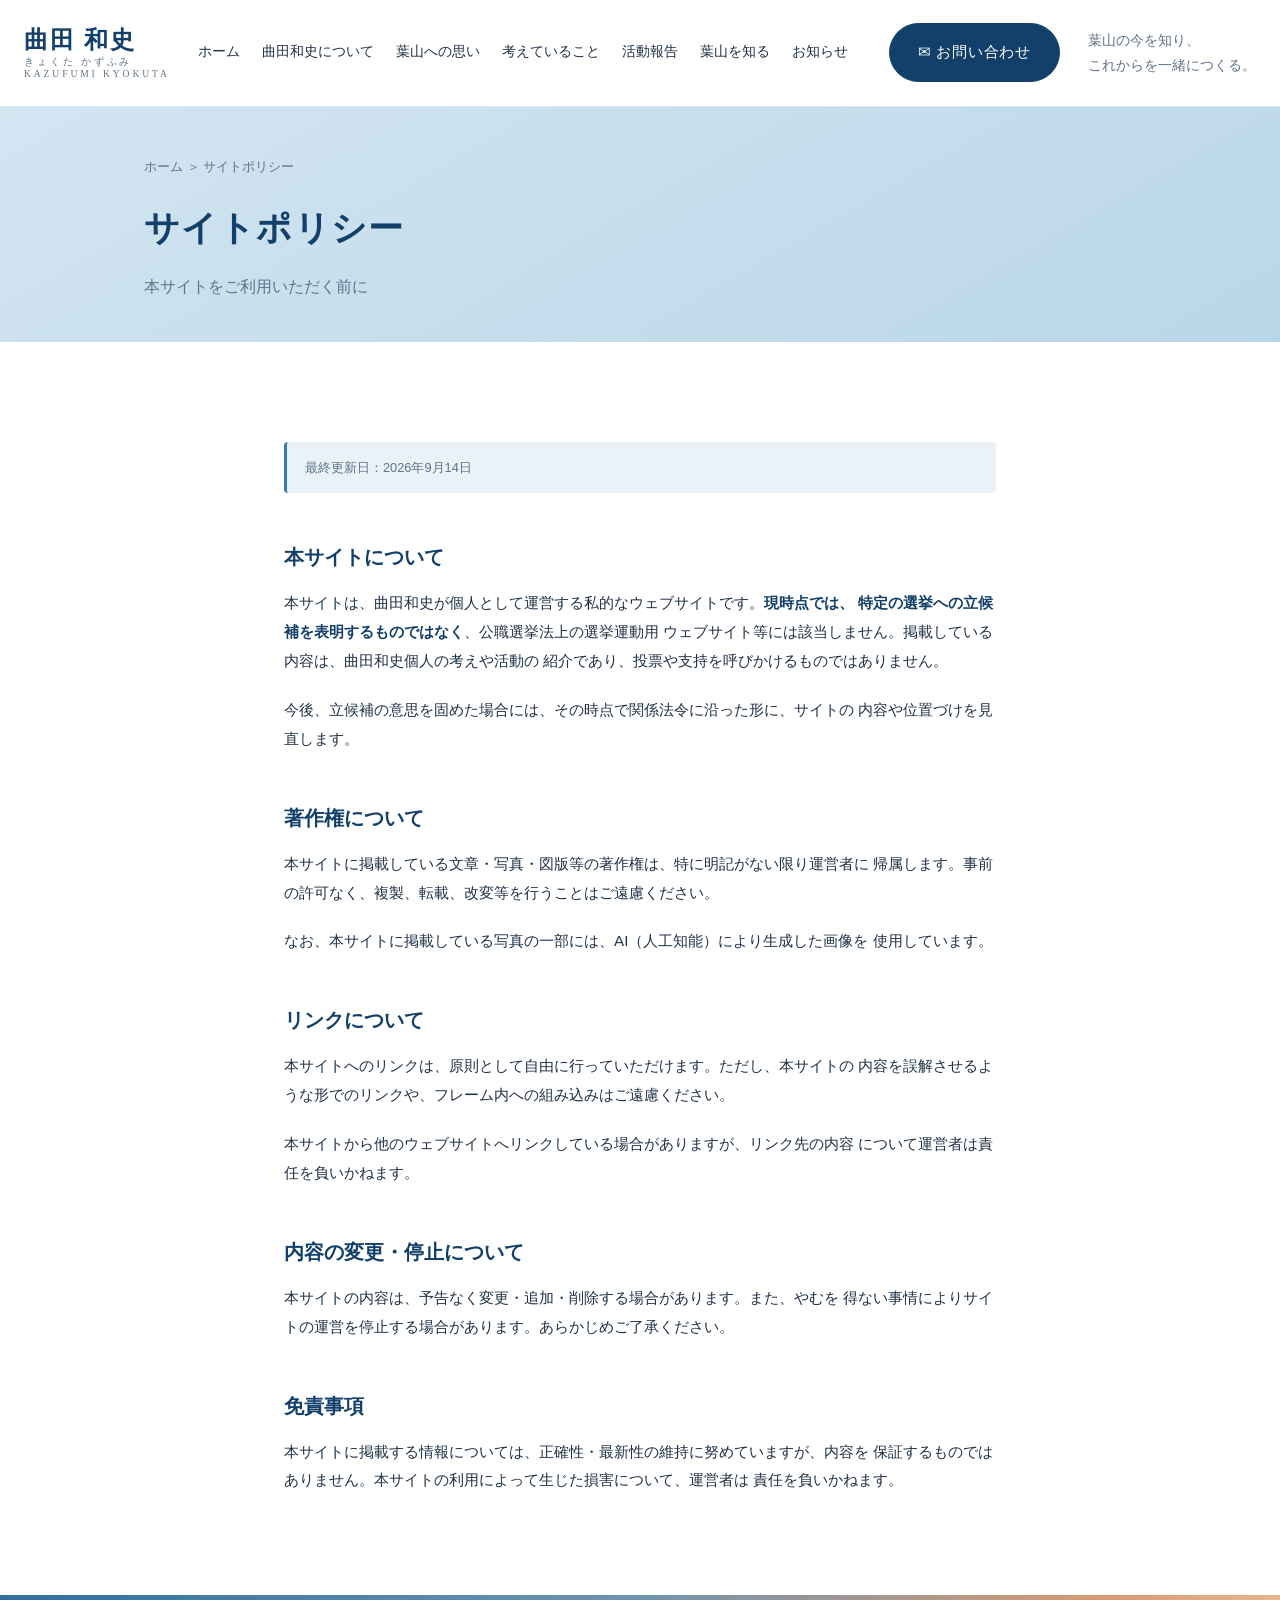
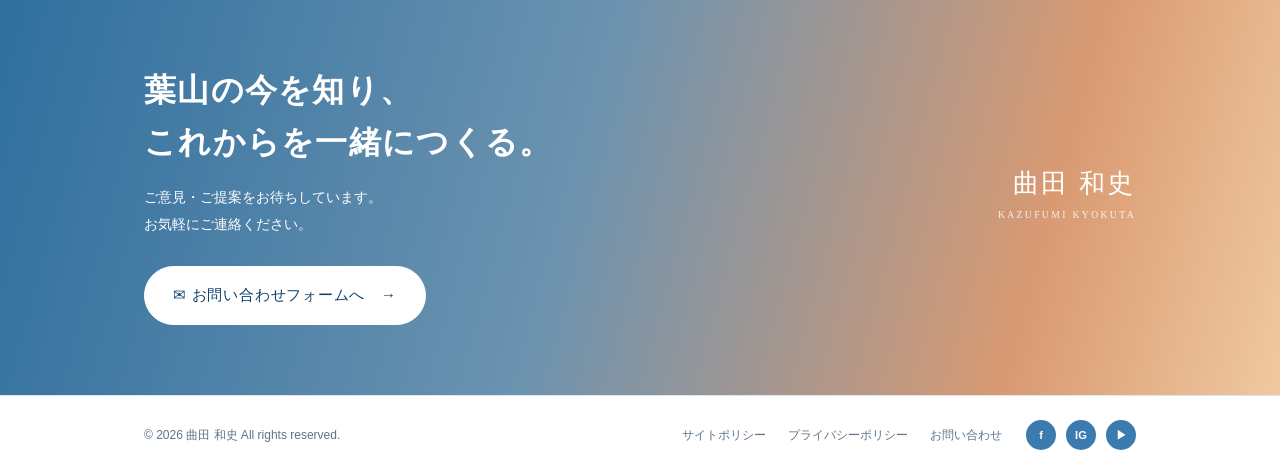
<file: sitepolicy.html>
<!DOCTYPE html>
<html lang="ja">
<head>
  <meta charset="UTF-8">
  <meta name="viewport" content="width=device-width, initial-scale=1.0">
  <title>サイトポリシー | 曲田 和史</title>
  <link rel="stylesheet" href="assets/css/common.css">
</head>
<body>

  <!-- ============ ヘッダー（トップページと同じもの） ============ -->
  <header class="header">
    <div class="header__inner">

      <a class="logo" href="index.html#home">
        <span class="logo__name">曲田 和史</span>
        <span class="logo__kana">きょくた かずふみ</span>
        <span class="logo__roman">KAZUFUMI KYOKUTA</span>
      </a>

      <button class="menu-btn" id="menuBtn" aria-label="メニューを開く">☰</button>

      <nav class="nav" id="nav">
        <ul class="nav__list">
          <li><a href="index.html#home">ホーム</a></li>
          <li><a href="index.html#profile">曲田和史について</a></li>
          <li><a href="index.html#omoi">葉山への思い</a></li>
          <li><a href="index.html#policy">考えていること</a></li>
          <li><a href="index.html#news">活動報告</a></li>
          <li><a href="index.html#hayama">葉山を知る</a></li>
          <li><a href="index.html#info">お知らせ</a></li>
        </ul>
      </nav>

      <a class="btn btn--fill header__contact" href="index.html#contact">✉ お問い合わせ</a>

      <p class="header__catch">葉山の今を知り、<br>これからを一緒につくる。</p>

    </div>
  </header>

  <!-- ============ ページ見出し ============ -->
  <section class="page-hero">
    <div class="container">
      <p class="breadcrumb">
        <a href="index.html#home">ホーム</a> ＞
        サイトポリシー
      </p>
      <h1 class="page-hero__title">サイトポリシー</h1>
      <p class="page-hero__lead">本サイトをご利用いただく前に</p>
    </div>
  </section>

  <!-- ============ 本文 ============ -->
  <section class="section detail">
    <div class="container detail__inner">

      <div class="note">
        最終更新日：2026年9月14日
      </div>

      <h3>本サイトについて</h3>

      <p>
        本サイトは、曲田和史が個人として運営する私的なウェブサイトです。<strong>現時点では、
        特定の選挙への立候補を表明するものではなく</strong>、公職選挙法上の選挙運動用
        ウェブサイト等には該当しません。掲載している内容は、曲田和史個人の考えや活動の
        紹介であり、投票や支持を呼びかけるものではありません。
      </p>

      <p>
        今後、立候補の意思を固めた場合には、その時点で関係法令に沿った形に、サイトの
        内容や位置づけを見直します。
      </p>

      <h3>著作権について</h3>

      <p>
        本サイトに掲載している文章・写真・図版等の著作権は、特に明記がない限り運営者に
        帰属します。事前の許可なく、複製、転載、改変等を行うことはご遠慮ください。
      </p>

      <p>
        なお、本サイトに掲載している写真の一部には、AI（人工知能）により生成した画像を
        使用しています。
      </p>

      <h3>リンクについて</h3>

      <p>
        本サイトへのリンクは、原則として自由に行っていただけます。ただし、本サイトの
        内容を誤解させるような形でのリンクや、フレーム内への組み込みはご遠慮ください。
      </p>

      <p>
        本サイトから他のウェブサイトへリンクしている場合がありますが、リンク先の内容
        について運営者は責任を負いかねます。
      </p>

      <h3>内容の変更・停止について</h3>

      <p>
        本サイトの内容は、予告なく変更・追加・削除する場合があります。また、やむを
        得ない事情によりサイトの運営を停止する場合があります。あらかじめご了承ください。
      </p>

      <h3>免責事項</h3>

      <p>
        本サイトに掲載する情報については、正確性・最新性の維持に努めていますが、内容を
        保証するものではありません。本サイトの利用によって生じた損害について、運営者は
        責任を負いかねます。
      </p>

    </div>
  </section>

  <!-- ============ お問い合わせへの呼びかけ ============ -->
  <section class="cta" id="contact">
    <div class="container cta__inner">

      <div>
        <h2 class="cta__title">
          葉山の今を知り、<br>
          これからを一緒につくる。
        </h2>
        <p class="cta__text">
          ご意見・ご提案をお待ちしています。<br>
          お気軽にご連絡ください。
        </p>
        <a class="btn btn--white" href="index.html#contact">✉ お問い合わせフォームへ　→</a>
      </div>

      <p class="cta__sign">
        <strong>曲田 和史</strong>
        <small>KAZUFUMI KYOKUTA</small>
      </p>

    </div>
  </section>

  <!-- ============ フッター ============ -->
  <footer class="footer">
    <div class="container footer__inner">

      <p style="margin: 0;">© 2026 曲田 和史 All rights reserved.</p>

      <ul class="footer__links">
        <li><a href="sitepolicy.html">サイトポリシー</a></li>
        <li><a href="privacypolicy.html">プライバシーポリシー</a></li>
        <li><a href="index.html#contact">お問い合わせ</a></li>
      </ul>

      <ul class="footer__sns">
        <li><a href="#" aria-label="Facebook">f</a></li>
        <li><a href="#" aria-label="Instagram">IG</a></li>
        <li><a href="#" aria-label="YouTube">▶</a></li>
      </ul>

    </div>
  </footer>

  <!-- 右下に固定される「上に戻る」ボタン -->
  <button class="to-top" id="toTopBtn" aria-label="ページの先頭へ戻る">↑</button>

  <script>
    const menuBtn = document.getElementById("menuBtn");
    const nav = document.getElementById("nav");

    menuBtn.addEventListener("click", function () {
      nav.classList.toggle("is-open");
    });

    nav.querySelectorAll("a").forEach(function (link) {
      link.addEventListener("click", function () {
        nav.classList.remove("is-open");
      });
    });

    const toTopBtn = document.getElementById("toTopBtn");

    window.addEventListener("scroll", function () {
      if (window.scrollY > 400) {
        toTopBtn.classList.add("is-visible");
      } else {
        toTopBtn.classList.remove("is-visible");
      }
    });

    toTopBtn.addEventListener("click", function () {
      window.scrollTo({ top: 0, behavior: "smooth" });
    });

    // 7. SNSのアイコンがクリックされたら、まだ準備中であることを知らせる
    //    forEach で3つのアイコンすべてに同じ処理をつける
    document.querySelectorAll(".footer__sns a").forEach(function (link) {
      link.addEventListener("click", function (event) {
        event.preventDefault();  // リンク先へ移動しようとするのを止める
        alert("SNSアカウントは現在準備中です。");
      });
    });
  </script>

</body>
</html>
</file>
<file: assets/css/common.css>
/* 1. よく使う色をここにまとめておく。--名前 で作った値は、下のほうで var(--名前) と書いて呼び出せる */
    :root {
      --navy:       #12406b;   /* 見出しやボタンに使う濃い青 */
      --navy-dark:  #0c2d4d;   /* いちばん濃い青（ボタンを押したときなど） */
      --navy-light: #3c7bb0;   /* 少し明るい青 */
      --sky:        #eaf2f8;   /* 背景のうすい水色 */
      --sky-deep:   #d3e5f1;   /* 少し濃い水色 */
      --text:       #1f3247;   /* ふつうの文字の色 */
      --text-sub:   #5f7488;   /* 補足の文字の色（少し薄い） */
      --line:       #dbe7f0;   /* 区切り線や枠の色 */
      --white:      #ffffff;
    }

    /* 2. ブラウザが最初から付けている余白などを打ち消しておく。* は「すべての要素」という意味 */
    * {
      box-sizing: border-box;  /* 幅の計算に padding と border も含める（レイアウトが崩れにくくなる） */
    }

    /* 3. ページ全体の基本の見た目 */
    html {
      scroll-behavior: smooth; /* ページ内リンクを押したとき、ぴょんと飛ばずになめらかに動く */
    }

    body {
      margin: 0;
      font-family: "Yu Gothic UI", "Hiragino Sans", "Meiryo", sans-serif;
      font-size: 16px;
      line-height: 1.9;
      color: var(--text);
      background-color: var(--white);
    }

    img {
      max-width: 100%;         /* 画面より大きい画像がはみ出さないようにする */
      height: auto;
      display: block;
    }

    a {
      color: inherit;          /* inherit = 親と同じ指定を受けつぐ。ここでは文字色をそのままにする */
      text-decoration: none;   /* リンクの下線を消す */
    }

    /* 4. 中身を画面の中央に置くための箱。max-width で広がりすぎるのを止める */
    .container {
      width: 100%;
      max-width: 1040px;
      margin: 0 auto;          /* 左右の margin を auto にすると中央に寄る */
      padding: 0 24px;
    }

    /* 5. セクション（大きなかたまり）の上下の余白 */
    .section {
      padding: 80px 0;
      /* 上に固定されているヘッダーの下にタイトルが隠れないよう、リンクで飛んだときの余白をとる */
      scroll-margin-top: 90px;
    }

    /* 6. セクションの見出し。日本語の大きい文字と、そのうしろの小さい英語をセットで使う */
    .heading {
      margin: 0 0 20px;
      font-size: 2rem;         /* rem は「body の文字サイズの何倍か」。2rem = 32px */
      font-weight: 700;
      letter-spacing: 0.04em;  /* 文字と文字のすき間を少し広げると上品に見える */
      color: var(--navy);
    }

    .heading-en {
      margin-left: 14px;
      font-size: 0.8rem;
      font-weight: 500;
      letter-spacing: 0.2em;
      color: var(--text-sub);
    }

    /* 7. 【写真のかわりの箱】まだ写真がないので、うすい水色の四角で場所だけ作っておく。
          写真ができたら、この <div class="photo"> を <img src="ファイル名" alt="説明"> に差し替える */
    .photo {
      display: flex;                 /* 中の文字を上下左右の中央に置くための指定（この行と下の2行がセット） */
      align-items: center;
      justify-content: center;
      background: linear-gradient(150deg, var(--sky-deep), #b9d6e8);
      border-radius: 4px;
      overflow: hidden;              /* 中身が箱からはみ出したら切り取る */
    }

    .photo span {
      padding: 4px 10px;
      font-size: 0.75rem;
      line-height: 1.6;
      text-align: center;
      color: #4a6d87;
    }

    /* 8. ボタンの共通の見た目。塗りつぶしの青ボタンと、枠だけの白ボタンの2種類を用意する */
    .btn {
      display: inline-flex;          /* 文字と矢印を横に並べつつ、上下の中央でそろえる */
      align-items: center;
      gap: 12px;                     /* 中の要素どうしのすき間 */
      padding: 14px 28px;
      font-size: 0.95rem;
      font-family: inherit;
      letter-spacing: 0.05em;
      border-radius: 999px;          /* とても大きい値にすると、左右が半円のカプセル型になる */
      border: 1px solid var(--navy);
      cursor: pointer;               /* マウスを重ねたときの矢印を「指」の形にする */
      transition: 0.25s;             /* 色などが変わるとき、0.25 秒かけてなめらかに変える */
    }

    .btn--fill {
      color: var(--white);
      background: var(--navy);
    }

    /* 9. :hover は「マウスを重ねたとき」の見た目 */
    .btn--fill:hover {
      background: var(--navy-dark);
      border-color: var(--navy-dark);
    }

    .btn--line {
      color: var(--navy);
      background: transparent;       /* transparent = 透明（背景色なし） */
    }

    .btn--line:hover {
      color: var(--white);
      background: var(--navy);
    }

    /* 10. ヘッダー。position: sticky でスクロールしても画面の上にはりつく */
    .header {
      position: sticky;
      top: 0;
      z-index: 50;                   /* 数字が大きいほど手前に表示される */
      background: rgba(255, 255, 255, 0.95);
      border-bottom: 1px solid var(--line);
      backdrop-filter: blur(6px);    /* うしろをぼかして、すこし透けたガラスのように見せる */
    }

    .header__inner {
      display: flex;                 /* 中身を横一列に並べる */
      align-items: center;
      gap: 28px;
      max-width: 1280px;
      margin: 0 auto;
      padding: 14px 24px;
    }

    /* 11. 左上の名前（ロゴ）。明朝体にすると落ちついた雰囲気になる */
    .logo {
      flex-shrink: 0;                /* 画面が狭くなっても、この部分は縮ませない */
      font-family: "Yu Mincho", "Hiragino Mincho ProN", "MS PMincho", serif;
      line-height: 1.3;
    }

    .logo__name {
      display: block;
      font-size: 1.5rem;
      font-weight: 700;
      letter-spacing: 0.08em;
      color: var(--navy);
    }

    .logo__kana,
    .logo__roman {
      display: block;
      font-size: 0.6rem;
      letter-spacing: 0.3em;
      color: var(--text-sub);
    }

    /* 12. メニュー（ナビゲーション）。ul の点を消して横に並べる */
    .nav {
      margin-right: auto;            /* 右側の margin を auto にすると、残りのすき間を全部そこに使う＝左に寄る */
    }

    .nav__list {
      display: flex;
      gap: 22px;
      margin: 0;
      padding: 0;
      list-style: none;              /* 箇条書きの点を消す */
    }

    .nav__list a {
      display: inline-block;
      padding: 4px 0;
      font-size: 0.85rem;
      border-bottom: 2px solid transparent;  /* 下線の場所を先に作っておき、色だけ透明にしておく */
      transition: 0.2s;
    }

    .nav__list a:hover,
    .nav__list a.is-current {        /* is-current は「今見ているページ」に付ける印 */
      color: var(--navy);
      border-bottom-color: var(--navy);
    }

    /* 13. ヘッダーのいちばん右の小さなキャッチコピー */
    .header__catch {
      flex-shrink: 0;
      font-size: 0.9rem;
      line-height: 1.7;
      color: var(--text-sub);
    }

    /* 14. スマホ用のメニューボタン。ふだんは display: none で隠しておき、画面が狭いときだけ出す（下の 33 番） */
    .menu-btn {
      display: none;
      width: 44px;
      height: 44px;
      padding: 0;
      background: transparent;
      border: 1px solid var(--line);
      border-radius: 8px;
      font-size: 1.2rem;
      color: var(--navy);
      cursor: pointer;
    }

    /* 15. ヒーロー（トップのいちばん目立つ場所）。メイン写真を全面に敷き、その上に文字を重ねる。
          .hero::before は写真の上にかぶせる「白いベール」。左半分だけ白くして、文字を読みやすくしている。
          （::before は、その要素の中に作れる飾り用の箱。content がないと表示されないのがお約束） */
    .hero {
      position: relative;            /* 中の要素を position: absolute で自由に置けるようにする土台 */
      overflow: hidden;
      background-color: #9fd0ef;     /* 写真が表示される前や、読み込めなかったときの色 */
    }

    .hero::before {
      content: "";
      position: absolute;
      inset: 0;                      /* 上下左右ぴったり 0 = 親（.hero）いっぱいに広げる */
      z-index: 1;                    /* 数字が大きいほど手前。写真（0）より手前、文字（2）より後ろ */
      background: linear-gradient(100deg,
        rgba(255, 255, 255, 0.90) 0%,
        rgba(255, 255, 255, 0.74) 30%,
        rgba(255, 255, 255, 0.20) 54%,
        rgba(255, 255, 255, 0.00) 70%);
    }

    /* 16. メイン写真。object-fit: cover は「箱いっぱいに、写真の比率を保ったまま切り取って表示する」指定。
          object-position で表示の中心をずらし、右寄りに写っている人物が切れないようにしている */
    .hero__bg {
      position: absolute;
      inset: 0;
      z-index: 0;
      width: 100%;
      height: 100%;
      object-fit: cover;
      object-position: 72% center;
    }

    /* 17. ヒーローの文字を入れる箱。写真とベールより手前に出したいので z-index: 2 にする */
    .hero__inner {
      position: relative;
      z-index: 2;
      display: grid;                 /* grid は中身を「表のマス目」のように置くしくみ */
      grid-template-columns: minmax(0, 600px);  /* 左に1列だけ作る＝文字が画面の左半分におさまる */
      align-content: center;         /* 中身をたての中央にそろえる */
      max-width: 1280px;
      margin: 0 auto;                /* 左右の margin を auto にすると中央に寄る */
      padding: 72px 24px;
      min-height: 600px;
    }

    /* 18. キャッチコピーの上に置くリード文 */
    .hero__lead {
      margin: 0 0 24px;
      font-size: 1rem;
      line-height: 2;
      letter-spacing: 0.06em;
      color: #123f60;
      text-shadow: 0 1px 6px rgba(255, 255, 255, 0.8);  /* 背景が写真でも読めるよう、白い光を後ろに敷く */
    }

    /* 19. 大きなキャッチコピー。明朝体＋広めの字間で、手書きの筆文字に近い印象にする。
          2行目・3行目を少しずつ右にずらして、手書きらしい流れを作っている */
    .hero__catch {
      margin: 0 0 28px;
      font-family: "Yu Mincho", "Hiragino Mincho ProN", "MS PMincho", serif;
      font-size: clamp(2.2rem, 4.2vw, 3.6rem);  /* clamp(最小, ふつう, 最大) で画面幅に応じて字の大きさを変える */
      font-weight: 500;
      line-height: 1.5;
      letter-spacing: 0.05em;
      color: #0e3a5c;
      text-shadow: 0 1px 10px rgba(255, 255, 255, 0.75);
    }

    .hero__catch span { display: block; }

    .hero__catch span:nth-child(2) { margin-left: 1.2em; }  /* nth-child(2) = 2番目の要素 */
    .hero__catch span:nth-child(3) {
      margin-left: 2.4em;
      border-bottom: 2px solid #2f7cb0;   /* 3行目の下に、下線の飾りを引く */
      padding-bottom: 6px;
      display: inline-block;
    }

    /* 20. キャッチコピーの下の説明文 */
    .hero__sub {
      margin: 0;
      font-size: 1rem;
      line-height: 2;
      color: #14405f;
      text-shadow: 0 1px 6px rgba(255, 255, 255, 0.8);
    }

    /* 21. 「葉山に住んで45年／60にして立つ」の毛筆バッジ。
          毛筆の画像が横長（16:9）なので、下じきも丸ではなく「角の丸い横長の板」にして形をそろえている。
          （正円にすると、横長の画像を収めたときに上下へ大きなすき間ができて、文字が小さくなってしまう）
          位置をずらしたいときは right と bottom の数字を変える */
    .hero__badge {
      position: absolute;
      right: 4%;
      bottom: 40px;
      z-index: 2;
      width: min(430px, 40%);        /* min(A, B) は「A と B の小さいほう」。画面が狭いと自動で縮む */
      /* 画像は文字ギリギリまで切り詰めてあるので、下じき側で余白をとる */
      padding: 16px 22px;
      background: rgba(255, 255, 255, 0.88);
      border-radius: 16px;
      /* box-shadow は影。1つめ（inset）で内側に細い枠線を描き、2つめで外側にやわらかい影を落とす */
      box-shadow:
        inset 0 0 0 1px rgba(18, 64, 107, 0.2),
        0 8px 30px rgba(18, 64, 107, 0.25);
    }

    /* 【毛筆の文字は画像で表示する】
       パソコンによって入っている書体がちがい、毛筆の書体がないと明朝体になってしまう。
       そこで文字そのものを画像（背景が透明な PNG）にして貼り、どの環境でも同じ見た目にしている。
       width: 100% で下じきの幅いっぱいに広げ、height: auto で縦を写真の比率どおりに自動で決めている */
    .hero__badge img {
      display: block;
      width: 100%;
      height: auto;
    }

    /* 22. 政策のセクション。背景をうすい水色にして、前後のセクションと区切る */
    .policy {
      background: var(--sky);
    }

    .policy__inner {
      display: grid;
      grid-template-columns: 300px 1fr;   /* 左に説明文、右にカード一覧 */
      gap: 40px;
    }

    .policy__text p {
      margin: 0 0 28px;
      font-size: 0.95rem;
    }

    /* 23. 政策カードを横に並べる。auto-fit と minmax で、画面幅に合わせて折り返す数が自動で変わる */
    .policy__cards {
      display: grid;
      grid-template-columns: repeat(auto-fit, minmax(140px, 1fr));
      gap: 12px;
    }

    .card {
      display: flex;
      flex-direction: column;
      background: var(--white);
      border: 1px solid var(--line);
      border-radius: 4px;
      overflow: hidden;
      transition: 0.25s;
    }

    /* 24. カードにマウスを重ねたら、少し浮き上がって影が付く */
    .card:hover {
      transform: translateY(-4px);   /* Y 方向（縦）に -4px 動かす＝4px 上に上げる */
      box-shadow: 0 10px 24px rgba(18, 64, 107, 0.12);
    }

    .card .photo {
      aspect-ratio: 4 / 3;
      border-radius: 0;
    }

    .card__body {
      display: flex;
      flex-direction: column;
      flex-grow: 1;                  /* あまったすき間をこの部分で埋める＝矢印が下にそろう */
      padding: 14px 14px 12px;
    }

    .card__title {
      margin: 0 0 6px;
      font-size: 0.9rem;
      font-weight: 700;
      color: var(--navy);
    }

    .card__desc {
      margin: 0 0 14px;
      font-size: 0.75rem;
      line-height: 1.7;
      color: var(--text-sub);
    }

    .card__arrow {
      margin-top: auto;              /* 上の margin を auto にすると、カードのいちばん下に押しやられる */
      text-align: right;
      color: var(--navy-light);
    }

    /* 25. プロフィールのセクション。写真・文章・特徴リストの3列 */
    .profile__inner {
      display: grid;
      grid-template-columns: 1fr 1.15fr 0.75fr;
      gap: 40px;
      align-items: center;
    }

    .profile__figure {
      position: relative;
      aspect-ratio: 4 / 5;
    }

    /* 26. 写真の上に重ねる手書き風の文字。position: absolute で写真の中の好きな場所に置く。
          右上の空（人物の顔にかからない場所）に置き、白抜き文字にして写真の上でも読みやすくする */
    .profile__handwrite {
      position: absolute;
      top: 6%;
      right: 6%;
      margin: 0;
      text-align: right;
      font-family: "Yu Mincho", "Hiragino Mincho ProN", "MS PMincho", serif;
      font-size: 1.15rem;
      line-height: 2;
      letter-spacing: 0.05em;
      color: #ffffff;
      text-shadow:
        0 1px 3px rgba(0, 0, 0, 0.5),
        0 2px 10px rgba(0, 0, 0, 0.35);
    }

    .profile__text p {
      margin: 0 0 28px;
      font-size: 0.95rem;
    }

    /* 27. 右側の「特徴」リスト。アイコン（絵文字）と文字を横に並べる */
    .profile__points {
      margin: 0;
      padding: 28px 24px;
      list-style: none;
      background: var(--sky);
      border-radius: 4px;
    }

    .profile__points li {
      display: flex;
      align-items: center;
      gap: 14px;
      padding: 10px 0;
      font-size: 0.85rem;
    }

    .profile__points li + li {        /* 「li のすぐ後ろに続く li」＝2つめ以降にだけ線を引く */
      border-top: 1px solid var(--sky-deep);
    }

    .profile__points .icon {
      flex-shrink: 0;
      font-size: 1.2rem;
      line-height: 1;
    }

    /* 28. 活動報告とお知らせを左右に並べる */
    .news {
      background: var(--sky);
    }

    .news__inner {
      display: grid;
      grid-template-columns: 1.5fr 1fr;
      gap: 40px;
    }

    /* 29. 見出しと「一覧を見る」を、左右の両端に離して置く */
    .news__head {
      display: flex;
      align-items: baseline;         /* 文字の下の線（ベースライン）でそろえる */
      justify-content: space-between;
      margin-bottom: 20px;
    }

    .news__head .heading { margin: 0; font-size: 1.6rem; }

    .link-more {
      font-size: 0.8rem;
      color: var(--navy);
      white-space: nowrap;           /* 「一覧を見る →」を途中で改行させない */
    }

    .link-more:hover { color: var(--navy-light); }

    .news__cards {
      display: grid;
      grid-template-columns: repeat(auto-fit, minmax(160px, 1fr));
      gap: 16px;
    }

    .news__card .photo { aspect-ratio: 16 / 10; border-radius: 0; }

    .news__card time {                /* time は「日付」をあらわすタグ */
      display: block;
      margin-bottom: 6px;
      font-size: 0.7rem;
      color: var(--text-sub);
    }

    .news__card p {
      margin: 0;
      font-size: 0.85rem;
      line-height: 1.7;
      font-weight: 700;
      color: var(--navy);
    }

    /* 30. お知らせは、白い箱の中に日付と本文を1行ずつ並べる */
    .info__list {
      margin: 0;
      padding: 0;
      list-style: none;
      background: var(--white);
      border: 1px solid var(--line);
      border-radius: 4px;
    }

    .info__list li + li { border-top: 1px solid var(--line); }

    .info__list a {
      display: flex;
      align-items: center;
      gap: 18px;
      padding: 16px 20px;
      font-size: 0.85rem;
      transition: 0.2s;
    }

    .info__list a:hover { background: var(--sky); }

    .info__list time {
      flex-shrink: 0;
      font-size: 0.75rem;
      color: var(--text-sub);
    }

    .info__list .arrow {
      margin-left: auto;
      color: var(--navy-light);
    }

    /* 31. ページ下部の呼びかけ（CTA）。夕焼けのようなグラデーションを背景にする */
    .cta {
      position: relative;
      overflow: hidden;
      padding: 70px 0;
      background: linear-gradient(105deg, #2f6f9e 0%, #6c93b0 45%, #d99a72 80%, #f0c9a0 100%);
      color: var(--white);
    }

    .cta__inner {
      display: grid;
      grid-template-columns: 1fr auto;
      gap: 32px;
      align-items: center;
    }

    .cta__title {
      margin: 0 0 16px;
      font-size: 2rem;
      font-weight: 700;
      line-height: 1.6;
      letter-spacing: 0.04em;
    }

    .cta__text {
      margin: 0 0 28px;
      font-size: 0.9rem;
      line-height: 1.9;
    }

    /* 32. 白背景に濃い青の文字のボタン（夕焼けの上でも読みやすいように色を変える） */
    .btn--white {
      color: var(--navy);
      background: var(--white);
      border-color: var(--white);
    }

    .btn--white:hover {
      color: var(--white);
      background: var(--navy-dark);
      border-color: var(--navy-dark);
    }

    .cta__sign {
      font-family: "Yu Mincho", "Hiragino Mincho ProN", "MS PMincho", serif;
      text-align: right;
      line-height: 1.4;
    }

    .cta__sign strong {
      display: block;
      font-size: 1.6rem;
      font-weight: 500;
      letter-spacing: 0.1em;
    }

    .cta__sign small {
      font-size: 0.6rem;
      letter-spacing: 0.25em;
      opacity: 0.85;                 /* opacity は透明度。1 が不透明、0 で見えなくなる */
    }

    /* 33. フッター */
    .footer {
      padding: 24px 0;
      font-size: 0.75rem;
      color: var(--text-sub);
      border-top: 1px solid var(--line);
    }

    .footer__inner {
      display: flex;
      align-items: center;
      gap: 24px;
      flex-wrap: wrap;               /* 入りきらないときは折り返す */
    }

    .footer__links {
      display: flex;
      gap: 22px;
      margin: 0 0 0 auto;            /* 左の margin を auto にして、右側へ寄せる */
      padding: 0;
      list-style: none;
    }

    .footer__links a:hover { color: var(--navy); }

    .footer__sns {
      display: flex;
      gap: 10px;
      margin: 0;
      padding: 0;
      list-style: none;
    }

    /* 34. SNS の丸いアイコン。写真を使わず、文字を丸で囲んで作っている */
    .footer__sns a {
      display: flex;
      align-items: center;
      justify-content: center;
      width: 30px;
      height: 30px;
      font-size: 0.7rem;
      font-weight: 700;
      color: var(--white);
      background: var(--navy-light);
      border-radius: 50%;
      transition: 0.2s;
    }

    .footer__sns a:hover { background: var(--navy); }

    /* 35. 右下の「上に戻る」ボタン。ふだんは opacity: 0 で見えなくしておき、JS で is-visible を付けて出す */
    .to-top {
      position: fixed;               /* 画面に貼りつけて、スクロールしても動かない */
      right: 24px;
      bottom: 24px;
      z-index: 60;
      width: 44px;
      height: 44px;
      padding: 0;
      color: var(--navy);
      background: var(--white);
      border: 1px solid var(--line);
      border-radius: 50%;
      cursor: pointer;
      opacity: 0;
      pointer-events: none;          /* 見えていないあいだはクリックできないようにする */
      transition: 0.3s;
      box-shadow: 0 4px 14px rgba(18, 64, 107, 0.15);
    }

    .to-top.is-visible {
      opacity: 1;
      pointer-events: auto;
    }

    .to-top:hover {
      color: var(--white);
      background: var(--navy);
    }

    /* 36. 画面が狭いとき（タブレット）の調整。@media は「画面幅が○px 以下のときだけ効く指定」 */
    @media (max-width: 1000px) {
      .hero__inner { min-height: 480px; padding: 56px 24px; }
      .hero__badge { right: 20px; bottom: 20px; width: min(340px, 50%); padding: 12px 16px; }
      .policy__inner,
      .profile__inner,
      .news__inner { grid-template-columns: 1fr; }
      .header__catch { display: none; }
      .nav__list { gap: 16px; }
      .nav__list a { font-size: 0.8rem; }
    }

    /* 37. 画面が狭いとき（スマホ）の調整。メニューはボタンを押したときだけ開くようにする */
    @media (max-width: 760px) {
      .section { padding: 56px 0; }
      .heading { font-size: 1.6rem; }
      .menu-btn { display: block; }            /* 隠していたメニューボタンを表示する */

      .nav {
        display: none;                         /* ふだんはメニューを隠す */
        position: absolute;
        top: 100%;                             /* ヘッダーのすぐ下 */
        left: 0;
        right: 0;
        padding: 8px 24px 16px;
        background: var(--white);
        border-bottom: 1px solid var(--line);
      }

      .nav.is-open { display: block; }         /* JS で is-open が付いたときだけ表示する */

      .nav__list {
        flex-direction: column;                /* スマホでは縦に並べる */
        gap: 0;
      }

      .nav__list li + li { border-top: 1px solid var(--line); }
      .nav__list a { display: block; padding: 12px 0; font-size: 0.9rem; }

      .header__inner { position: relative; gap: 12px; }
      .header__contact { display: none; }
      /* スマホでは写真の上に文字を重ねるのをやめ、「写真 → 文字」の順に上から並べる。
         position: static にすると、重ねる指定が解けて、ふつうの並び順に戻る */
      .hero__bg { position: static; height: auto; aspect-ratio: 3 / 2; }
      .hero::before { display: none; }         /* 文字を重ねないので、白いベールもいらない */
      .hero__inner { min-height: 0; padding: 32px 24px 36px; }
      /* スマホでは写真の下に、中央ぞろえで置く。
         calc(100% - 48px) は「画面いっぱいから左右の余白 24px ずつを引いた幅」という計算 */
      .hero__badge {
        position: static;
        width: calc(100% - 48px);
        max-width: 420px;
        margin: 0 auto 32px;
      }
      .cta__inner { grid-template-columns: 1fr; }
      .cta__sign { text-align: left; }
      .footer__links { margin-left: 0; }
    }

    /* 38. OS 側で「動きを減らす」設定にしている人には、なめらかスクロールを止める */
    @media (prefers-reduced-motion: reduce) {
      html { scroll-behavior: auto; }
      .card:hover { transform: none; }
    }

/* ============================================================
   ここから下は、政策の詳細ページ（子育て・教育、交通・移動など）用のスタイル
   ============================================================ */

/* 39. 詳細ページの上部。パンくずリストとタイトルを、うすい水色の帯の中に置く */
.page-hero {
  padding: 48px 0 40px;
  background: linear-gradient(150deg, var(--sky-deep), #b9d6e8);
}

.breadcrumb {
  margin: 0 0 16px;
  font-size: 0.8rem;
  color: var(--text-sub);
}

.breadcrumb a:hover {
  color: var(--navy);
  text-decoration: underline;
}

.page-hero__title {
  margin: 0 0 10px;
  font-size: 2.2rem;
  font-weight: 700;
  letter-spacing: 0.04em;
  color: var(--navy);
}

.page-hero__lead {
  margin: 0;
  font-size: 1rem;
  color: var(--text-sub);
}

/* 40. 詳細ページの本文。読みやすいよう横幅を少し狭くする */
.detail__inner {
  max-width: 760px;
}

.detail h3 {
  margin: 48px 0 16px;
  font-size: 1.25rem;
  font-weight: 700;
  color: var(--navy);
  line-height: 1.6;
}

.detail h3:first-child {
  margin-top: 0;
}

.detail p {
  margin: 0 0 20px;
  font-size: 0.95rem;
}

.detail strong {
  color: var(--navy);
  font-weight: 700;
}

/* 41. 本文の途中に置く写真プレースホルダー。まだ写真がないので、場所だけ横長で作っておく */
.detail .photo {
  aspect-ratio: 16 / 9;
  margin: 28px 0 32px;
}

/* 42. 文章中の出典番号（[1] など）のリンク */
.cite {
  font-size: 0.75rem;
  vertical-align: super;
}

.cite a {
  color: var(--navy-light);
}

/* 43. 「※まだ決まっていません」といった注意書きを入れる箱 */
.note {
  margin: 20px 0 32px;
  padding: 14px 18px;
  background: var(--sky);
  border-left: 3px solid var(--navy-light);
  border-radius: 4px;
  font-size: 0.8rem;
  color: var(--text-sub);
  line-height: 1.8;
}

/* 44. ページのいちばん下に置く、出典（参考にした資料）の一覧 */
.sources {
  margin: 56px 0 0;
  padding-top: 24px;
  border-top: 1px solid var(--line);
}

.sources h2 {
  margin: 0 0 14px;
  font-size: 0.95rem;
  color: var(--navy);
}

.sources ol {
  margin: 0;
  padding-left: 1.4em;
  font-size: 0.75rem;
  line-height: 2;
  color: var(--text-sub);
  word-break: break-all;
}

.sources a {
  color: var(--navy-light);
}

.sources a:hover {
  text-decoration: underline;
}

/* 45. 数値を示す簡単な図表（円グラフ・棒グラフ）の入れ物。
      SVG を左に、色の意味を説明する凡例（はんれい）を右に並べる */
.chart {
  margin: 28px 0 32px;
  padding: 24px;
  background: var(--sky);
  border-radius: 4px;
  display: flex;
  align-items: center;
  gap: 28px;
  flex-wrap: wrap;
}

.chart svg {
  flex-shrink: 0;
}

.chart__legend {
  margin: 0;
  padding: 0;
  list-style: none;
  font-size: 0.85rem;
}

.chart__legend li {
  display: flex;
  align-items: center;
  gap: 10px;
  padding: 4px 0;
}

.chart__legend .dot {
  width: 12px;
  height: 12px;
  border-radius: 50%;
  flex-shrink: 0;
}

.chart__caption {
  margin: 8px 0 0;
  font-size: 0.7rem;
  color: var(--text-sub);
}

/* 46. 詳細ページの下部に置く、ほかの政策への案内リンク */
.policy-nav {
  background: var(--sky);
}

.policy-nav__grid {
  display: grid;
  grid-template-columns: repeat(auto-fit, minmax(140px, 1fr));
  gap: 12px;
}

.policy-nav__grid a {
  display: block;
  padding: 16px;
  background: var(--white);
  border: 1px solid var(--line);
  border-radius: 4px;
  font-size: 0.85rem;
  font-weight: 700;
  color: var(--navy);
  text-align: center;
  transition: 0.2s;
}

.policy-nav__grid a:hover {
  border-color: var(--navy-light);
  box-shadow: 0 6px 16px rgba(18, 64, 107, 0.1);
}

.policy-nav__grid a.is-current {
  background: var(--navy);
  color: var(--white);
}

/* 47. 詳細ページ、画面が狭いときの調整 */
@media (max-width: 760px) {
  .page-hero__title { font-size: 1.7rem; }
  .chart { flex-direction: column; align-items: flex-start; }
}

/* 48. プロフィールページの、経歴・資格の一覧表 */
.profile-table {
  width: 100%;
  margin: 12px 0 40px;
  border-collapse: collapse;
  font-size: 0.85rem;
}

.profile-table th,
.profile-table td {
  padding: 12px 16px;
  text-align: left;
  border-bottom: 1px solid var(--line);
  vertical-align: top;
}

.profile-table th {
  width: 160px;
  color: var(--navy);
  font-weight: 700;
  background: var(--sky);
  white-space: nowrap;
}

/* 49. スマホでは表を「見出し＋内容」の縦並びに崩す */
@media (max-width: 600px) {
  .profile-table, .profile-table tbody, .profile-table tr,
  .profile-table th, .profile-table td {
    display: block;
    width: auto;
  }
  .profile-table tr { padding: 12px 0; }
  .profile-table th { border-bottom: none; padding: 0 0 4px; }
  .profile-table td { padding: 0 0 4px; }
}
</file>
